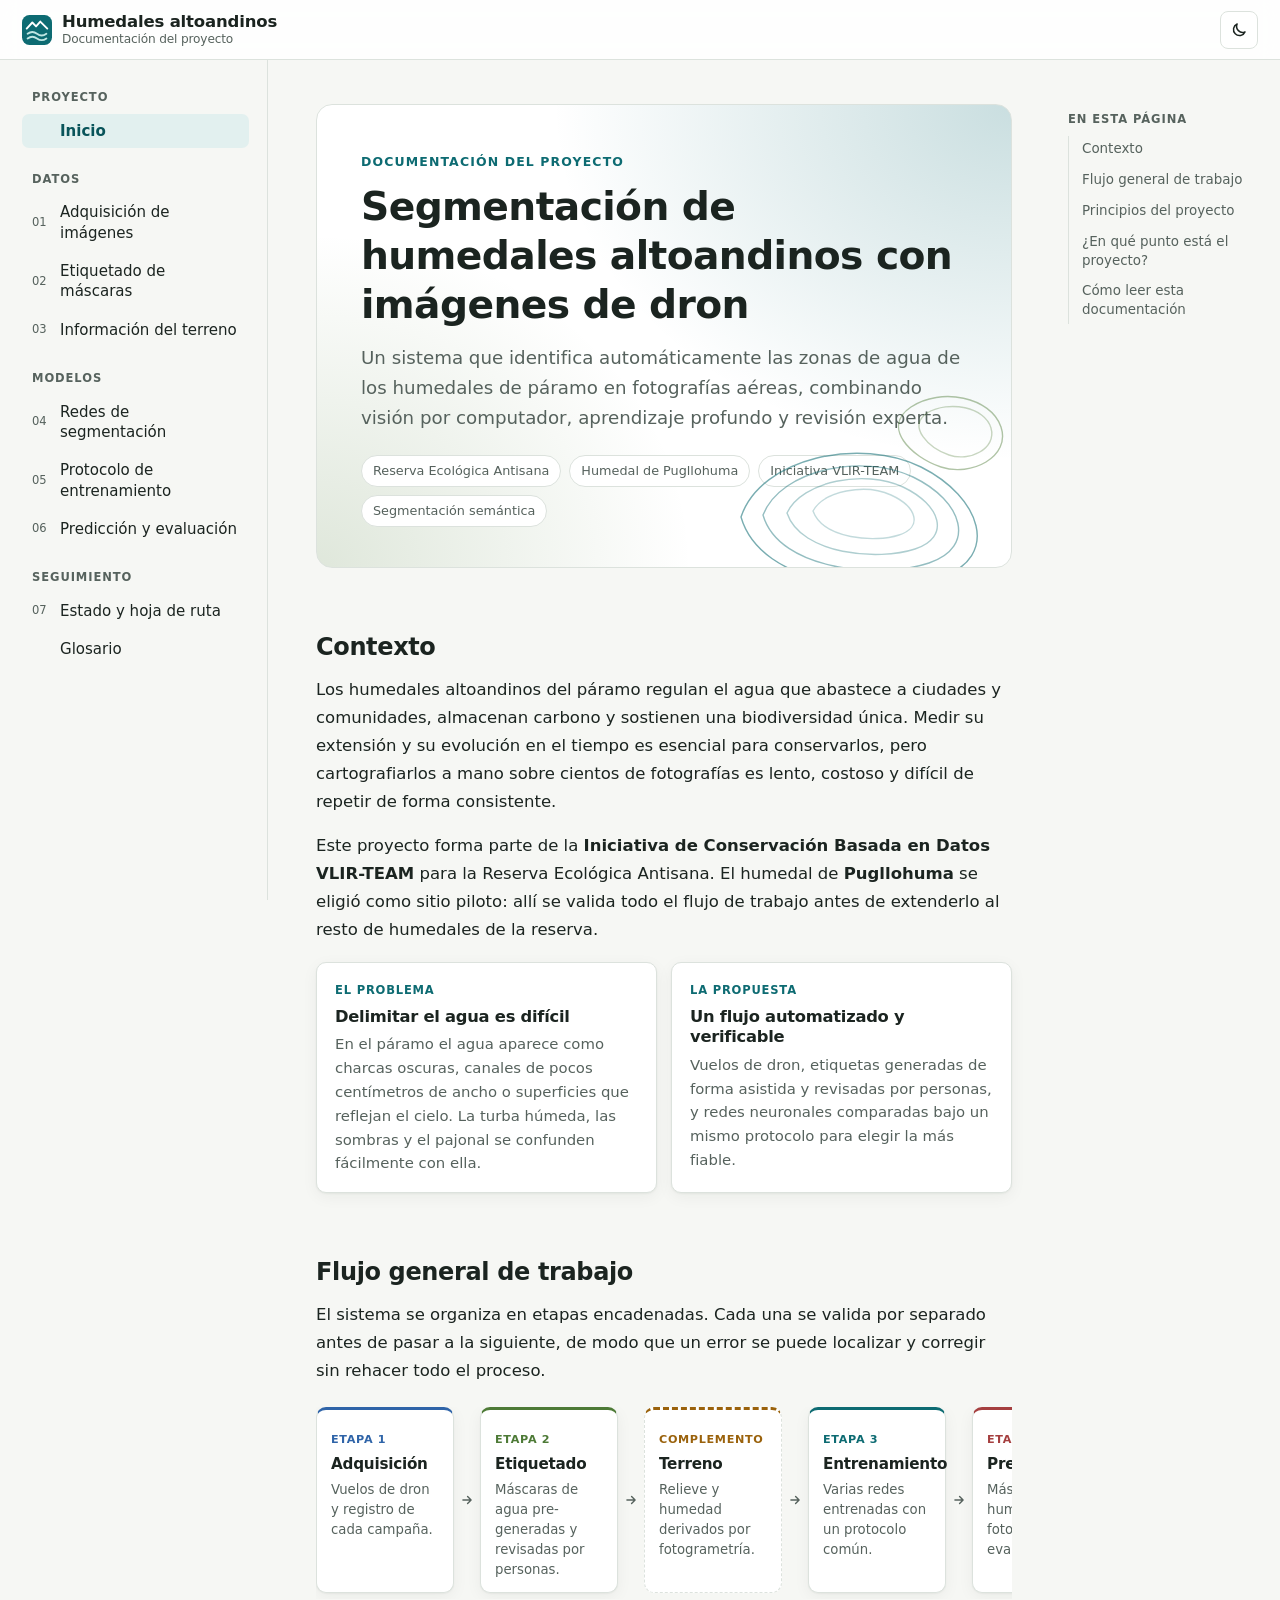
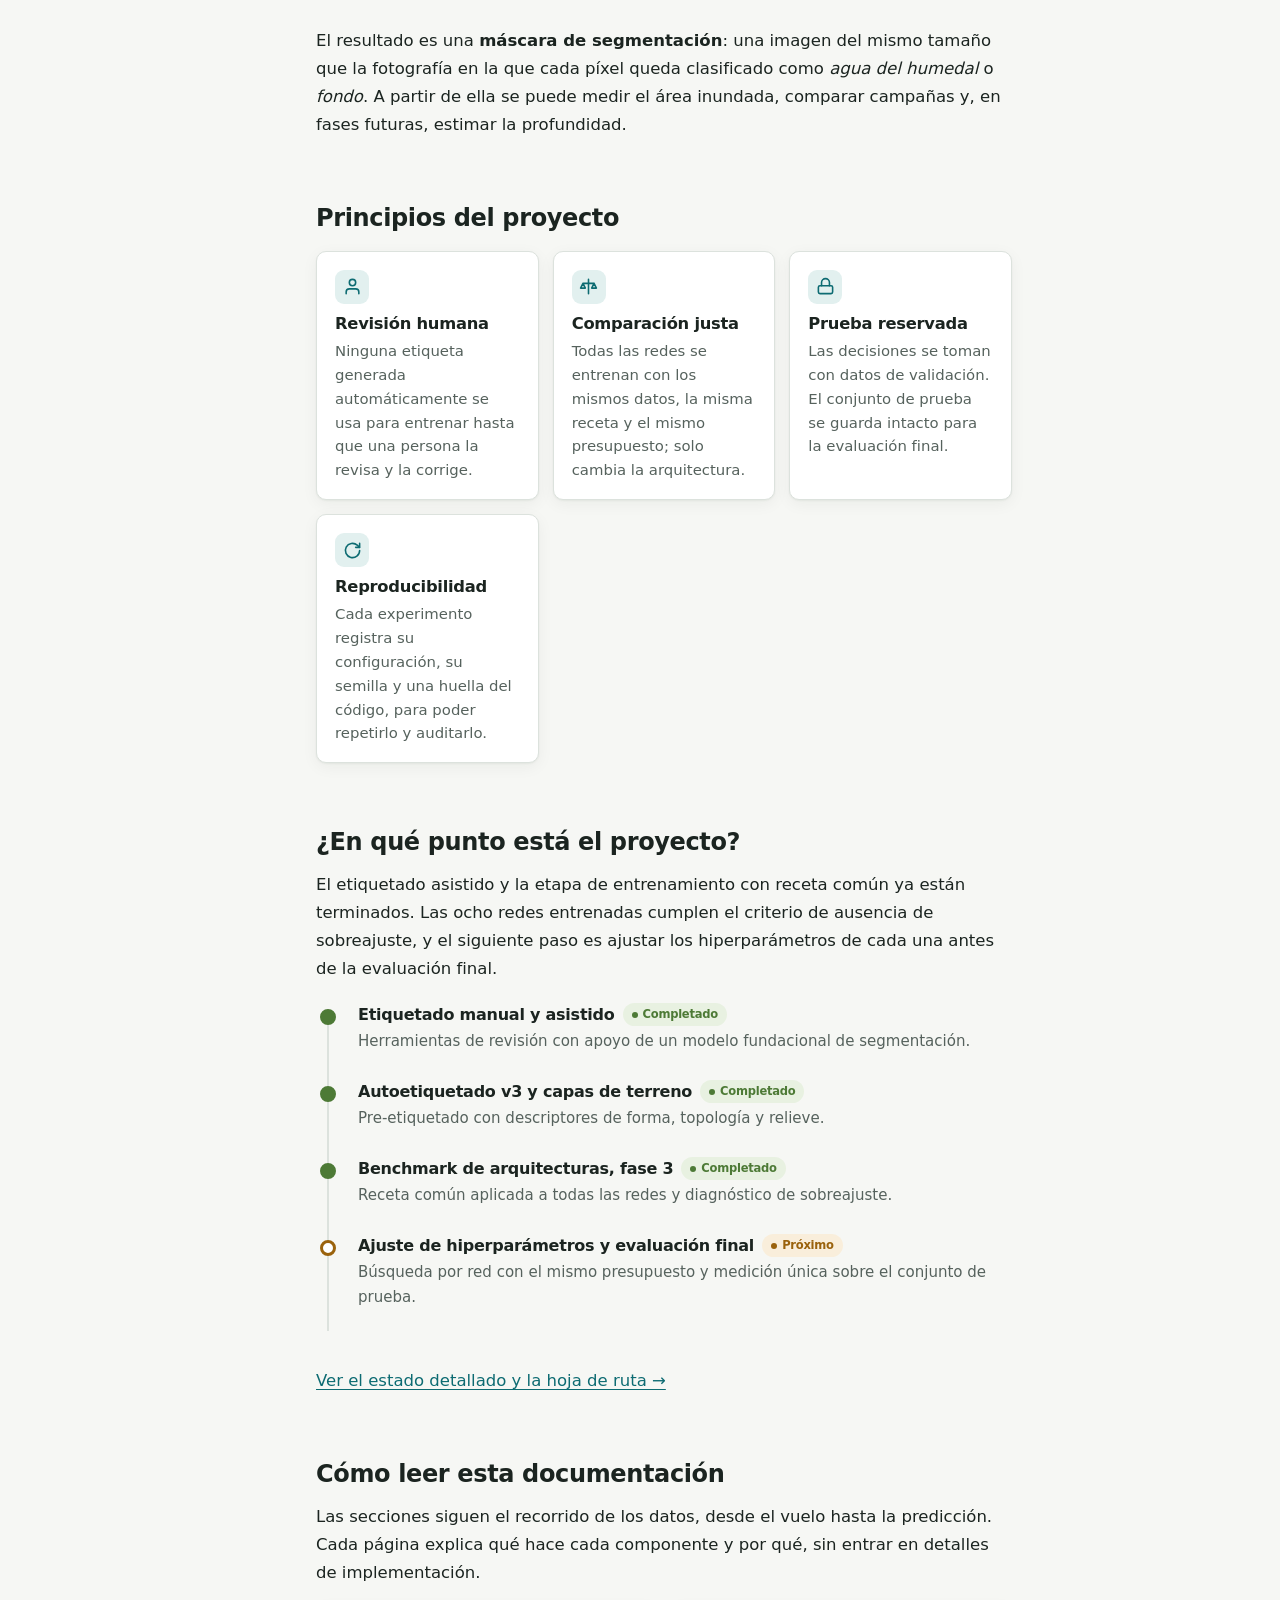
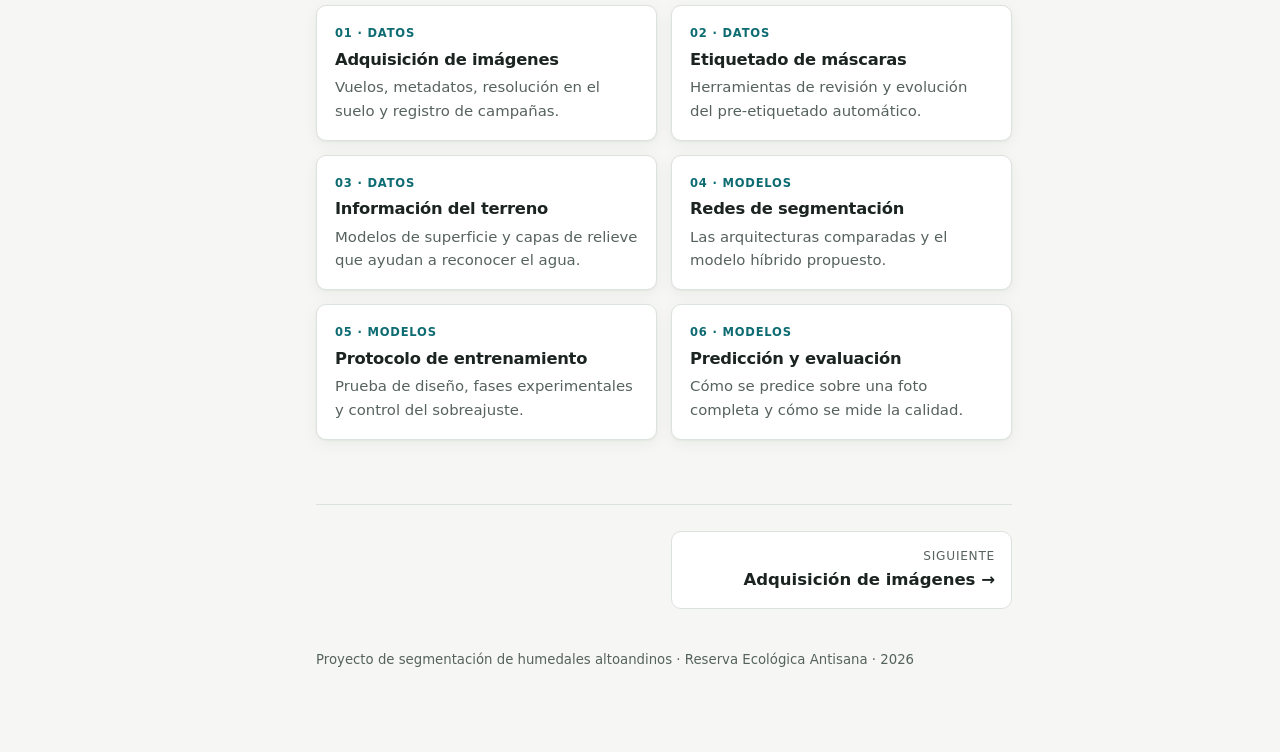
<file: index.html>
<!doctype html>
<html lang="es">
<head>
<meta charset="utf-8">
<meta name="viewport" content="width=device-width, initial-scale=1">
<title>Segmentación de humedales altoandinos · Documentación</title>
<meta name="description" content="Documentación del proyecto de segmentación de humedales altoandinos a partir de imágenes de dron y aprendizaje profundo.">
<link rel="icon" href="assets/img/icono.svg" type="image/svg+xml">
<link rel="stylesheet" href="assets/css/estilo.css">
<script>(function(){try{var t=localStorage.getItem("tema");if(!t)t=matchMedia("(prefers-color-scheme: dark)").matches?"dark":"light";document.documentElement.setAttribute("data-theme",t);}catch(e){}})();</script>
</head>
<body>
<a class="skip-link" href="#main">Saltar al contenido</a>
<header class="site-header">
  <button class="icon-btn menu-btn" id="menu-btn" aria-label="Abrir menú" aria-expanded="false"><svg viewBox="0 0 24 24" fill="none" stroke="currentColor" stroke-width="2" stroke-linecap="round"><path d="M4 7h16M4 12h16M4 17h16"/></svg></button>
  <a class="brand" href="index.html">
    <img class="brand-mark" src="assets/img/icono.svg" alt="">
    <span>Humedales altoandinos<small>Documentación del proyecto</small></span>
  </a>
  <div class="header-spacer"></div>
  <button class="icon-btn" id="theme-btn" aria-label="Cambiar tema"></button>
</header>

<div class="layout">
<nav class="sidebar" id="sidebar" aria-label="Secciones"></nav>

<main class="content" id="main">

<section class="hero wide">
  <svg class="hero-art" viewBox="0 0 340 260" aria-hidden="true">
    <g fill="none" stroke="var(--accent)" stroke-width="1.4">
      <path d="M40 170c20-60 120-80 180-50s80 90 20 110-180 10-200-60z"/>
      <path d="M62 168c18-46 100-62 150-38s64 70 16 86-150 8-166-48z" opacity=".8"/>
      <path d="M86 166c15-32 78-44 116-26s48 50 12 62-114 6-128-36z" opacity=".6"/>
      <path d="M112 164c11-20 52-28 78-16s32 32 8 40-76 4-86-24z" opacity=".45"/>
    </g>
    <g fill="none" stroke="var(--moss)" stroke-width="1.4" opacity=".8">
      <path d="M210 60c30-20 80-10 90 20s-30 50-60 40-60-40-30-60z"/>
      <path d="M226 66c22-13 58-6 64 15s-22 34-42 27-42-28-22-42z" opacity=".7"/>
    </g>
  </svg>
  <div class="eyebrow">Documentación del proyecto</div>
  <h1>Segmentación de humedales altoandinos con imágenes de dron</h1>
  <p class="lead">Un sistema que identifica automáticamente las zonas de agua de los humedales de páramo en fotografías aéreas, combinando visión por computador, aprendizaje profundo y revisión experta.</p>
  <div class="hero-tags">
    <span class="tag">Reserva Ecológica Antisana</span>
    <span class="tag">Humedal de Pugllohuma</span>
    <span class="tag">Iniciativa VLIR-TEAM</span>
    <span class="tag">Segmentación semántica</span>
  </div>
</section>

<h2 id="contexto">Contexto</h2>
<p>Los humedales altoandinos del páramo regulan el agua que abastece a ciudades y comunidades, almacenan carbono y sostienen una biodiversidad única. Medir su extensión y su evolución en el tiempo es esencial para conservarlos, pero cartografiarlos a mano sobre cientos de fotografías es lento, costoso y difícil de repetir de forma consistente.</p>
<p>Este proyecto forma parte de la <strong>Iniciativa de Conservación Basada en Datos VLIR-TEAM</strong> para la Reserva Ecológica Antisana. El humedal de <strong>Pugllohuma</strong> se eligió como sitio piloto: allí se valida todo el flujo de trabajo antes de extenderlo al resto de humedales de la reserva.</p>

<div class="cards two">
  <div class="card">
    <span class="card-kicker">El problema</span>
    <h3>Delimitar el agua es difícil</h3>
    <p>En el páramo el agua aparece como charcas oscuras, canales de pocos centímetros de ancho o superficies que reflejan el cielo. La turba húmeda, las sombras y el pajonal se confunden fácilmente con ella.</p>
  </div>
  <div class="card">
    <span class="card-kicker">La propuesta</span>
    <h3>Un flujo automatizado y verificable</h3>
    <p>Vuelos de dron, etiquetas generadas de forma asistida y revisadas por personas, y redes neuronales comparadas bajo un mismo protocolo para elegir la más fiable.</p>
  </div>
</div>

<h2 id="flujo">Flujo general de trabajo</h2>
<p>El sistema se organiza en etapas encadenadas. Cada una se valida por separado antes de pasar a la siguiente, de modo que un error se puede localizar y corregir sin rehacer todo el proceso.</p>

<div class="pipeline wide">
  <a class="step c-data" href="adquisicion.html"><span class="n">Etapa 1</span><h4>Adquisición</h4><p>Vuelos de dron y registro de cada campaña.</p></a>
  <span class="arrow"></span>
  <a class="step c-label" href="etiquetado.html"><span class="n">Etapa 2</span><h4>Etiquetado</h4><p>Máscaras de agua pre-generadas y revisadas por personas.</p></a>
  <span class="arrow"></span>
  <a class="step c-terrain optional" href="terreno.html"><span class="n">Complemento</span><h4>Terreno</h4><p>Relieve y humedad derivados por fotogrametría.</p></a>
  <span class="arrow"></span>
  <a class="step c-model" href="entrenamiento.html"><span class="n">Etapa 3</span><h4>Entrenamiento</h4><p>Varias redes entrenadas con un protocolo común.</p></a>
  <span class="arrow"></span>
  <a class="step c-eval" href="evaluacion.html"><span class="n">Etapa 4</span><h4>Predicción</h4><p>Máscara del humedal sobre fotos nuevas y evaluación.</p></a>
</div>

<p>El resultado es una <strong>máscara de segmentación</strong>: una imagen del mismo tamaño que la fotografía en la que cada píxel queda clasificado como <em>agua del humedal</em> o <em>fondo</em>. A partir de ella se puede medir el área inundada, comparar campañas y, en fases futuras, estimar la profundidad.</p>

<h2 id="principios">Principios del proyecto</h2>
<div class="cards four">
  <div class="card">
    <div class="ico"><svg viewBox="0 0 24 24" fill="none" stroke="currentColor" stroke-width="2" stroke-linecap="round" stroke-linejoin="round"><path d="M20 21v-2a4 4 0 0 0-4-4H8a4 4 0 0 0-4 4v2"/><circle cx="12" cy="7" r="4"/></svg></div>
    <h4>Revisión humana</h4>
    <p>Ninguna etiqueta generada automáticamente se usa para entrenar hasta que una persona la revisa y la corrige.</p>
  </div>
  <div class="card">
    <div class="ico"><svg viewBox="0 0 24 24" fill="none" stroke="currentColor" stroke-width="2" stroke-linecap="round" stroke-linejoin="round"><path d="M12 3v18M5 8l-3 6h6zM19 8l-3 6h6zM5 8h14"/></svg></div>
    <h4>Comparación justa</h4>
    <p>Todas las redes se entrenan con los mismos datos, la misma receta y el mismo presupuesto; solo cambia la arquitectura.</p>
  </div>
  <div class="card">
    <div class="ico"><svg viewBox="0 0 24 24" fill="none" stroke="currentColor" stroke-width="2" stroke-linecap="round" stroke-linejoin="round"><rect x="3" y="11" width="18" height="10" rx="2"/><path d="M7 11V7a5 5 0 0 1 10 0v4"/></svg></div>
    <h4>Prueba reservada</h4>
    <p>Las decisiones se toman con datos de validación. El conjunto de prueba se guarda intacto para la evaluación final.</p>
  </div>
  <div class="card">
    <div class="ico"><svg viewBox="0 0 24 24" fill="none" stroke="currentColor" stroke-width="2" stroke-linecap="round" stroke-linejoin="round"><path d="M21 12a9 9 0 1 1-3-6.7L21 8"/><path d="M21 3v5h-5"/></svg></div>
    <h4>Reproducibilidad</h4>
    <p>Cada experimento registra su configuración, su semilla y una huella del código, para poder repetirlo y auditarlo.</p>
  </div>
</div>

<h2 id="estado">¿En qué punto está el proyecto?</h2>
<p>El etiquetado asistido y la etapa de entrenamiento con receta común ya están terminados. Las ocho redes entrenadas cumplen el criterio de ausencia de sobreajuste, y el siguiente paso es ajustar los hiperparámetros de cada una antes de la evaluación final.</p>
<ul class="timeline">
  <li class="done"><h4>Etiquetado manual y asistido <span class="badge ok">Completado</span></h4><p>Herramientas de revisión con apoyo de un modelo fundacional de segmentación.</p></li>
  <li class="done"><h4>Autoetiquetado v3 y capas de terreno <span class="badge ok">Completado</span></h4><p>Pre-etiquetado con descriptores de forma, topología y relieve.</p></li>
  <li class="done"><h4>Benchmark de arquitecturas, fase 3 <span class="badge ok">Completado</span></h4><p>Receta común aplicada a todas las redes y diagnóstico de sobreajuste.</p></li>
  <li class="next"><h4>Ajuste de hiperparámetros y evaluación final <span class="badge wait">Próximo</span></h4><p>Búsqueda por red con el mismo presupuesto y medición única sobre el conjunto de prueba.</p></li>
</ul>
<p><a href="estado.html">Ver el estado detallado y la hoja de ruta →</a></p>

<h2 id="guia">Cómo leer esta documentación</h2>
<p>Las secciones siguen el recorrido de los datos, desde el vuelo hasta la predicción. Cada página explica qué hace cada componente y por qué, sin entrar en detalles de implementación.</p>
<div class="cards">
  <a class="card" href="adquisicion.html"><span class="card-kicker">01 · Datos</span><h4>Adquisición de imágenes</h4><p>Vuelos, metadatos, resolución en el suelo y registro de campañas.</p></a>
  <a class="card" href="etiquetado.html"><span class="card-kicker">02 · Datos</span><h4>Etiquetado de máscaras</h4><p>Herramientas de revisión y evolución del pre-etiquetado automático.</p></a>
  <a class="card" href="terreno.html"><span class="card-kicker">03 · Datos</span><h4>Información del terreno</h4><p>Modelos de superficie y capas de relieve que ayudan a reconocer el agua.</p></a>
  <a class="card" href="modelos.html"><span class="card-kicker">04 · Modelos</span><h4>Redes de segmentación</h4><p>Las arquitecturas comparadas y el modelo híbrido propuesto.</p></a>
  <a class="card" href="entrenamiento.html"><span class="card-kicker">05 · Modelos</span><h4>Protocolo de entrenamiento</h4><p>Prueba de diseño, fases experimentales y control del sobreajuste.</p></a>
  <a class="card" href="evaluacion.html"><span class="card-kicker">06 · Modelos</span><h4>Predicción y evaluación</h4><p>Cómo se predice sobre una foto completa y cómo se mide la calidad.</p></a>
</div>

<nav class="pager" id="pager" aria-label="Paginación"></nav>
<footer class="site-footer">Proyecto de segmentación de humedales altoandinos · Reserva Ecológica Antisana · <span id="year"></span></footer>
</main>

<aside class="toc" id="toc" aria-label="Índice de la página"></aside>
</div>
<script src="assets/js/sitio.js"></script>
</body>
</html>
</file>
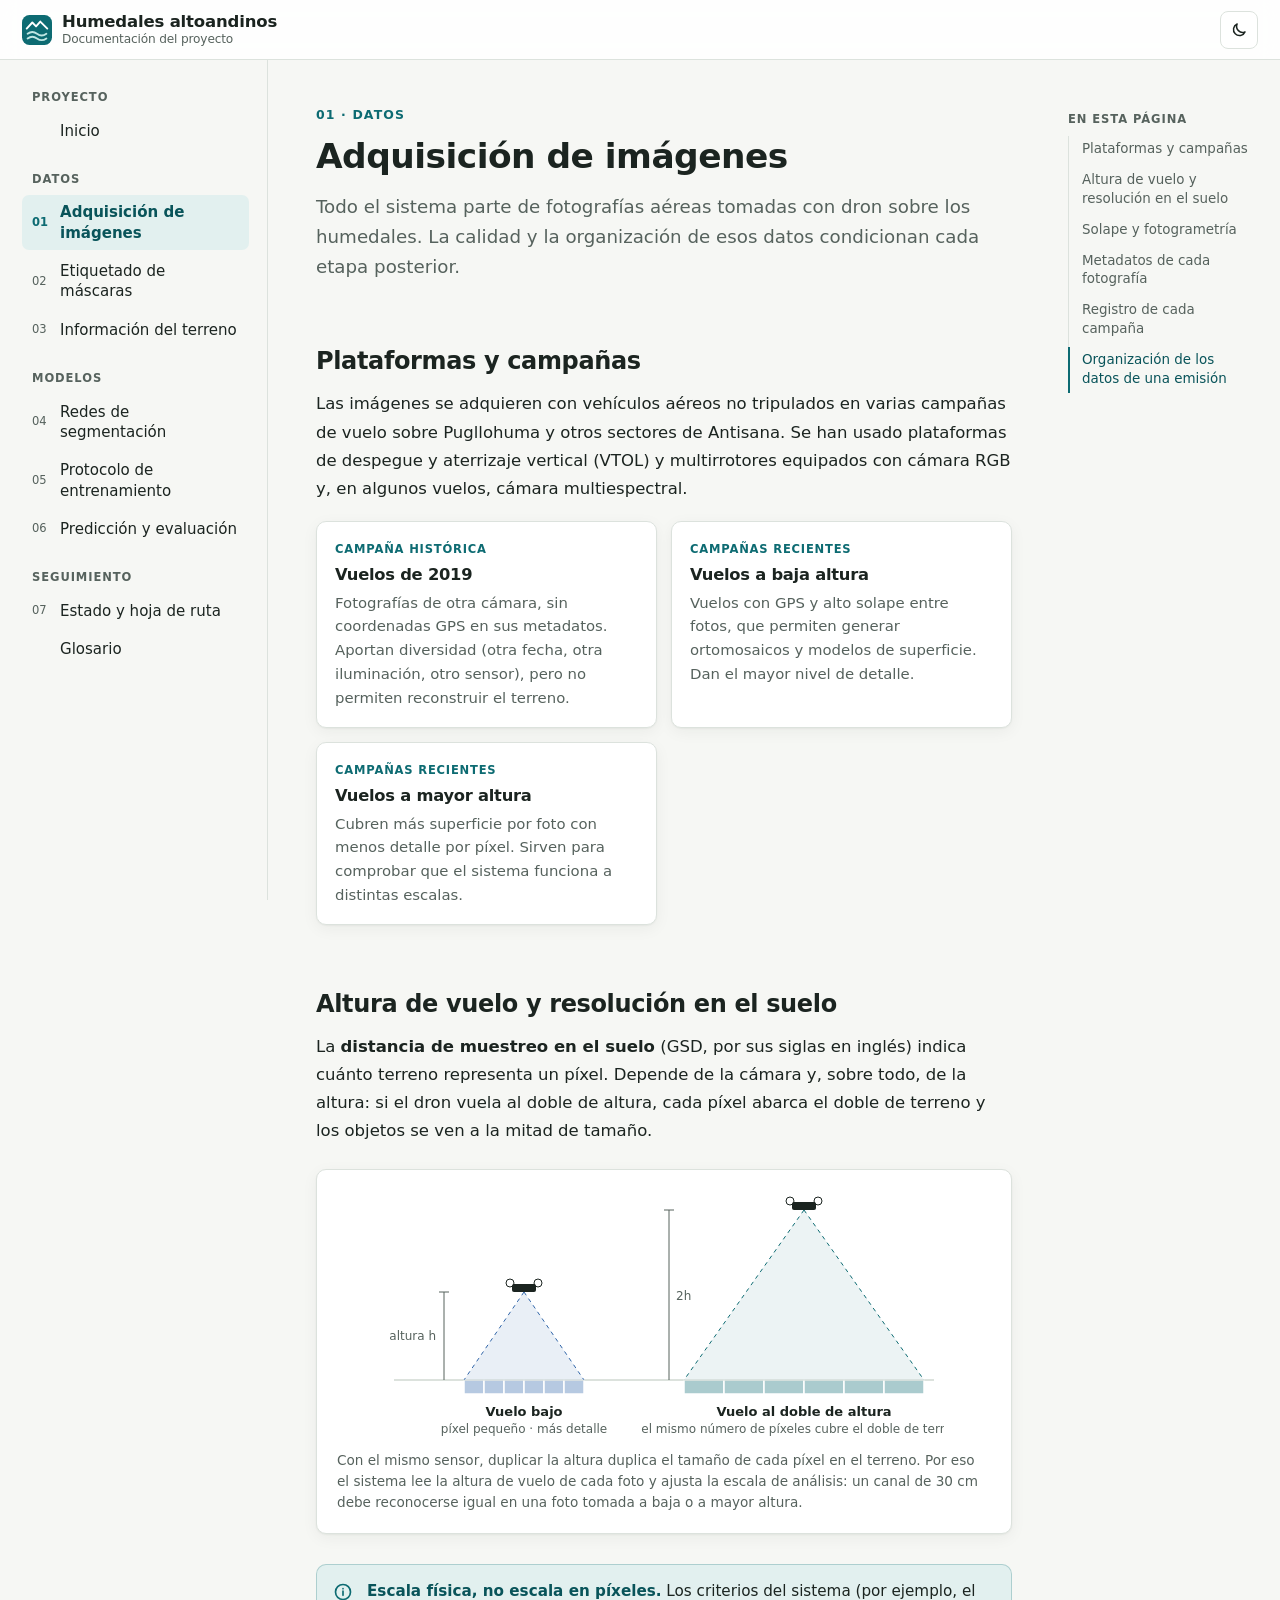
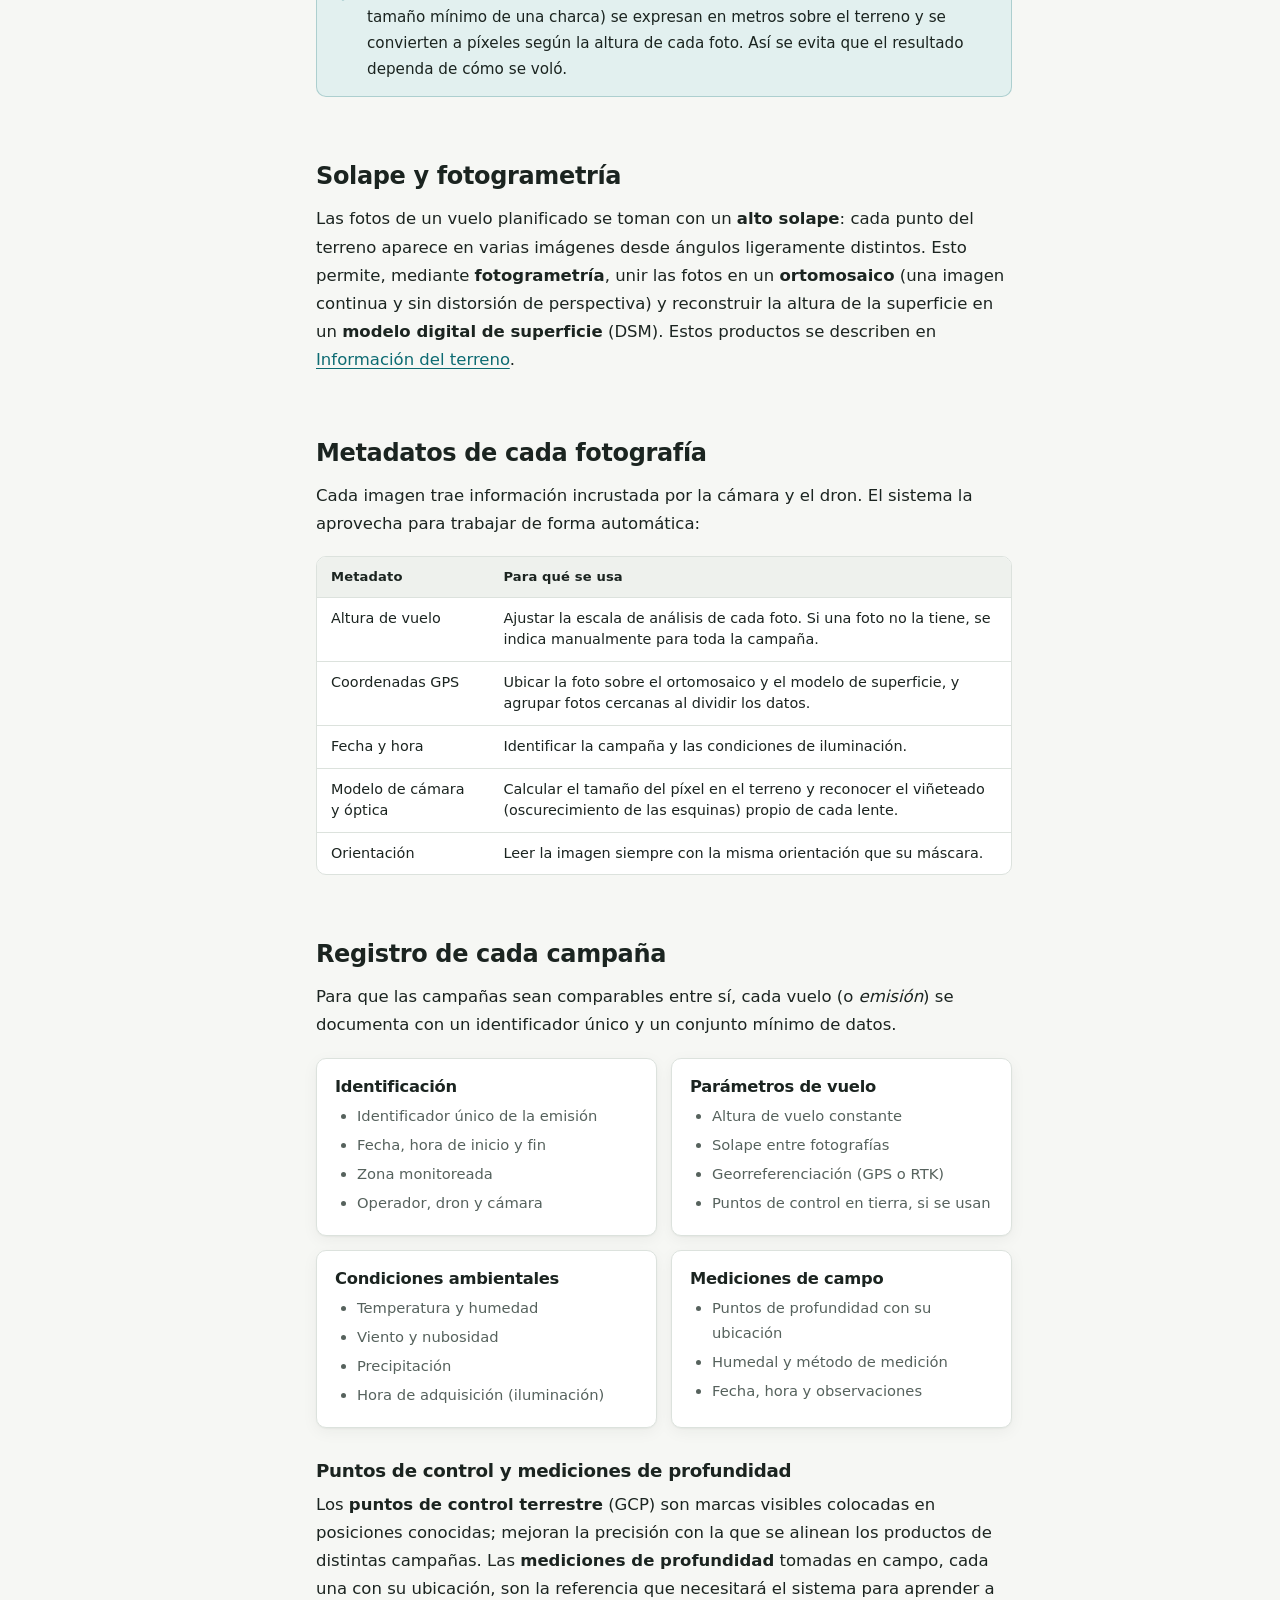
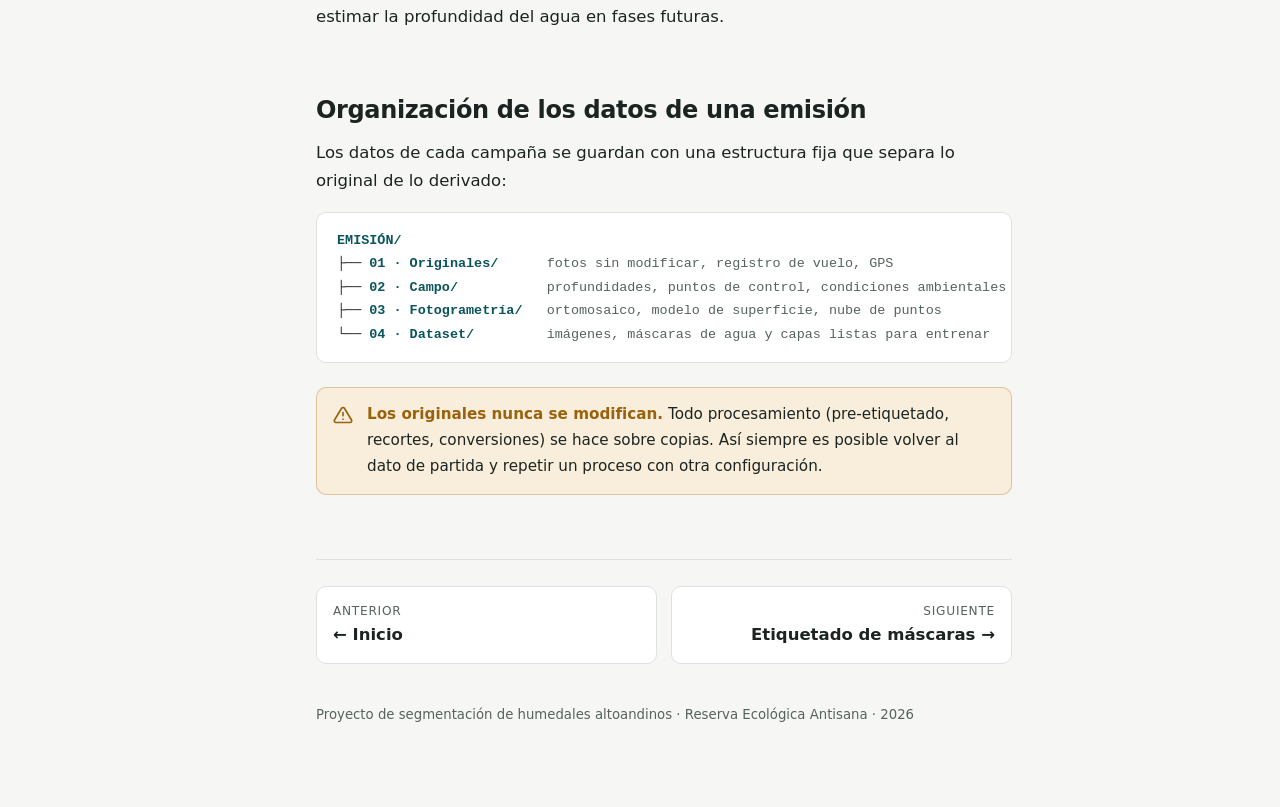
<file: adquisicion.html>
<!doctype html>
<html lang="es">
<head>
<meta charset="utf-8">
<meta name="viewport" content="width=device-width, initial-scale=1">
<title>Adquisición de imágenes · Humedales altoandinos</title>
<meta name="description" content="Cómo se obtienen y registran las fotografías aéreas de los humedales.">
<link rel="icon" href="assets/img/icono.svg" type="image/svg+xml">
<link rel="stylesheet" href="assets/css/estilo.css">
<script>(function(){try{var t=localStorage.getItem("tema");if(!t)t=matchMedia("(prefers-color-scheme: dark)").matches?"dark":"light";document.documentElement.setAttribute("data-theme",t);}catch(e){}})();</script>
</head>
<body>
<a class="skip-link" href="#main">Saltar al contenido</a>
<header class="site-header">
  <button class="icon-btn menu-btn" id="menu-btn" aria-label="Abrir menú" aria-expanded="false"><svg viewBox="0 0 24 24" fill="none" stroke="currentColor" stroke-width="2" stroke-linecap="round"><path d="M4 7h16M4 12h16M4 17h16"/></svg></button>
  <a class="brand" href="index.html"><img class="brand-mark" src="assets/img/icono.svg" alt=""><span>Humedales altoandinos<small>Documentación del proyecto</small></span></a>
  <div class="header-spacer"></div>
  <button class="icon-btn" id="theme-btn" aria-label="Cambiar tema"></button>
</header>

<div class="layout">
<nav class="sidebar" id="sidebar" aria-label="Secciones"></nav>

<main class="content" id="main">
<div class="eyebrow">01 · Datos</div>
<h1>Adquisición de imágenes</h1>
<p class="lead">Todo el sistema parte de fotografías aéreas tomadas con dron sobre los humedales. La calidad y la organización de esos datos condicionan cada etapa posterior.</p>

<h2>Plataformas y campañas</h2>
<p>Las imágenes se adquieren con vehículos aéreos no tripulados en varias campañas de vuelo sobre Pugllohuma y otros sectores de Antisana. Se han usado plataformas de despegue y aterrizaje vertical (VTOL) y multirrotores equipados con cámara RGB y, en algunos vuelos, cámara multiespectral.</p>
<div class="cards">
  <div class="card">
    <span class="card-kicker">Campaña histórica</span>
    <h4>Vuelos de 2019</h4>
    <p>Fotografías de otra cámara, sin coordenadas GPS en sus metadatos. Aportan diversidad (otra fecha, otra iluminación, otro sensor), pero no permiten reconstruir el terreno.</p>
  </div>
  <div class="card">
    <span class="card-kicker">Campañas recientes</span>
    <h4>Vuelos a baja altura</h4>
    <p>Vuelos con GPS y alto solape entre fotos, que permiten generar ortomosaicos y modelos de superficie. Dan el mayor nivel de detalle.</p>
  </div>
  <div class="card">
    <span class="card-kicker">Campañas recientes</span>
    <h4>Vuelos a mayor altura</h4>
    <p>Cubren más superficie por foto con menos detalle por píxel. Sirven para comprobar que el sistema funciona a distintas escalas.</p>
  </div>
</div>

<h2>Altura de vuelo y resolución en el suelo</h2>
<p>La <strong>distancia de muestreo en el suelo</strong> (GSD, por sus siglas en inglés) indica cuánto terreno representa un píxel. Depende de la cámara y, sobre todo, de la altura: si el dron vuela al doble de altura, cada píxel abarca el doble de terreno y los objetos se ven a la mitad de tamaño.</p>

<figure class="panel">
  <svg viewBox="0 0 560 250" width="560" role="img" aria-label="Comparación de la huella de una foto a baja y a mayor altura">
    <line x1="10" y1="190" x2="550" y2="190" stroke="var(--border)" stroke-width="2"/>
    <!-- Panel A -->
    <g>
      <path d="M140 102 L80 190 L200 190 Z" fill="var(--sky)" opacity=".10"/>
      <path d="M140 102 L80 190 M140 102 L200 190" stroke="var(--sky)" stroke-dasharray="4 4" fill="none"/>
      <rect x="128" y="94" width="24" height="8" rx="2" fill="var(--text)"/>
      <circle cx="126" cy="93" r="4" fill="none" stroke="var(--text)"/><circle cx="154" cy="93" r="4" fill="none" stroke="var(--text)"/>
      <g fill="var(--sky)" opacity=".35" stroke="var(--surface)" stroke-width="1.5">
        <rect x="80" y="190" width="20" height="14"/><rect x="100" y="190" width="20" height="14"/><rect x="120" y="190" width="20" height="14"/>
        <rect x="140" y="190" width="20" height="14"/><rect x="160" y="190" width="20" height="14"/><rect x="180" y="190" width="20" height="14"/>
      </g>
      <line x1="60" y1="102" x2="60" y2="190" stroke="var(--muted)"/><line x1="55" y1="102" x2="65" y2="102" stroke="var(--muted)"/>
      <text x="52" y="150" text-anchor="end" class="svg-muted" font-size="12">altura h</text>
      <text x="140" y="226" text-anchor="middle" class="svg-text" font-size="13" font-weight="600">Vuelo bajo</text>
      <text x="140" y="243" text-anchor="middle" class="svg-muted" font-size="12">píxel pequeño · más detalle</text>
    </g>
    <!-- Panel B -->
    <g>
      <path d="M420 20 L300 190 L540 190 Z" fill="var(--accent)" opacity=".08"/>
      <path d="M420 20 L300 190 M420 20 L540 190" stroke="var(--accent)" stroke-dasharray="4 4" fill="none"/>
      <rect x="408" y="12" width="24" height="8" rx="2" fill="var(--text)"/>
      <circle cx="406" cy="11" r="4" fill="none" stroke="var(--text)"/><circle cx="434" cy="11" r="4" fill="none" stroke="var(--text)"/>
      <g fill="var(--accent)" opacity=".35" stroke="var(--surface)" stroke-width="1.5">
        <rect x="300" y="190" width="40" height="14"/><rect x="340" y="190" width="40" height="14"/><rect x="380" y="190" width="40" height="14"/>
        <rect x="420" y="190" width="40" height="14"/><rect x="460" y="190" width="40" height="14"/><rect x="500" y="190" width="40" height="14"/>
      </g>
      <line x1="285" y1="20" x2="285" y2="190" stroke="var(--muted)"/><line x1="280" y1="20" x2="290" y2="20" stroke="var(--muted)"/>
      <text x="292" y="110" class="svg-muted" font-size="12">2h</text>
      <text x="420" y="226" text-anchor="middle" class="svg-text" font-size="13" font-weight="600">Vuelo al doble de altura</text>
      <text x="420" y="243" text-anchor="middle" class="svg-muted" font-size="12">el mismo número de píxeles cubre el doble de terreno</text>
    </g>
  </svg>
  <figcaption>Con el mismo sensor, duplicar la altura duplica el tamaño de cada píxel en el terreno. Por eso el sistema lee la altura de vuelo de cada foto y ajusta la escala de análisis: un canal de 30 cm debe reconocerse igual en una foto tomada a baja o a mayor altura.</figcaption>
</figure>

<div class="callout">
  <svg viewBox="0 0 24 24" fill="none" stroke="currentColor" stroke-width="2"><circle cx="12" cy="12" r="9"/><path d="M12 11v5M12 8h.01" stroke-linecap="round"/></svg>
  <div><p><strong>Escala física, no escala en píxeles.</strong> Los criterios del sistema (por ejemplo, el tamaño mínimo de una charca) se expresan en metros sobre el terreno y se convierten a píxeles según la altura de cada foto. Así se evita que el resultado dependa de cómo se voló.</p></div>
</div>

<h2>Solape y fotogrametría</h2>
<p>Las fotos de un vuelo planificado se toman con un <strong>alto solape</strong>: cada punto del terreno aparece en varias imágenes desde ángulos ligeramente distintos. Esto permite, mediante <strong>fotogrametría</strong>, unir las fotos en un <strong>ortomosaico</strong> (una imagen continua y sin distorsión de perspectiva) y reconstruir la altura de la superficie en un <strong>modelo digital de superficie</strong> (DSM). Estos productos se describen en <a href="terreno.html">Información del terreno</a>.</p>

<h2>Metadatos de cada fotografía</h2>
<p>Cada imagen trae información incrustada por la cámara y el dron. El sistema la aprovecha para trabajar de forma automática:</p>
<div class="table-wrap">
<table>
  <thead><tr><th>Metadato</th><th>Para qué se usa</th></tr></thead>
  <tbody>
    <tr><td>Altura de vuelo</td><td>Ajustar la escala de análisis de cada foto. Si una foto no la tiene, se indica manualmente para toda la campaña.</td></tr>
    <tr><td>Coordenadas GPS</td><td>Ubicar la foto sobre el ortomosaico y el modelo de superficie, y agrupar fotos cercanas al dividir los datos.</td></tr>
    <tr><td>Fecha y hora</td><td>Identificar la campaña y las condiciones de iluminación.</td></tr>
    <tr><td>Modelo de cámara y óptica</td><td>Calcular el tamaño del píxel en el terreno y reconocer el viñeteado (oscurecimiento de las esquinas) propio de cada lente.</td></tr>
    <tr><td>Orientación</td><td>Leer la imagen siempre con la misma orientación que su máscara.</td></tr>
  </tbody>
</table>
</div>

<h2>Registro de cada campaña</h2>
<p>Para que las campañas sean comparables entre sí, cada vuelo (o <em>emisión</em>) se documenta con un identificador único y un conjunto mínimo de datos.</p>
<div class="cards two">
  <div class="card"><h4>Identificación</h4><ul><li>Identificador único de la emisión</li><li>Fecha, hora de inicio y fin</li><li>Zona monitoreada</li><li>Operador, dron y cámara</li></ul></div>
  <div class="card"><h4>Parámetros de vuelo</h4><ul><li>Altura de vuelo constante</li><li>Solape entre fotografías</li><li>Georreferenciación (GPS o RTK)</li><li>Puntos de control en tierra, si se usan</li></ul></div>
  <div class="card"><h4>Condiciones ambientales</h4><ul><li>Temperatura y humedad</li><li>Viento y nubosidad</li><li>Precipitación</li><li>Hora de adquisición (iluminación)</li></ul></div>
  <div class="card"><h4>Mediciones de campo</h4><ul><li>Puntos de profundidad con su ubicación</li><li>Humedal y método de medición</li><li>Fecha, hora y observaciones</li></ul></div>
</div>

<h3>Puntos de control y mediciones de profundidad</h3>
<p>Los <strong>puntos de control terrestre</strong> (GCP) son marcas visibles colocadas en posiciones conocidas; mejoran la precisión con la que se alinean los productos de distintas campañas. Las <strong>mediciones de profundidad</strong> tomadas en campo, cada una con su ubicación, son la referencia que necesitará el sistema para aprender a estimar la profundidad del agua en fases futuras.</p>

<h2>Organización de los datos de una emisión</h2>
<p>Los datos de cada campaña se guardan con una estructura fija que separa lo original de lo derivado:</p>
<div class="tree"><span class="d">EMISIÓN/</span>
├── <span class="d">01 · Originales/</span>      <span class="c">fotos sin modificar, registro de vuelo, GPS</span>
├── <span class="d">02 · Campo/</span>           <span class="c">profundidades, puntos de control, condiciones ambientales</span>
├── <span class="d">03 · Fotogrametría/</span>   <span class="c">ortomosaico, modelo de superficie, nube de puntos</span>
└── <span class="d">04 · Dataset/</span>         <span class="c">imágenes, máscaras de agua y capas listas para entrenar</span></div>

<div class="callout warn">
  <svg viewBox="0 0 24 24" fill="none" stroke="currentColor" stroke-width="2" stroke-linecap="round" stroke-linejoin="round"><path d="M10.3 3.9 1.8 18a2 2 0 0 0 1.7 3h17a2 2 0 0 0 1.7-3L13.7 3.9a2 2 0 0 0-3.4 0zM12 9v4M12 17h.01"/></svg>
  <div><p><strong>Los originales nunca se modifican.</strong> Todo procesamiento (pre-etiquetado, recortes, conversiones) se hace sobre copias. Así siempre es posible volver al dato de partida y repetir un proceso con otra configuración.</p></div>
</div>

<nav class="pager" id="pager" aria-label="Paginación"></nav>
<footer class="site-footer">Proyecto de segmentación de humedales altoandinos · Reserva Ecológica Antisana · <span id="year"></span></footer>
</main>

<aside class="toc" id="toc" aria-label="Índice de la página"></aside>
</div>
<script src="assets/js/sitio.js"></script>
</body>
</html>
</file>
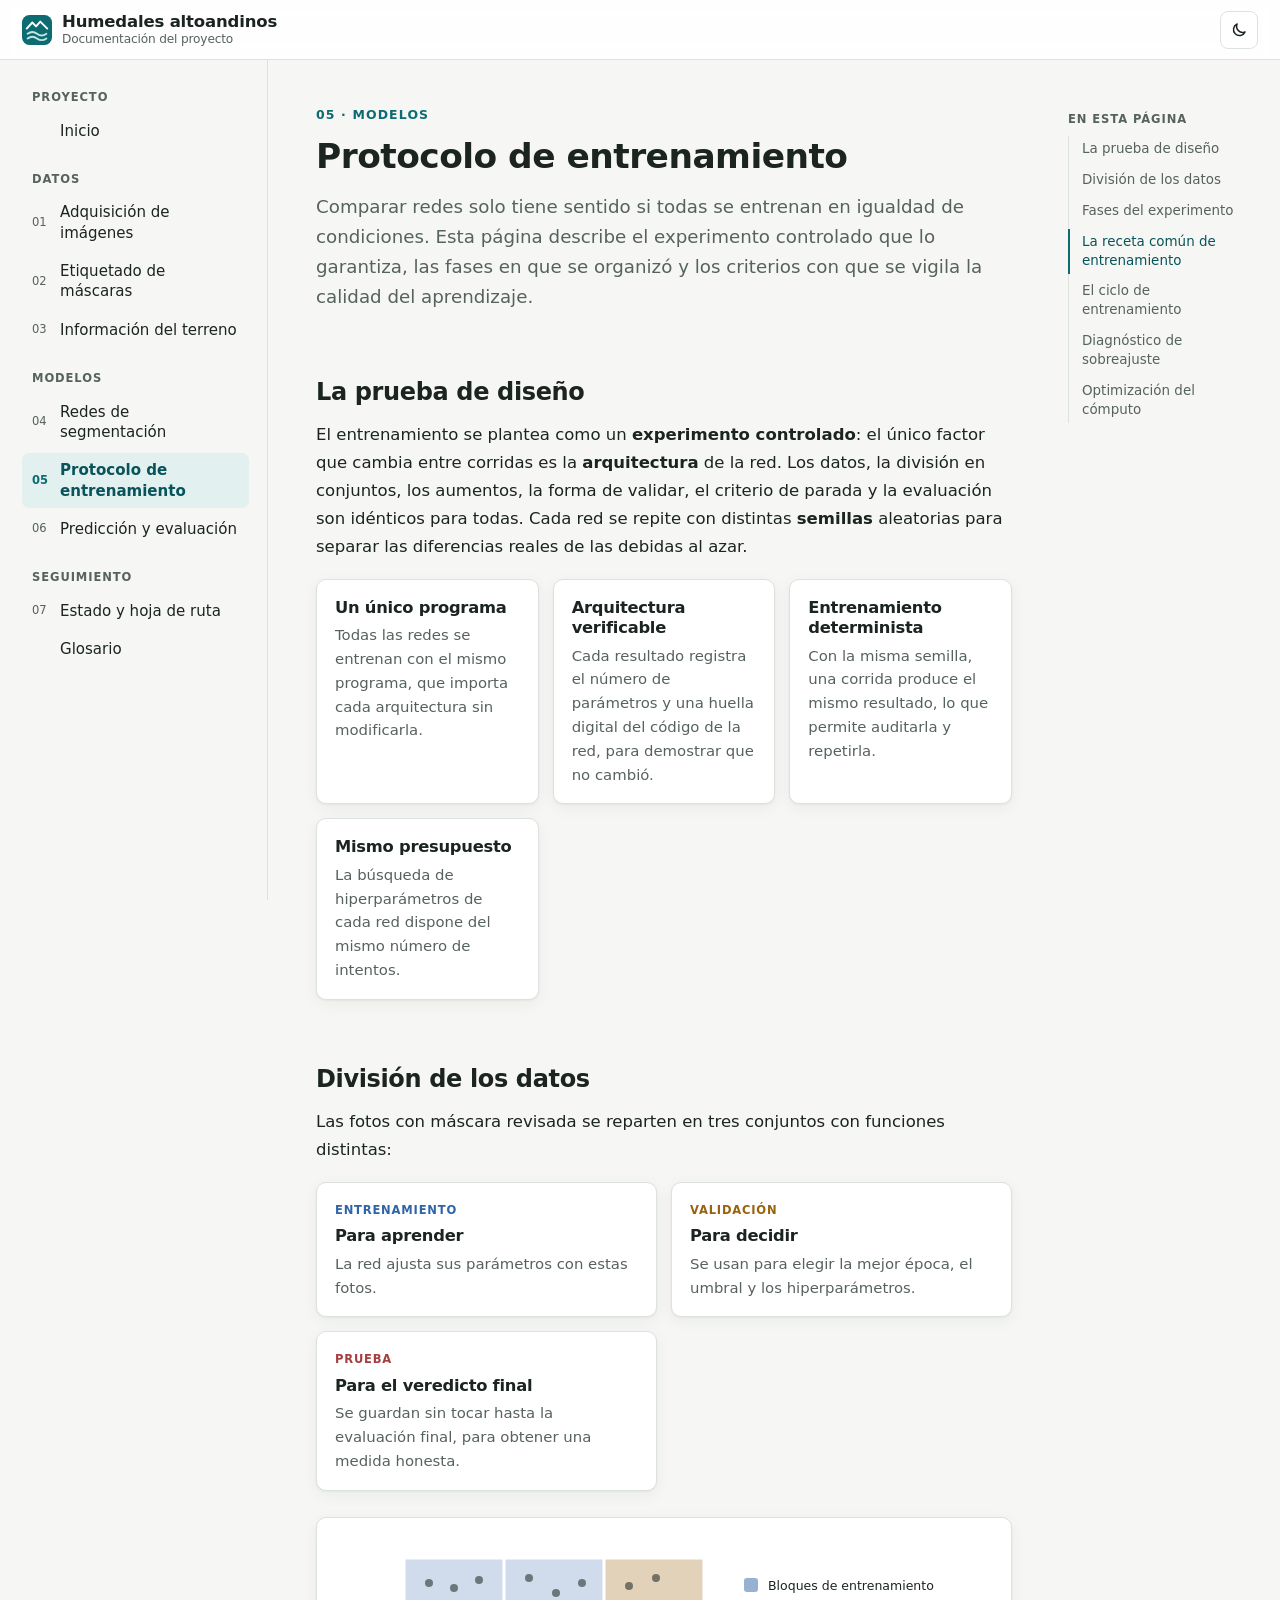
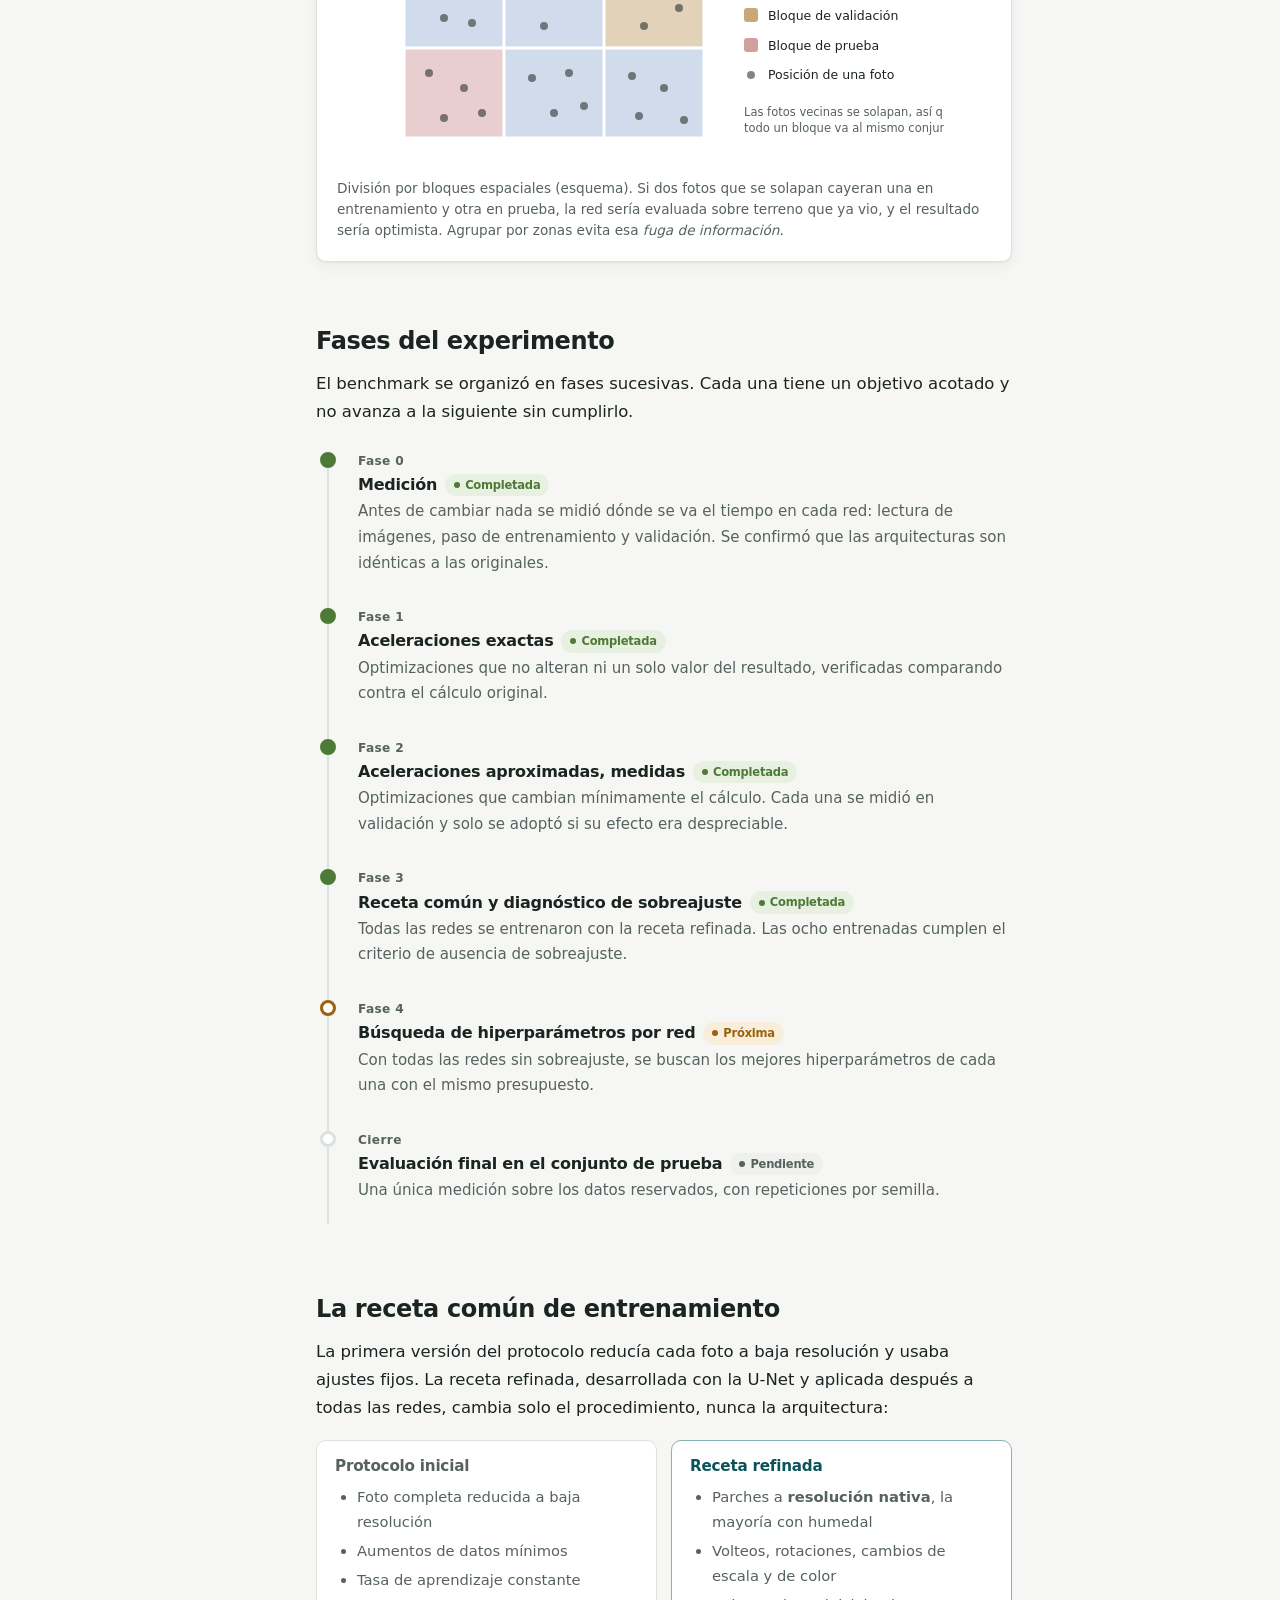
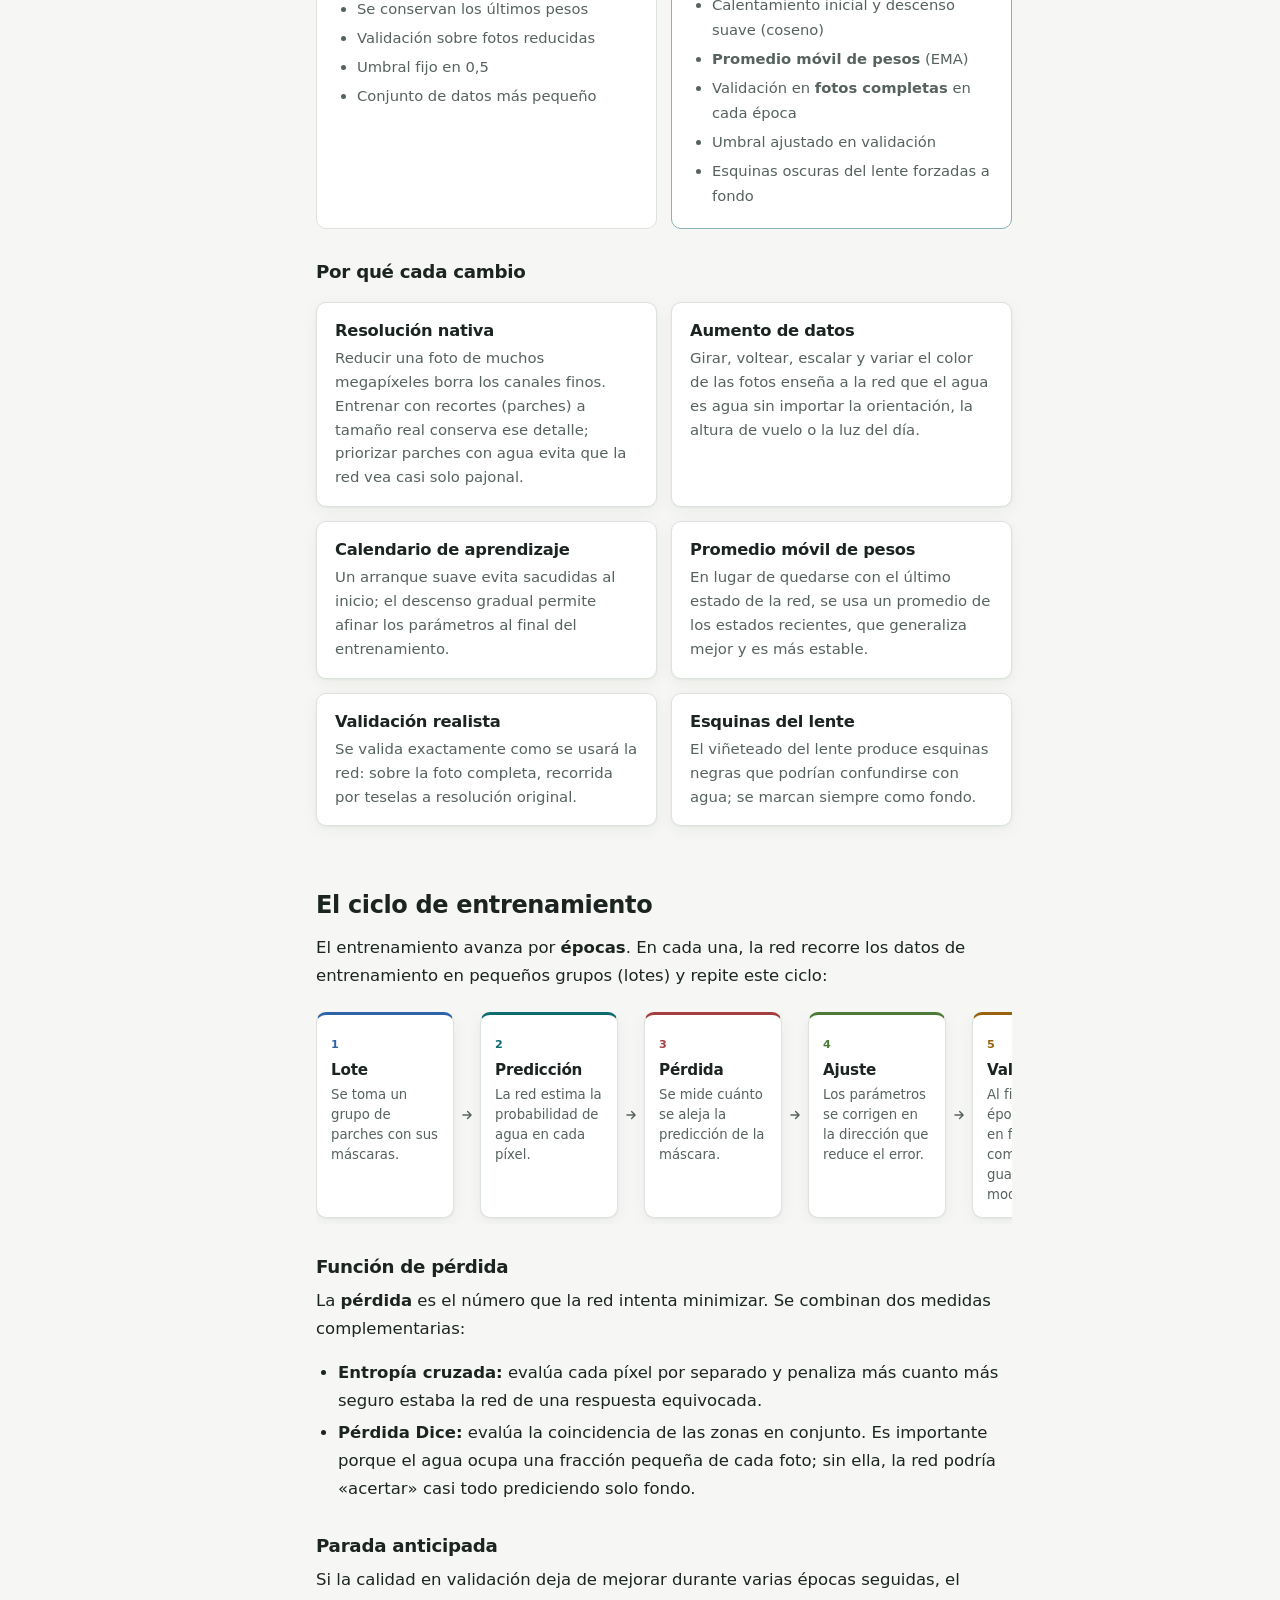
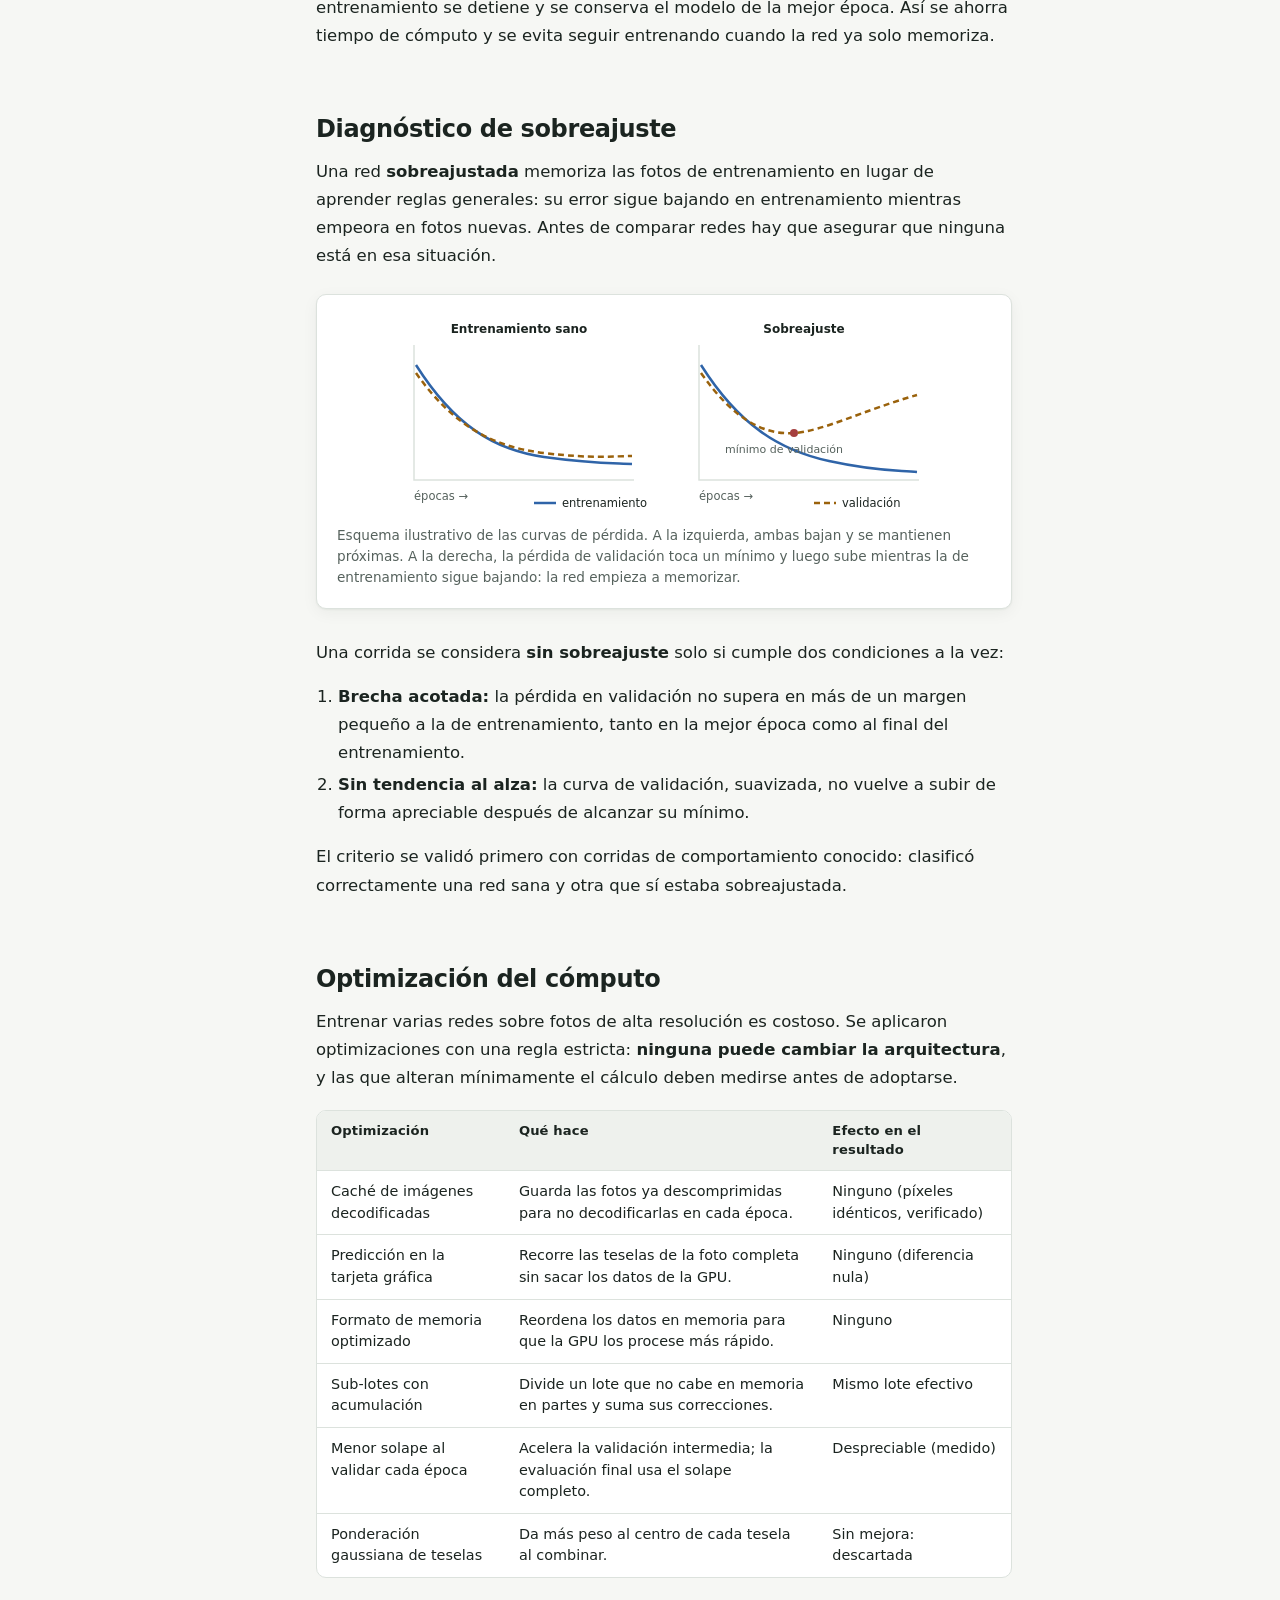
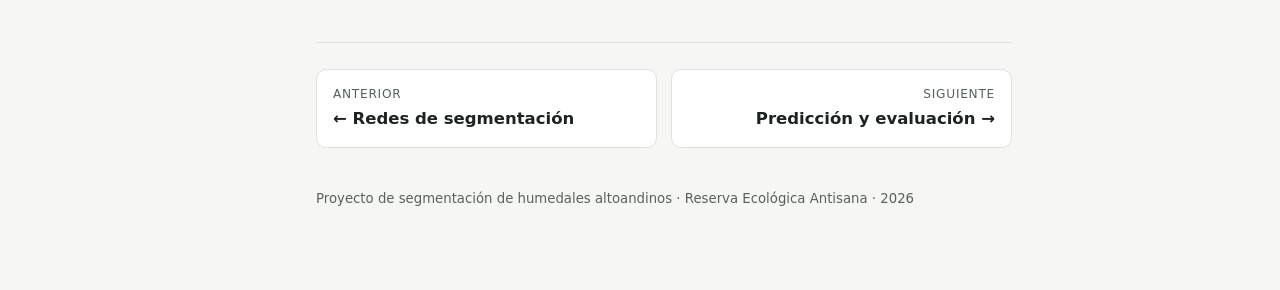
<file: entrenamiento.html>
<!doctype html>
<html lang="es">
<head>
<meta charset="utf-8">
<meta name="viewport" content="width=device-width, initial-scale=1">
<title>Protocolo de entrenamiento · Humedales altoandinos</title>
<meta name="description" content="Prueba de diseño, fases experimentales, receta común de entrenamiento y control del sobreajuste.">
<link rel="icon" href="assets/img/icono.svg" type="image/svg+xml">
<link rel="stylesheet" href="assets/css/estilo.css">
<script>(function(){try{var t=localStorage.getItem("tema");if(!t)t=matchMedia("(prefers-color-scheme: dark)").matches?"dark":"light";document.documentElement.setAttribute("data-theme",t);}catch(e){}})();</script>
</head>
<body>
<a class="skip-link" href="#main">Saltar al contenido</a>
<header class="site-header">
  <button class="icon-btn menu-btn" id="menu-btn" aria-label="Abrir menú" aria-expanded="false"><svg viewBox="0 0 24 24" fill="none" stroke="currentColor" stroke-width="2" stroke-linecap="round"><path d="M4 7h16M4 12h16M4 17h16"/></svg></button>
  <a class="brand" href="index.html"><img class="brand-mark" src="assets/img/icono.svg" alt=""><span>Humedales altoandinos<small>Documentación del proyecto</small></span></a>
  <div class="header-spacer"></div>
  <button class="icon-btn" id="theme-btn" aria-label="Cambiar tema"></button>
</header>

<div class="layout">
<nav class="sidebar" id="sidebar" aria-label="Secciones"></nav>

<main class="content" id="main">
<div class="eyebrow">05 · Modelos</div>
<h1>Protocolo de entrenamiento</h1>
<p class="lead">Comparar redes solo tiene sentido si todas se entrenan en igualdad de condiciones. Esta página describe el experimento controlado que lo garantiza, las fases en que se organizó y los criterios con que se vigila la calidad del aprendizaje.</p>

<h2>La prueba de diseño</h2>
<p>El entrenamiento se plantea como un <strong>experimento controlado</strong>: el único factor que cambia entre corridas es la <strong>arquitectura</strong> de la red. Los datos, la división en conjuntos, los aumentos, la forma de validar, el criterio de parada y la evaluación son idénticos para todas. Cada red se repite con distintas <strong>semillas</strong> aleatorias para separar las diferencias reales de las debidas al azar.</p>

<div class="cards four">
  <div class="card"><h4>Un único programa</h4><p>Todas las redes se entrenan con el mismo programa, que importa cada arquitectura sin modificarla.</p></div>
  <div class="card"><h4>Arquitectura verificable</h4><p>Cada resultado registra el número de parámetros y una huella digital del código de la red, para demostrar que no cambió.</p></div>
  <div class="card"><h4>Entrenamiento determinista</h4><p>Con la misma semilla, una corrida produce el mismo resultado, lo que permite auditarla y repetirla.</p></div>
  <div class="card"><h4>Mismo presupuesto</h4><p>La búsqueda de hiperparámetros de cada red dispone del mismo número de intentos.</p></div>
</div>

<h2>División de los datos</h2>
<p>Las fotos con máscara revisada se reparten en tres conjuntos con funciones distintas:</p>
<div class="cards">
  <div class="card"><span class="card-kicker" style="color:var(--sky)">Entrenamiento</span><h4>Para aprender</h4><p>La red ajusta sus parámetros con estas fotos.</p></div>
  <div class="card"><span class="card-kicker" style="color:var(--amber)">Validación</span><h4>Para decidir</h4><p>Se usan para elegir la mejor época, el umbral y los hiperparámetros.</p></div>
  <div class="card"><span class="card-kicker" style="color:var(--rose)">Prueba</span><h4>Para el veredicto final</h4><p>Se guardan sin tocar hasta la evaluación final, para obtener una medida honesta.</p></div>
</div>

<figure class="panel">
  <svg viewBox="0 0 560 230" width="560" role="img" aria-label="División de las fotos en bloques espaciales">
    <g stroke="var(--surface)" stroke-width="3">
      <rect x="20" y="20" width="100" height="90" fill="var(--sky)" opacity=".22"/>
      <rect x="120" y="20" width="100" height="90" fill="var(--sky)" opacity=".22"/>
      <rect x="220" y="20" width="100" height="90" fill="var(--amber)" opacity=".28"/>
      <rect x="20" y="110" width="100" height="90" fill="var(--rose)" opacity=".25"/>
      <rect x="120" y="110" width="100" height="90" fill="var(--sky)" opacity=".22"/>
      <rect x="220" y="110" width="100" height="90" fill="var(--sky)" opacity=".22"/>
    </g>
    <g fill="var(--text)" opacity=".55">
      <circle cx="45" cy="45" r="4"/><circle cx="70" cy="50" r="4"/><circle cx="95" cy="42" r="4"/><circle cx="60" cy="80" r="4"/><circle cx="88" cy="85" r="4"/>
      <circle cx="145" cy="40" r="4"/><circle cx="172" cy="55" r="4"/><circle cx="198" cy="45" r="4"/><circle cx="160" cy="88" r="4"/>
      <circle cx="245" cy="48" r="4"/><circle cx="272" cy="40" r="4"/><circle cx="295" cy="70" r="4"/><circle cx="260" cy="88" r="4"/>
      <circle cx="45" cy="135" r="4"/><circle cx="80" cy="150" r="4"/><circle cx="60" cy="180" r="4"/><circle cx="98" cy="175" r="4"/>
      <circle cx="148" cy="140" r="4"/><circle cx="185" cy="135" r="4"/><circle cx="170" cy="175" r="4"/><circle cx="200" cy="168" r="4"/>
      <circle cx="248" cy="138" r="4"/><circle cx="280" cy="150" r="4"/><circle cx="300" cy="182" r="4"/><circle cx="255" cy="178" r="4"/>
    </g>
    <g font-size="12.5">
      <rect x="360" y="40" width="14" height="14" rx="3" fill="var(--sky)" opacity=".5"/><text x="384" y="52" class="svg-text">Bloques de entrenamiento</text>
      <rect x="360" y="70" width="14" height="14" rx="3" fill="var(--amber)" opacity=".55"/><text x="384" y="82" class="svg-text">Bloque de validación</text>
      <rect x="360" y="100" width="14" height="14" rx="3" fill="var(--rose)" opacity=".5"/><text x="384" y="112" class="svg-text">Bloque de prueba</text>
      <circle cx="367" cy="137" r="4" fill="var(--text)" opacity=".55"/><text x="384" y="141" class="svg-text">Posición de una foto</text>
    </g>
    <text x="360" y="178" class="svg-muted" font-size="11.5">Las fotos vecinas se solapan, así que</text>
    <text x="360" y="194" class="svg-muted" font-size="11.5">todo un bloque va al mismo conjunto.</text>
  </svg>
  <figcaption>División por bloques espaciales (esquema). Si dos fotos que se solapan cayeran una en entrenamiento y otra en prueba, la red sería evaluada sobre terreno que ya vio, y el resultado sería optimista. Agrupar por zonas evita esa <em>fuga de información</em>.</figcaption>
</figure>

<h2>Fases del experimento</h2>
<p>El benchmark se organizó en fases sucesivas. Cada una tiene un objetivo acotado y no avanza a la siguiente sin cumplirlo.</p>
<ul class="timeline">
  <li class="done"><span class="when">Fase 0</span><h4>Medición <span class="badge ok">Completada</span></h4><p>Antes de cambiar nada se midió dónde se va el tiempo en cada red: lectura de imágenes, paso de entrenamiento y validación. Se confirmó que las arquitecturas son idénticas a las originales.</p></li>
  <li class="done"><span class="when">Fase 1</span><h4>Aceleraciones exactas <span class="badge ok">Completada</span></h4><p>Optimizaciones que no alteran ni un solo valor del resultado, verificadas comparando contra el cálculo original.</p></li>
  <li class="done"><span class="when">Fase 2</span><h4>Aceleraciones aproximadas, medidas <span class="badge ok">Completada</span></h4><p>Optimizaciones que cambian mínimamente el cálculo. Cada una se midió en validación y solo se adoptó si su efecto era despreciable.</p></li>
  <li class="done"><span class="when">Fase 3</span><h4>Receta común y diagnóstico de sobreajuste <span class="badge ok">Completada</span></h4><p>Todas las redes se entrenaron con la receta refinada. Las ocho entrenadas cumplen el criterio de ausencia de sobreajuste.</p></li>
  <li class="next"><span class="when">Fase 4</span><h4>Búsqueda de hiperparámetros por red <span class="badge wait">Próxima</span></h4><p>Con todas las redes sin sobreajuste, se buscan los mejores hiperparámetros de cada una con el mismo presupuesto.</p></li>
  <li class="later"><span class="when">Cierre</span><h4>Evaluación final en el conjunto de prueba <span class="badge off">Pendiente</span></h4><p>Una única medición sobre los datos reservados, con repeticiones por semilla.</p></li>
</ul>

<h2>La receta común de entrenamiento</h2>
<p>La primera versión del protocolo reducía cada foto a baja resolución y usaba ajustes fijos. La receta refinada, desarrollada con la U-Net y aplicada después a todas las redes, cambia solo el procedimiento, nunca la arquitectura:</p>
<div class="versus">
  <div class="before">
    <h4>Protocolo inicial</h4>
    <ul>
      <li>Foto completa reducida a baja resolución</li>
      <li>Aumentos de datos mínimos</li>
      <li>Tasa de aprendizaje constante</li>
      <li>Se conservan los últimos pesos</li>
      <li>Validación sobre fotos reducidas</li>
      <li>Umbral fijo en 0,5</li>
      <li>Conjunto de datos más pequeño</li>
    </ul>
  </div>
  <div class="after">
    <h4>Receta refinada</h4>
    <ul>
      <li>Parches a <strong>resolución nativa</strong>, la mayoría con humedal</li>
      <li>Volteos, rotaciones, cambios de escala y de color</li>
      <li>Calentamiento inicial y descenso suave (coseno)</li>
      <li><strong>Promedio móvil de pesos</strong> (EMA)</li>
      <li>Validación en <strong>fotos completas</strong> en cada época</li>
      <li>Umbral ajustado en validación</li>
      <li>Esquinas oscuras del lente forzadas a fondo</li>
    </ul>
  </div>
</div>

<h3>Por qué cada cambio</h3>
<div class="cards two">
  <div class="card"><h4>Resolución nativa</h4><p>Reducir una foto de muchos megapíxeles borra los canales finos. Entrenar con recortes (parches) a tamaño real conserva ese detalle; priorizar parches con agua evita que la red vea casi solo pajonal.</p></div>
  <div class="card"><h4>Aumento de datos</h4><p>Girar, voltear, escalar y variar el color de las fotos enseña a la red que el agua es agua sin importar la orientación, la altura de vuelo o la luz del día.</p></div>
  <div class="card"><h4>Calendario de aprendizaje</h4><p>Un arranque suave evita sacudidas al inicio; el descenso gradual permite afinar los parámetros al final del entrenamiento.</p></div>
  <div class="card"><h4>Promedio móvil de pesos</h4><p>En lugar de quedarse con el último estado de la red, se usa un promedio de los estados recientes, que generaliza mejor y es más estable.</p></div>
  <div class="card"><h4>Validación realista</h4><p>Se valida exactamente como se usará la red: sobre la foto completa, recorrida por teselas a resolución original.</p></div>
  <div class="card"><h4>Esquinas del lente</h4><p>El viñeteado del lente produce esquinas negras que podrían confundirse con agua; se marcan siempre como fondo.</p></div>
</div>

<h2>El ciclo de entrenamiento</h2>
<p>El entrenamiento avanza por <strong>épocas</strong>. En cada una, la red recorre los datos de entrenamiento en pequeños grupos (lotes) y repite este ciclo:</p>
<div class="pipeline wide">
  <div class="step c-data"><span class="n">1</span><h4>Lote</h4><p>Se toma un grupo de parches con sus máscaras.</p></div>
  <span class="arrow"></span>
  <div class="step c-model"><span class="n">2</span><h4>Predicción</h4><p>La red estima la probabilidad de agua en cada píxel.</p></div>
  <span class="arrow"></span>
  <div class="step c-eval"><span class="n">3</span><h4>Pérdida</h4><p>Se mide cuánto se aleja la predicción de la máscara.</p></div>
  <span class="arrow"></span>
  <div class="step c-label"><span class="n">4</span><h4>Ajuste</h4><p>Los parámetros se corrigen en la dirección que reduce el error.</p></div>
  <span class="arrow"></span>
  <div class="step c-terrain"><span class="n">5</span><h4>Validación</h4><p>Al final de la época se evalúa en fotos completas y se guarda el mejor modelo.</p></div>
</div>

<h3>Función de pérdida</h3>
<p>La <strong>pérdida</strong> es el número que la red intenta minimizar. Se combinan dos medidas complementarias:</p>
<ul>
  <li><strong>Entropía cruzada:</strong> evalúa cada píxel por separado y penaliza más cuanto más seguro estaba la red de una respuesta equivocada.</li>
  <li><strong>Pérdida Dice:</strong> evalúa la coincidencia de las zonas en conjunto. Es importante porque el agua ocupa una fracción pequeña de cada foto; sin ella, la red podría «acertar» casi todo prediciendo solo fondo.</li>
</ul>

<h3>Parada anticipada</h3>
<p>Si la calidad en validación deja de mejorar durante varias épocas seguidas, el entrenamiento se detiene y se conserva el modelo de la mejor época. Así se ahorra tiempo de cómputo y se evita seguir entrenando cuando la red ya solo memoriza.</p>

<h2>Diagnóstico de sobreajuste</h2>
<p>Una red <strong>sobreajustada</strong> memoriza las fotos de entrenamiento en lugar de aprender reglas generales: su error sigue bajando en entrenamiento mientras empeora en fotos nuevas. Antes de comparar redes hay que asegurar que ninguna está en esa situación.</p>

<figure class="panel">
  <svg viewBox="0 0 560 200" width="560" role="img" aria-label="Curvas de pérdida de un entrenamiento sano y de uno sobreajustado">
    <g font-size="12">
      <text x="135" y="18" text-anchor="middle" class="svg-text" font-weight="600">Entrenamiento sano</text>
      <text x="420" y="18" text-anchor="middle" class="svg-text" font-weight="600">Sobreajuste</text>
    </g>
    <g stroke="var(--border)" stroke-width="1.5" fill="none">
      <path d="M30 30 V165 H250"/><path d="M315 30 V165 H535"/>
    </g>
    <path d="M32 50 C 70 110, 110 135, 160 142 S 230 148, 248 149" fill="none" stroke="var(--sky)" stroke-width="2.5"/>
    <path d="M32 58 C 70 112, 110 132, 160 138 S 230 141, 248 141" fill="none" stroke="var(--amber)" stroke-width="2.5" stroke-dasharray="6 4"/>
    <path d="M317 50 C 355 110, 395 135, 445 146 S 515 155, 533 157" fill="none" stroke="var(--sky)" stroke-width="2.5"/>
    <path d="M317 58 C 350 105, 380 120, 410 118 S 480 95, 533 80" fill="none" stroke="var(--amber)" stroke-width="2.5" stroke-dasharray="6 4"/>
    <circle cx="410" cy="118" r="4" fill="var(--rose)"/>
    <text x="400" y="138" class="svg-muted" font-size="11" text-anchor="middle">mínimo de validación</text>
    <g font-size="11.5">
      <text x="30" y="185" class="svg-muted">épocas →</text><text x="315" y="185" class="svg-muted">épocas →</text>
      <line x1="150" y1="188" x2="172" y2="188" stroke="var(--sky)" stroke-width="2.5"/><text x="178" y="192" class="svg-text">entrenamiento</text>
      <line x1="430" y1="188" x2="452" y2="188" stroke="var(--amber)" stroke-width="2.5" stroke-dasharray="6 4"/><text x="458" y="192" class="svg-text">validación</text>
    </g>
  </svg>
  <figcaption>Esquema ilustrativo de las curvas de pérdida. A la izquierda, ambas bajan y se mantienen próximas. A la derecha, la pérdida de validación toca un mínimo y luego sube mientras la de entrenamiento sigue bajando: la red empieza a memorizar.</figcaption>
</figure>

<p>Una corrida se considera <strong>sin sobreajuste</strong> solo si cumple dos condiciones a la vez:</p>
<ol>
  <li><strong>Brecha acotada:</strong> la pérdida en validación no supera en más de un margen pequeño a la de entrenamiento, tanto en la mejor época como al final del entrenamiento.</li>
  <li><strong>Sin tendencia al alza:</strong> la curva de validación, suavizada, no vuelve a subir de forma apreciable después de alcanzar su mínimo.</li>
</ol>
<p>El criterio se validó primero con corridas de comportamiento conocido: clasificó correctamente una red sana y otra que sí estaba sobreajustada.</p>

<h2>Optimización del cómputo</h2>
<p>Entrenar varias redes sobre fotos de alta resolución es costoso. Se aplicaron optimizaciones con una regla estricta: <strong>ninguna puede cambiar la arquitectura</strong>, y las que alteran mínimamente el cálculo deben medirse antes de adoptarse.</p>
<div class="table-wrap">
<table>
  <thead><tr><th>Optimización</th><th>Qué hace</th><th>Efecto en el resultado</th></tr></thead>
  <tbody>
    <tr><td>Caché de imágenes decodificadas</td><td>Guarda las fotos ya descomprimidas para no decodificarlas en cada época.</td><td>Ninguno (píxeles idénticos, verificado)</td></tr>
    <tr><td>Predicción en la tarjeta gráfica</td><td>Recorre las teselas de la foto completa sin sacar los datos de la GPU.</td><td>Ninguno (diferencia nula)</td></tr>
    <tr><td>Formato de memoria optimizado</td><td>Reordena los datos en memoria para que la GPU los procese más rápido.</td><td>Ninguno</td></tr>
    <tr><td>Sub-lotes con acumulación</td><td>Divide un lote que no cabe en memoria en partes y suma sus correcciones.</td><td>Mismo lote efectivo</td></tr>
    <tr><td>Menor solape al validar cada época</td><td>Acelera la validación intermedia; la evaluación final usa el solape completo.</td><td>Despreciable (medido)</td></tr>
    <tr><td>Ponderación gaussiana de teselas</td><td>Da más peso al centro de cada tesela al combinar.</td><td>Sin mejora: descartada</td></tr>
  </tbody>
</table>
</div>

<nav class="pager" id="pager" aria-label="Paginación"></nav>
<footer class="site-footer">Proyecto de segmentación de humedales altoandinos · Reserva Ecológica Antisana · <span id="year"></span></footer>
</main>

<aside class="toc" id="toc" aria-label="Índice de la página"></aside>
</div>
<script src="assets/js/sitio.js"></script>
</body>
</html>
</file>
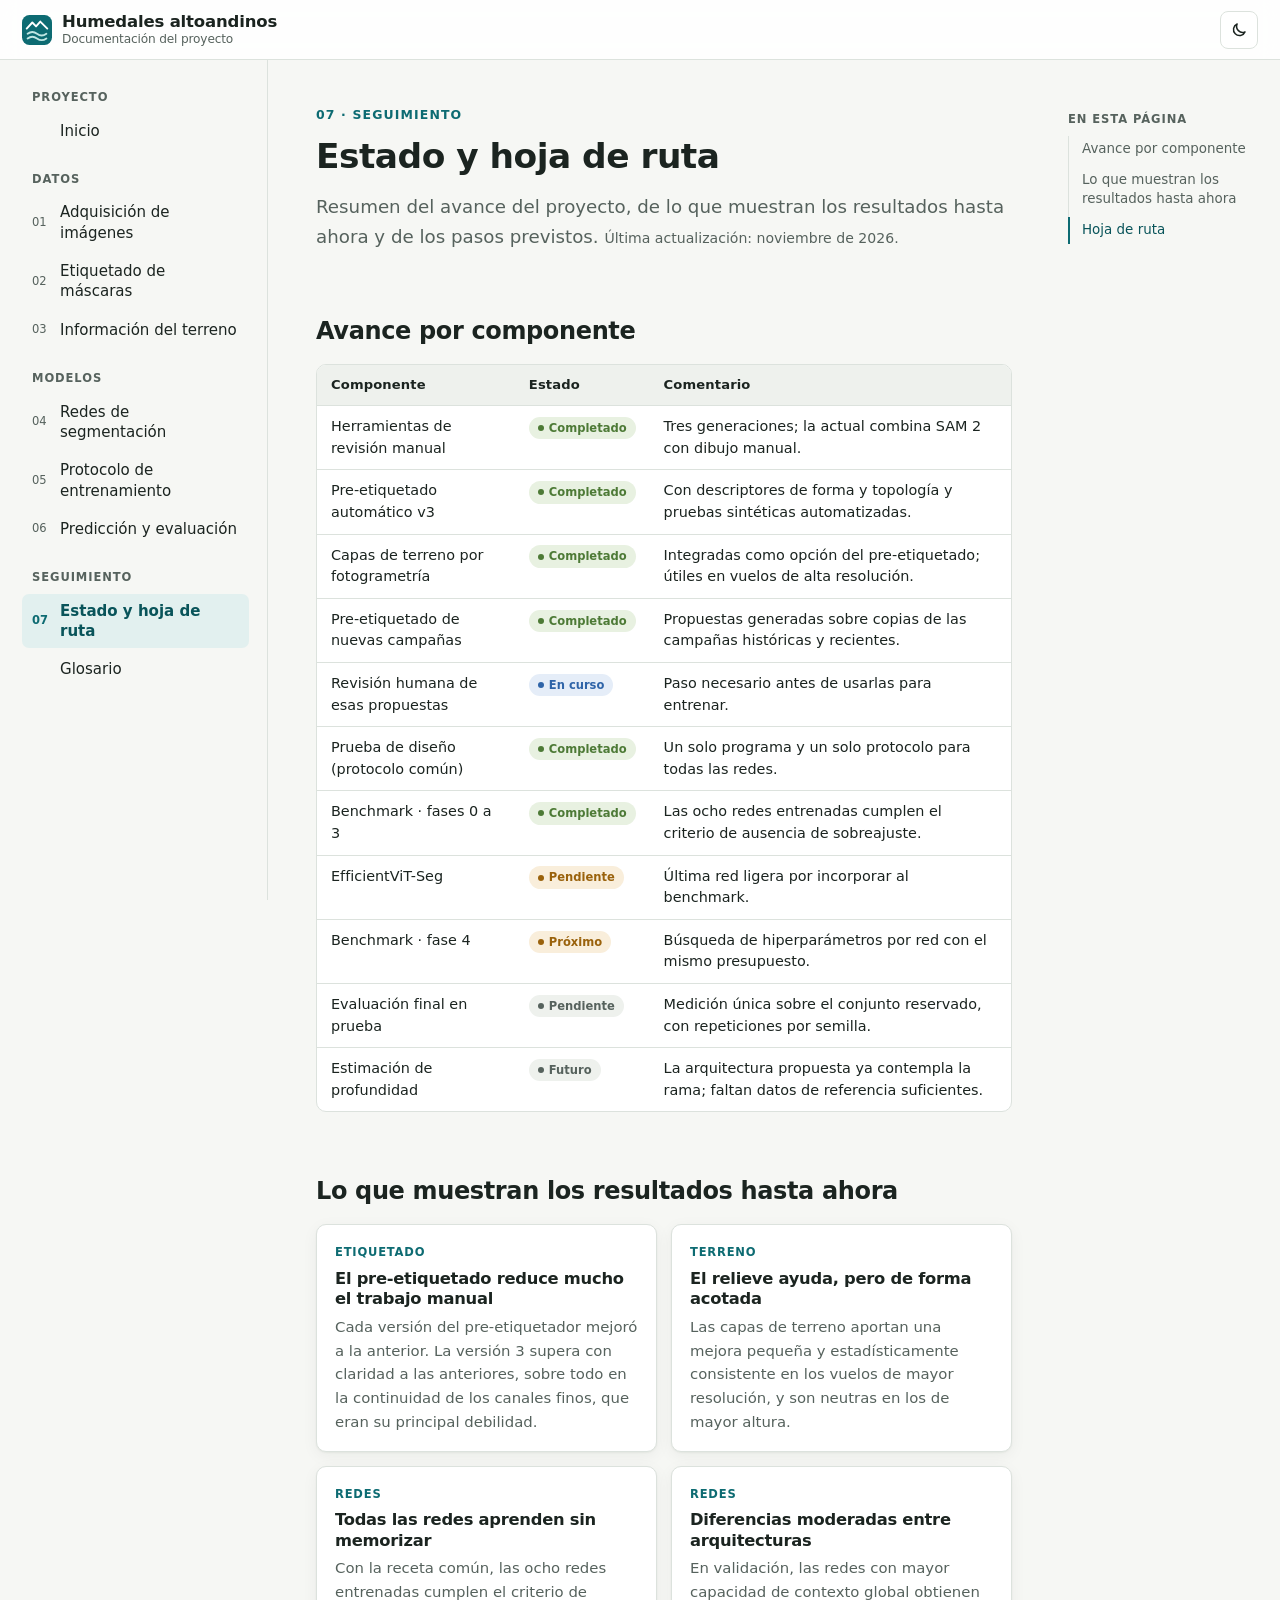
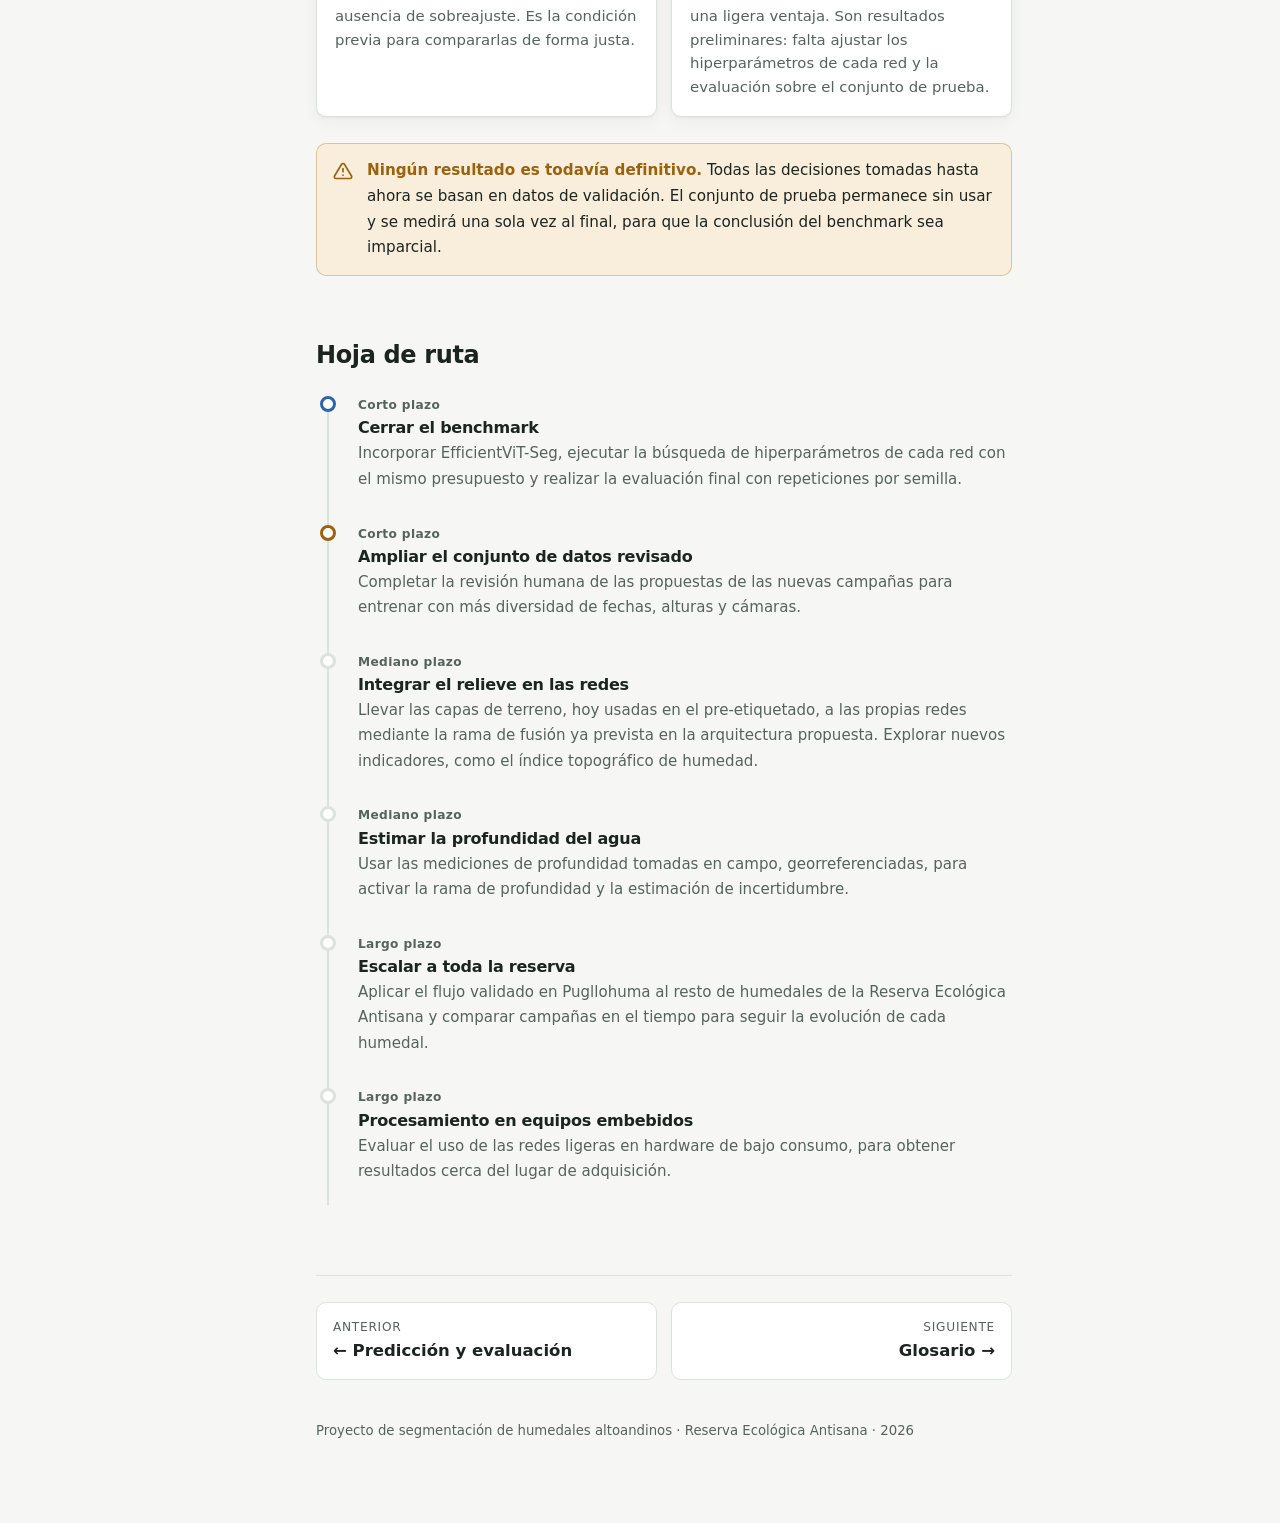
<file: estado.html>
<!doctype html>
<html lang="es">
<head>
<meta charset="utf-8">
<meta name="viewport" content="width=device-width, initial-scale=1">
<title>Estado y hoja de ruta · Humedales altoandinos</title>
<meta name="description" content="Avance del proyecto, resultados preliminares y próximos pasos.">
<link rel="icon" href="assets/img/icono.svg" type="image/svg+xml">
<link rel="stylesheet" href="assets/css/estilo.css">
<script>(function(){try{var t=localStorage.getItem("tema");if(!t)t=matchMedia("(prefers-color-scheme: dark)").matches?"dark":"light";document.documentElement.setAttribute("data-theme",t);}catch(e){}})();</script>
</head>
<body>
<a class="skip-link" href="#main">Saltar al contenido</a>
<header class="site-header">
  <button class="icon-btn menu-btn" id="menu-btn" aria-label="Abrir menú" aria-expanded="false"><svg viewBox="0 0 24 24" fill="none" stroke="currentColor" stroke-width="2" stroke-linecap="round"><path d="M4 7h16M4 12h16M4 17h16"/></svg></button>
  <a class="brand" href="index.html"><img class="brand-mark" src="assets/img/icono.svg" alt=""><span>Humedales altoandinos<small>Documentación del proyecto</small></span></a>
  <div class="header-spacer"></div>
  <button class="icon-btn" id="theme-btn" aria-label="Cambiar tema"></button>
</header>

<div class="layout">
<nav class="sidebar" id="sidebar" aria-label="Secciones"></nav>

<main class="content" id="main">
<div class="eyebrow">07 · Seguimiento</div>
<h1>Estado y hoja de ruta</h1>
<p class="lead">Resumen del avance del proyecto, de lo que muestran los resultados hasta ahora y de los pasos previstos. <span class="small">Última actualización: noviembre de 2026.</span></p>

<h2>Avance por componente</h2>
<div class="table-wrap">
<table>
  <thead><tr><th>Componente</th><th>Estado</th><th>Comentario</th></tr></thead>
  <tbody>
    <tr><td>Herramientas de revisión manual</td><td><span class="badge ok">Completado</span></td><td>Tres generaciones; la actual combina SAM 2 con dibujo manual.</td></tr>
    <tr><td>Pre-etiquetado automático v3</td><td><span class="badge ok">Completado</span></td><td>Con descriptores de forma y topología y pruebas sintéticas automatizadas.</td></tr>
    <tr><td>Capas de terreno por fotogrametría</td><td><span class="badge ok">Completado</span></td><td>Integradas como opción del pre-etiquetado; útiles en vuelos de alta resolución.</td></tr>
    <tr><td>Pre-etiquetado de nuevas campañas</td><td><span class="badge ok">Completado</span></td><td>Propuestas generadas sobre copias de las campañas históricas y recientes.</td></tr>
    <tr><td>Revisión humana de esas propuestas</td><td><span class="badge run">En curso</span></td><td>Paso necesario antes de usarlas para entrenar.</td></tr>
    <tr><td>Prueba de diseño (protocolo común)</td><td><span class="badge ok">Completado</span></td><td>Un solo programa y un solo protocolo para todas las redes.</td></tr>
    <tr><td>Benchmark · fases 0 a 3</td><td><span class="badge ok">Completado</span></td><td>Las ocho redes entrenadas cumplen el criterio de ausencia de sobreajuste.</td></tr>
    <tr><td>EfficientViT-Seg</td><td><span class="badge wait">Pendiente</span></td><td>Última red ligera por incorporar al benchmark.</td></tr>
    <tr><td>Benchmark · fase 4</td><td><span class="badge wait">Próximo</span></td><td>Búsqueda de hiperparámetros por red con el mismo presupuesto.</td></tr>
    <tr><td>Evaluación final en prueba</td><td><span class="badge off">Pendiente</span></td><td>Medición única sobre el conjunto reservado, con repeticiones por semilla.</td></tr>
    <tr><td>Estimación de profundidad</td><td><span class="badge off">Futuro</span></td><td>La arquitectura propuesta ya contempla la rama; faltan datos de referencia suficientes.</td></tr>
  </tbody>
</table>
</div>

<h2>Lo que muestran los resultados hasta ahora</h2>
<div class="cards two">
  <div class="card">
    <span class="card-kicker">Etiquetado</span>
    <h4>El pre-etiquetado reduce mucho el trabajo manual</h4>
    <p>Cada versión del pre-etiquetador mejoró a la anterior. La versión 3 supera con claridad a las anteriores, sobre todo en la continuidad de los canales finos, que eran su principal debilidad.</p>
  </div>
  <div class="card">
    <span class="card-kicker">Terreno</span>
    <h4>El relieve ayuda, pero de forma acotada</h4>
    <p>Las capas de terreno aportan una mejora pequeña y estadísticamente consistente en los vuelos de mayor resolución, y son neutras en los de mayor altura.</p>
  </div>
  <div class="card">
    <span class="card-kicker">Redes</span>
    <h4>Todas las redes aprenden sin memorizar</h4>
    <p>Con la receta común, las ocho redes entrenadas cumplen el criterio de ausencia de sobreajuste. Es la condición previa para compararlas de forma justa.</p>
  </div>
  <div class="card">
    <span class="card-kicker">Redes</span>
    <h4>Diferencias moderadas entre arquitecturas</h4>
    <p>En validación, las redes con mayor capacidad de contexto global obtienen una ligera ventaja. Son resultados preliminares: falta ajustar los hiperparámetros de cada red y la evaluación sobre el conjunto de prueba.</p>
  </div>
</div>

<div class="callout warn">
  <svg viewBox="0 0 24 24" fill="none" stroke="currentColor" stroke-width="2" stroke-linecap="round" stroke-linejoin="round"><path d="M10.3 3.9 1.8 18a2 2 0 0 0 1.7 3h17a2 2 0 0 0 1.7-3L13.7 3.9a2 2 0 0 0-3.4 0zM12 9v4M12 17h.01"/></svg>
  <div><p><strong>Ningún resultado es todavía definitivo.</strong> Todas las decisiones tomadas hasta ahora se basan en datos de validación. El conjunto de prueba permanece sin usar y se medirá una sola vez al final, para que la conclusión del benchmark sea imparcial.</p></div>
</div>

<h2>Hoja de ruta</h2>
<ul class="timeline">
  <li class="now">
    <span class="when">Corto plazo</span>
    <h4>Cerrar el benchmark</h4>
    <p>Incorporar EfficientViT-Seg, ejecutar la búsqueda de hiperparámetros de cada red con el mismo presupuesto y realizar la evaluación final con repeticiones por semilla.</p>
  </li>
  <li class="next">
    <span class="when">Corto plazo</span>
    <h4>Ampliar el conjunto de datos revisado</h4>
    <p>Completar la revisión humana de las propuestas de las nuevas campañas para entrenar con más diversidad de fechas, alturas y cámaras.</p>
  </li>
  <li class="later">
    <span class="when">Mediano plazo</span>
    <h4>Integrar el relieve en las redes</h4>
    <p>Llevar las capas de terreno, hoy usadas en el pre-etiquetado, a las propias redes mediante la rama de fusión ya prevista en la arquitectura propuesta. Explorar nuevos indicadores, como el índice topográfico de humedad.</p>
  </li>
  <li class="later">
    <span class="when">Mediano plazo</span>
    <h4>Estimar la profundidad del agua</h4>
    <p>Usar las mediciones de profundidad tomadas en campo, georreferenciadas, para activar la rama de profundidad y la estimación de incertidumbre.</p>
  </li>
  <li class="later">
    <span class="when">Largo plazo</span>
    <h4>Escalar a toda la reserva</h4>
    <p>Aplicar el flujo validado en Pugllohuma al resto de humedales de la Reserva Ecológica Antisana y comparar campañas en el tiempo para seguir la evolución de cada humedal.</p>
  </li>
  <li class="later">
    <span class="when">Largo plazo</span>
    <h4>Procesamiento en equipos embebidos</h4>
    <p>Evaluar el uso de las redes ligeras en hardware de bajo consumo, para obtener resultados cerca del lugar de adquisición.</p>
  </li>
</ul>

<nav class="pager" id="pager" aria-label="Paginación"></nav>
<footer class="site-footer">Proyecto de segmentación de humedales altoandinos · Reserva Ecológica Antisana · <span id="year"></span></footer>
</main>

<aside class="toc" id="toc" aria-label="Índice de la página"></aside>
</div>
<script src="assets/js/sitio.js"></script>
</body>
</html>
</file>
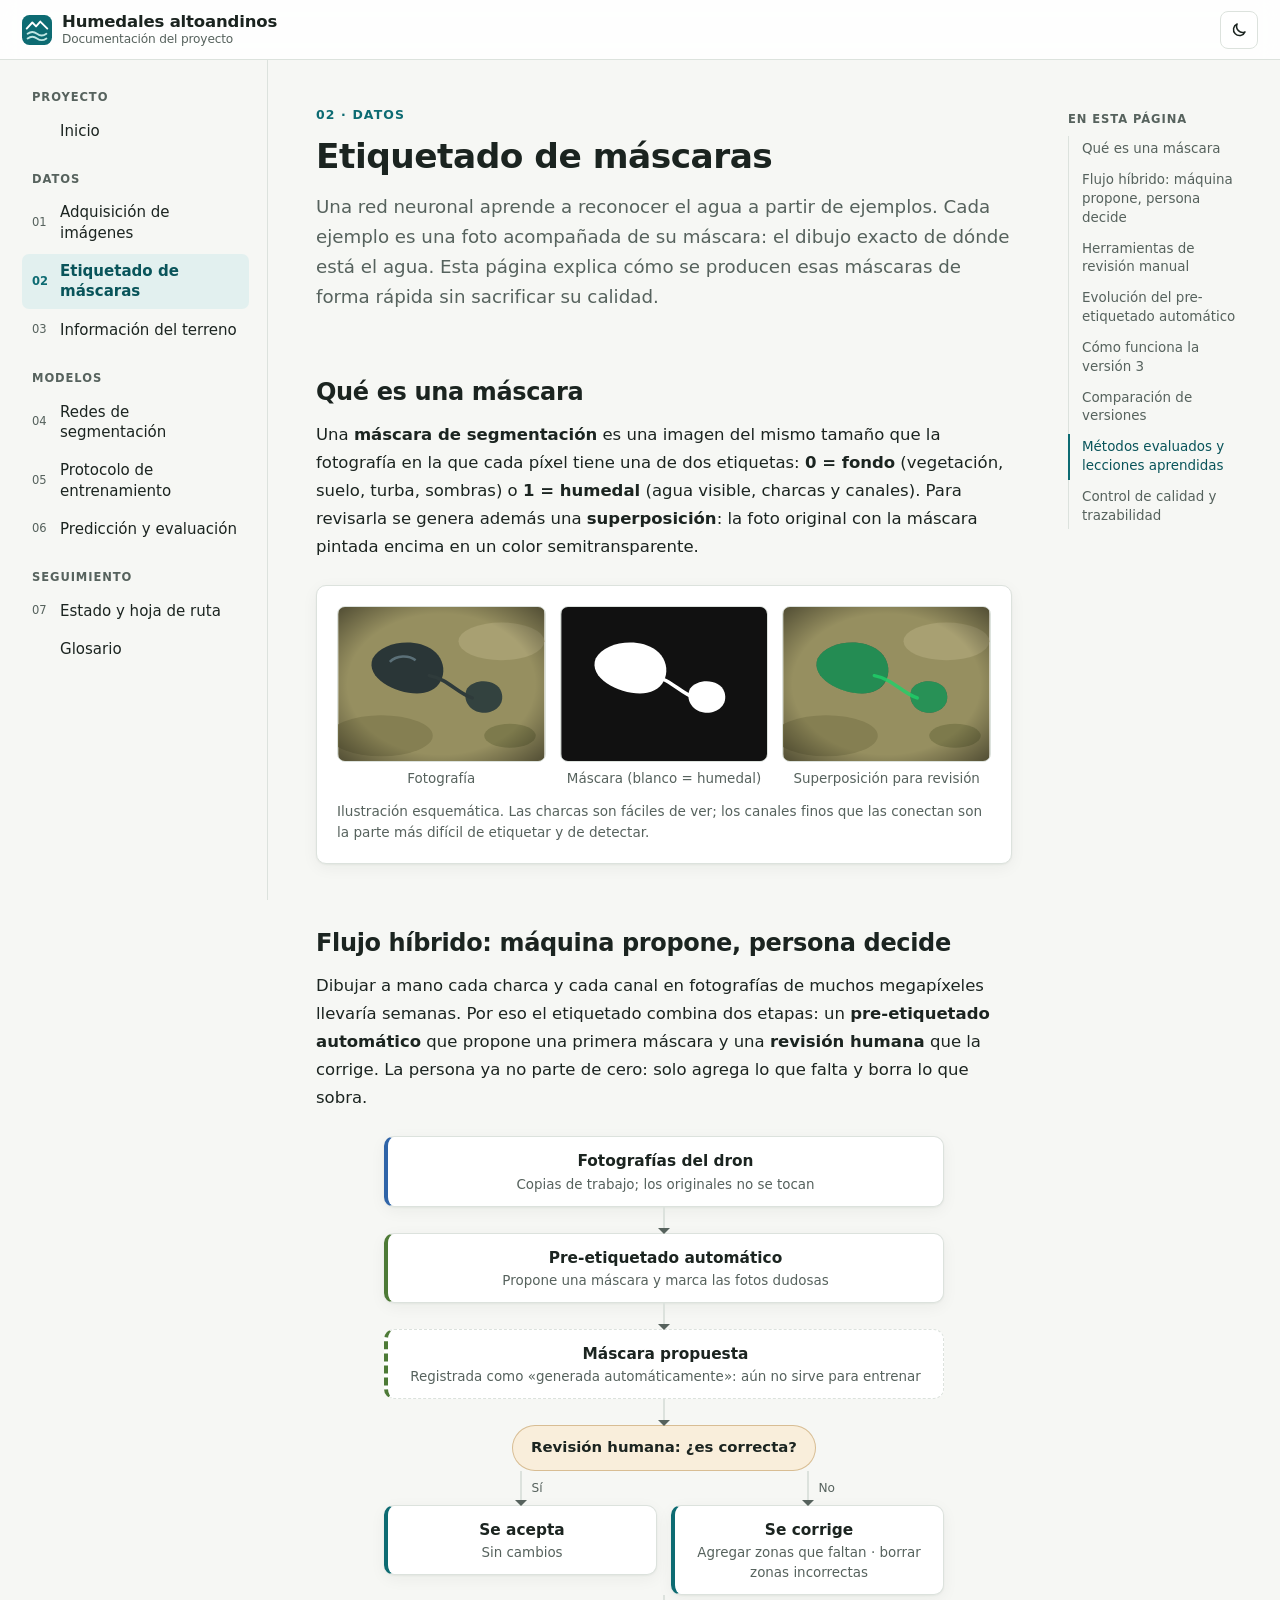
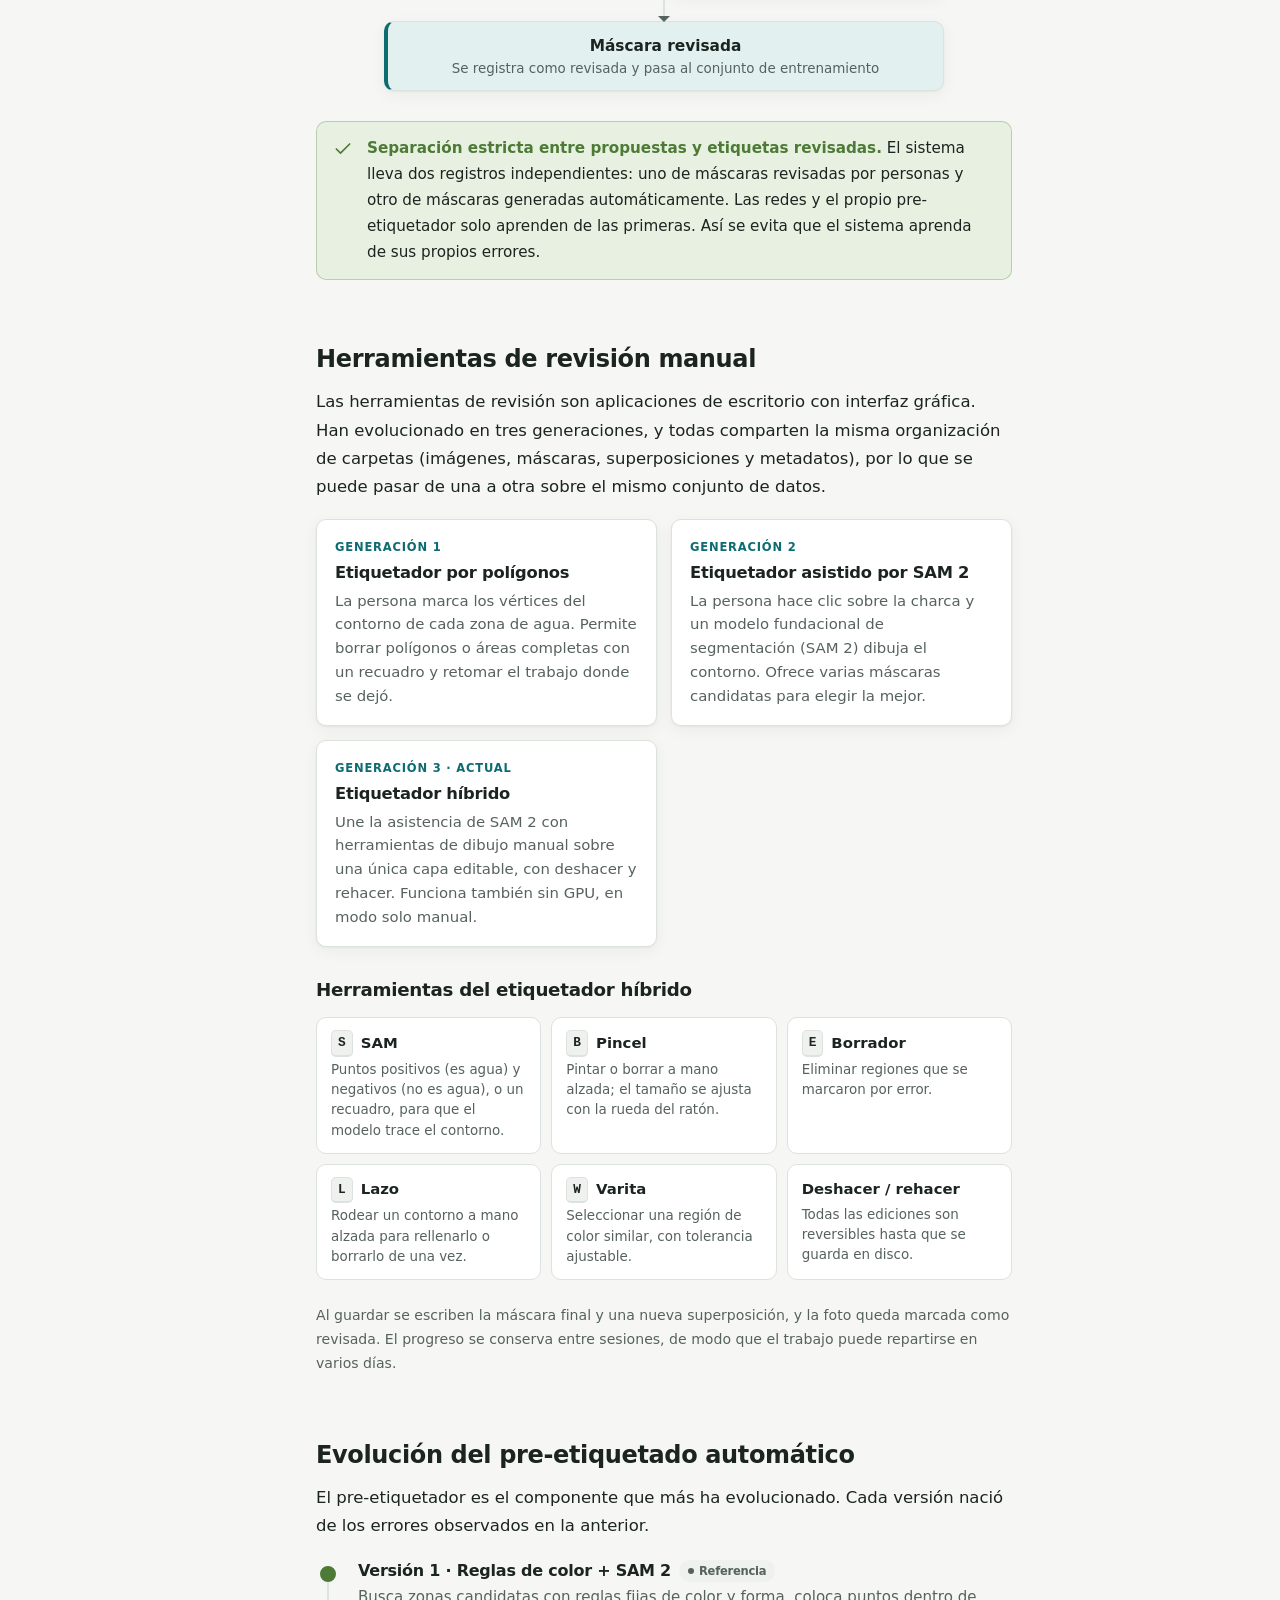
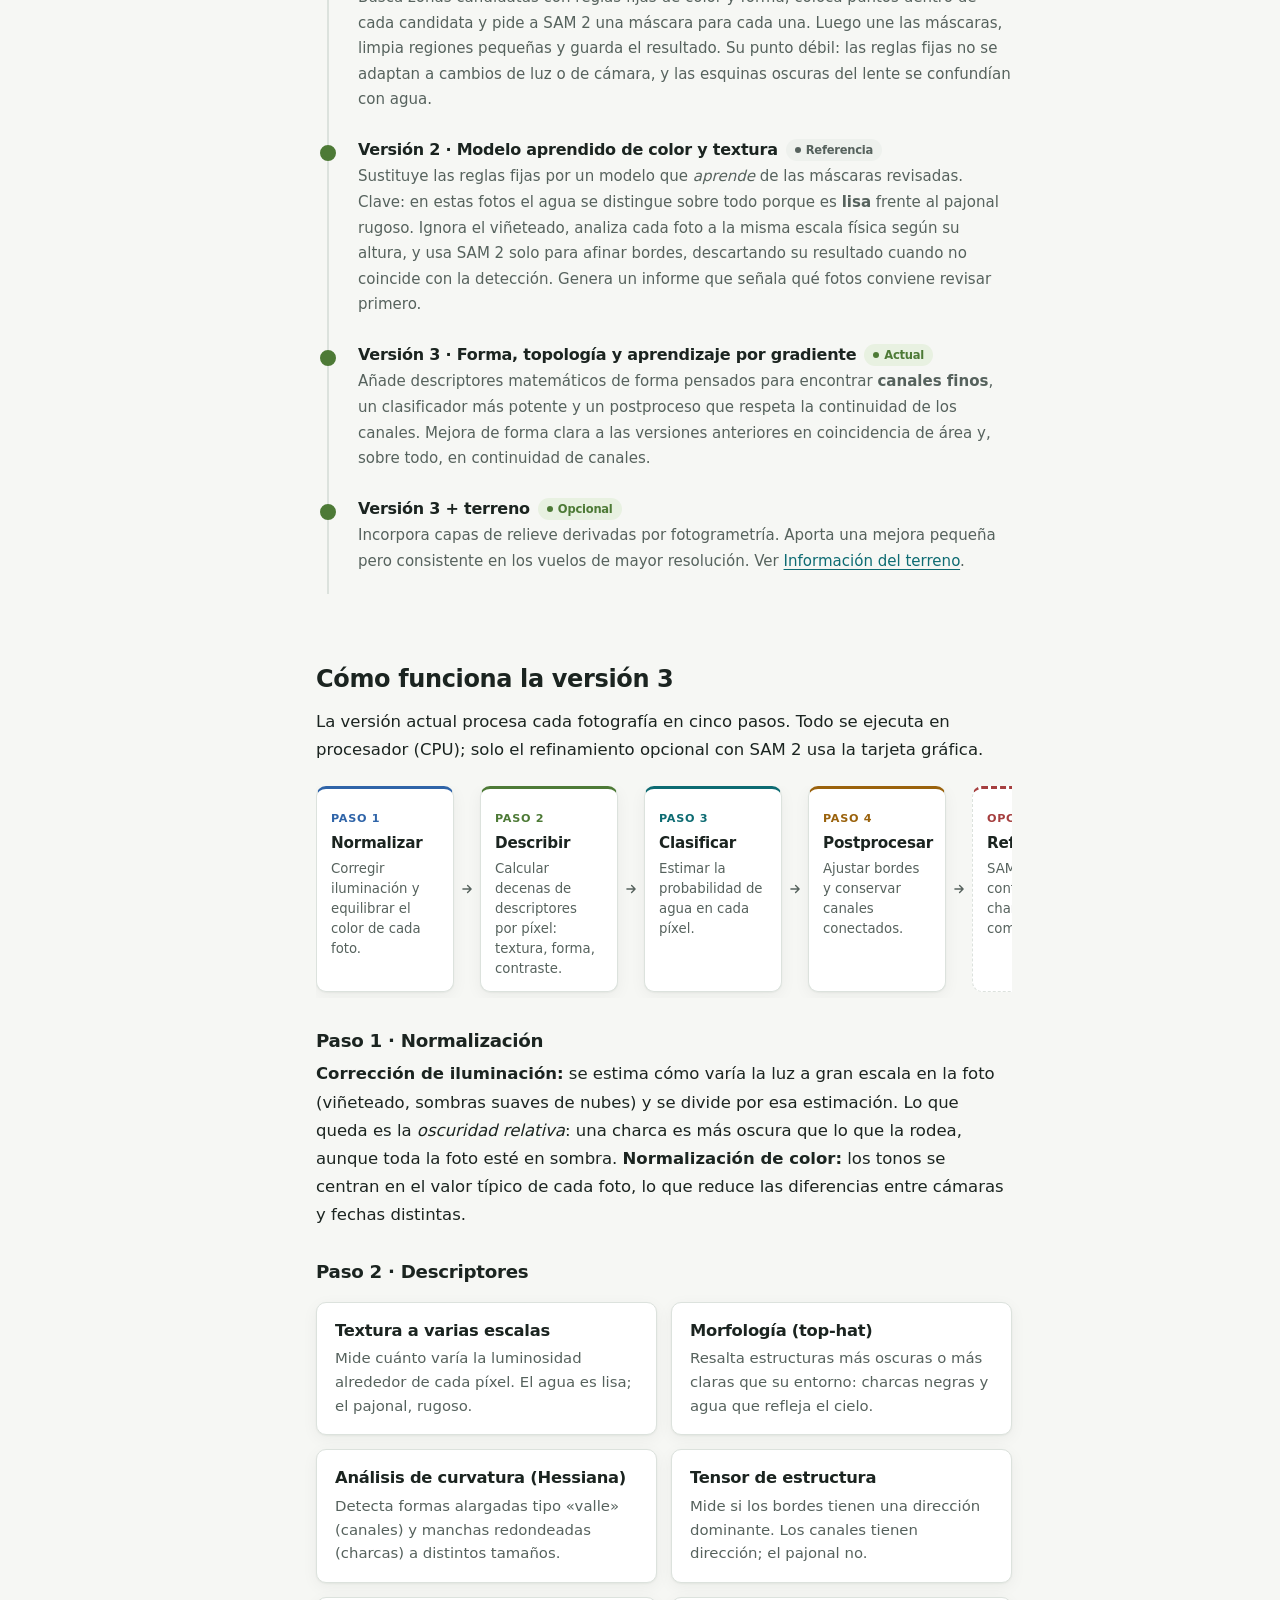
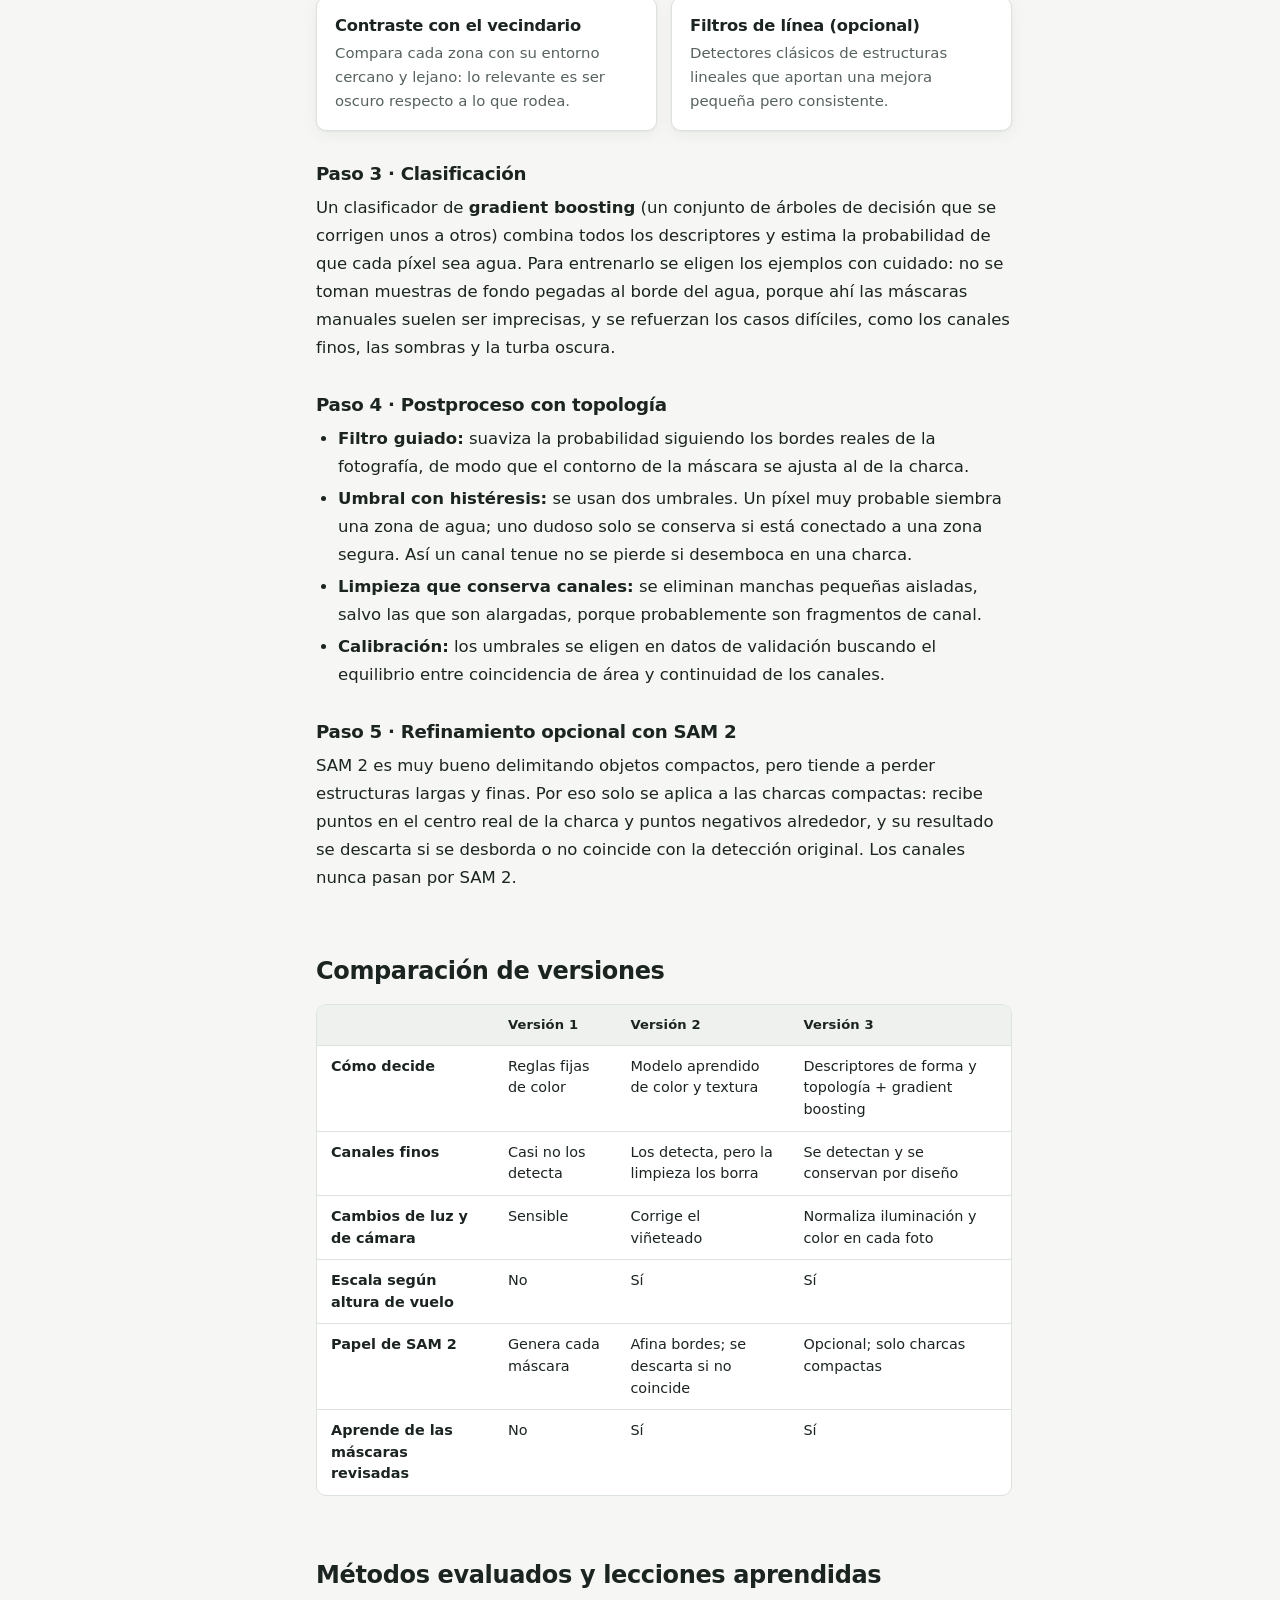
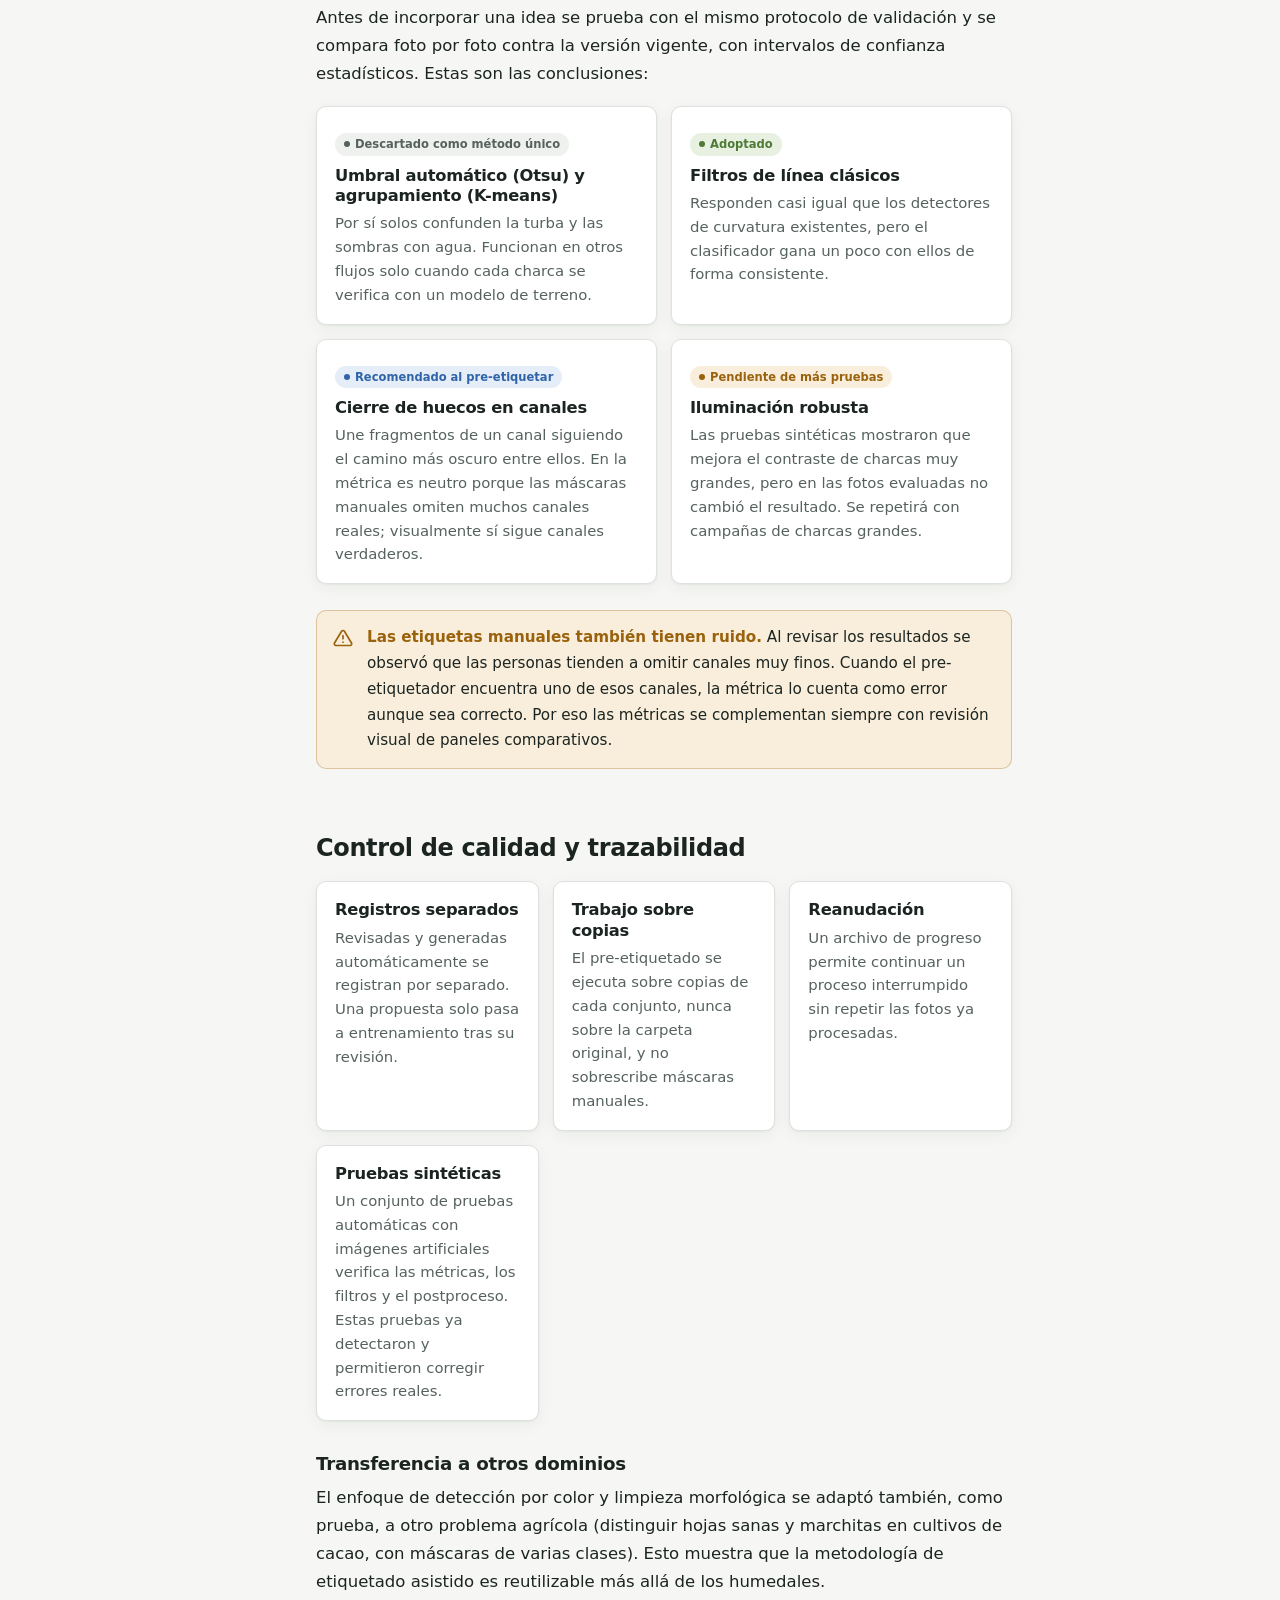
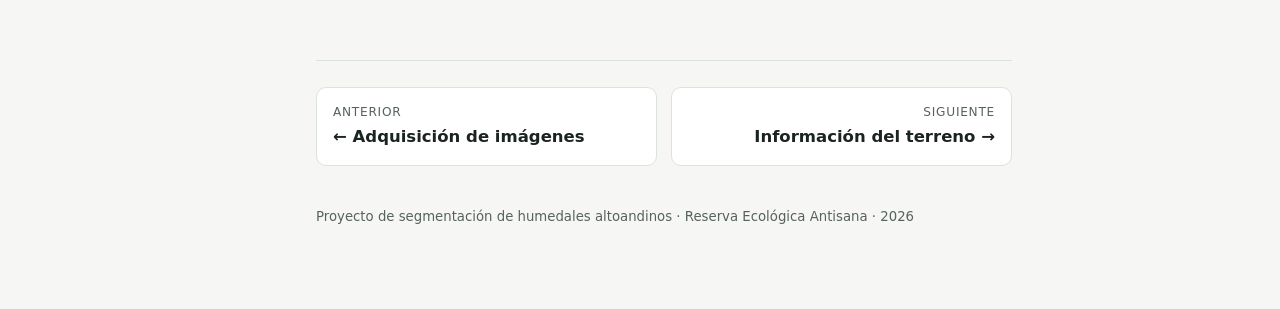
<file: etiquetado.html>
<!doctype html>
<html lang="es">
<head>
<meta charset="utf-8">
<meta name="viewport" content="width=device-width, initial-scale=1">
<title>Etiquetado de máscaras · Humedales altoandinos</title>
<meta name="description" content="Cómo se crean y revisan las máscaras de agua que sirven para entrenar las redes.">
<link rel="icon" href="assets/img/icono.svg" type="image/svg+xml">
<link rel="stylesheet" href="assets/css/estilo.css">
<script>(function(){try{var t=localStorage.getItem("tema");if(!t)t=matchMedia("(prefers-color-scheme: dark)").matches?"dark":"light";document.documentElement.setAttribute("data-theme",t);}catch(e){}})();</script>
</head>
<body>
<a class="skip-link" href="#main">Saltar al contenido</a>
<header class="site-header">
  <button class="icon-btn menu-btn" id="menu-btn" aria-label="Abrir menú" aria-expanded="false"><svg viewBox="0 0 24 24" fill="none" stroke="currentColor" stroke-width="2" stroke-linecap="round"><path d="M4 7h16M4 12h16M4 17h16"/></svg></button>
  <a class="brand" href="index.html"><img class="brand-mark" src="assets/img/icono.svg" alt=""><span>Humedales altoandinos<small>Documentación del proyecto</small></span></a>
  <div class="header-spacer"></div>
  <button class="icon-btn" id="theme-btn" aria-label="Cambiar tema"></button>
</header>

<div class="layout">
<nav class="sidebar" id="sidebar" aria-label="Secciones"></nav>

<main class="content" id="main">
<div class="eyebrow">02 · Datos</div>
<h1>Etiquetado de máscaras</h1>
<p class="lead">Una red neuronal aprende a reconocer el agua a partir de ejemplos. Cada ejemplo es una foto acompañada de su máscara: el dibujo exacto de dónde está el agua. Esta página explica cómo se producen esas máscaras de forma rápida sin sacrificar su calidad.</p>

<h2>Qué es una máscara</h2>
<p>Una <strong>máscara de segmentación</strong> es una imagen del mismo tamaño que la fotografía en la que cada píxel tiene una de dos etiquetas: <strong>0 = fondo</strong> (vegetación, suelo, turba, sombras) o <strong>1 = humedal</strong> (agua visible, charcas y canales). Para revisarla se genera además una <strong>superposición</strong>: la foto original con la máscara pintada encima en un color semitransparente.</p>

<figure class="panel">
  <div class="trio">
    <div>
      <div class="frame">
        <svg viewBox="0 0 240 180" aria-hidden="true">
          <defs><radialGradient id="vig" cx="50%" cy="50%" r="70%"><stop offset="65%" stop-color="#000" stop-opacity="0"/><stop offset="100%" stop-color="#000" stop-opacity=".45"/></radialGradient></defs>
          <rect width="240" height="180" fill="#968f60"/>
          <ellipse cx="190" cy="40" rx="50" ry="22" fill="#a8a072"/><ellipse cx="50" cy="150" rx="60" ry="24" fill="#857f52"/><ellipse cx="200" cy="150" rx="30" ry="14" fill="#7d7a4c"/>
          <path d="M40 60c10-20 50-25 70-10s15 45-10 50-70-15-60-40z" fill="#2a3637"/>
          <path d="M150 95c8-12 35-12 40 4s-10 26-24 24-22-16-16-28z" fill="#33423f"/>
          <path d="M106 80C128 84 138 100 156 106" stroke="#2f3b3b" stroke-width="4" fill="none" stroke-linecap="round"/>
          <path d="M60 64c8-8 22-8 30-2" stroke="#7c97a3" stroke-width="3" fill="none" opacity=".6"/>
          <rect width="240" height="180" fill="url(#vig)"/>
        </svg>
      </div>Fotografía</div>
    <div>
      <div class="frame">
        <svg viewBox="0 0 240 180" aria-hidden="true">
          <rect width="240" height="180" fill="#111"/>
          <path d="M40 60c10-20 50-25 70-10s15 45-10 50-70-15-60-40z" fill="#fff"/>
          <path d="M150 95c8-12 35-12 40 4s-10 26-24 24-22-16-16-28z" fill="#fff"/>
          <path d="M106 80C128 84 138 100 156 106" stroke="#fff" stroke-width="4" fill="none" stroke-linecap="round"/>
        </svg>
      </div>Máscara (blanco = humedal)</div>
    <div>
      <div class="frame">
        <svg viewBox="0 0 240 180" aria-hidden="true">
          <rect width="240" height="180" fill="#968f60"/>
          <ellipse cx="190" cy="40" rx="50" ry="22" fill="#a8a072"/><ellipse cx="50" cy="150" rx="60" ry="24" fill="#857f52"/><ellipse cx="200" cy="150" rx="30" ry="14" fill="#7d7a4c"/>
          <path d="M40 60c10-20 50-25 70-10s15 45-10 50-70-15-60-40z" fill="#2a3637"/>
          <path d="M150 95c8-12 35-12 40 4s-10 26-24 24-22-16-16-28z" fill="#33423f"/>
          <g fill="#20d36a" opacity=".55">
            <path d="M40 60c10-20 50-25 70-10s15 45-10 50-70-15-60-40z"/>
            <path d="M150 95c8-12 35-12 40 4s-10 26-24 24-22-16-16-28z"/>
          </g>
          <path d="M106 80C128 84 138 100 156 106" stroke="#20d36a" stroke-opacity=".8" stroke-width="4" fill="none" stroke-linecap="round"/>
          <rect width="240" height="180" fill="url(#vig)"/>
        </svg>
      </div>Superposición para revisión</div>
  </div>
  <figcaption>Ilustración esquemática. Las charcas son fáciles de ver; los canales finos que las conectan son la parte más difícil de etiquetar y de detectar.</figcaption>
</figure>

<h2>Flujo híbrido: máquina propone, persona decide</h2>
<p>Dibujar a mano cada charca y cada canal en fotografías de muchos megapíxeles llevaría semanas. Por eso el etiquetado combina dos etapas: un <strong>pre-etiquetado automático</strong> que propone una primera máscara y una <strong>revisión humana</strong> que la corrige. La persona ya no parte de cero: solo agrega lo que falta y borra lo que sobra.</p>

<div class="vflow">
  <div class="node c-data"><strong>Fotografías del dron</strong><span>Copias de trabajo; los originales no se tocan</span></div>
  <div class="down"></div>
  <div class="node c-label"><strong>Pre-etiquetado automático</strong><span>Propone una máscara y marca las fotos dudosas</span></div>
  <div class="down"></div>
  <div class="node c-label dashed"><strong>Máscara propuesta</strong><span>Registrada como «generada automáticamente»: aún no sirve para entrenar</span></div>
  <div class="down"></div>
  <div class="decision">Revisión humana: ¿es correcta?</div>
  <div class="split">
    <div class="col"><div class="down label"><span class="lbl">Sí</span></div><div class="node"><strong>Se acepta</strong><span>Sin cambios</span></div></div>
    <div class="col"><div class="down label"><span class="lbl">No</span></div><div class="node"><strong>Se corrige</strong><span>Agregar zonas que faltan · borrar zonas incorrectas</span></div></div>
  </div>
  <div class="down"></div>
  <div class="node key c-model"><strong>Máscara revisada</strong><span>Se registra como revisada y pasa al conjunto de entrenamiento</span></div>
</div>

<div class="callout green">
  <svg viewBox="0 0 24 24" fill="none" stroke="currentColor" stroke-width="2" stroke-linecap="round" stroke-linejoin="round"><path d="M20 6 9 17l-5-5"/></svg>
  <div><p><strong>Separación estricta entre propuestas y etiquetas revisadas.</strong> El sistema lleva dos registros independientes: uno de máscaras revisadas por personas y otro de máscaras generadas automáticamente. Las redes y el propio pre-etiquetador solo aprenden de las primeras. Así se evita que el sistema aprenda de sus propios errores.</p></div>
</div>

<h2>Herramientas de revisión manual</h2>
<p>Las herramientas de revisión son aplicaciones de escritorio con interfaz gráfica. Han evolucionado en tres generaciones, y todas comparten la misma organización de carpetas (imágenes, máscaras, superposiciones y metadatos), por lo que se puede pasar de una a otra sobre el mismo conjunto de datos.</p>

<div class="cards">
  <div class="card">
    <span class="card-kicker">Generación 1</span>
    <h4>Etiquetador por polígonos</h4>
    <p>La persona marca los vértices del contorno de cada zona de agua. Permite borrar polígonos o áreas completas con un recuadro y retomar el trabajo donde se dejó.</p>
  </div>
  <div class="card">
    <span class="card-kicker">Generación 2</span>
    <h4>Etiquetador asistido por SAM 2</h4>
    <p>La persona hace clic sobre la charca y un modelo fundacional de segmentación (SAM 2) dibuja el contorno. Ofrece varias máscaras candidatas para elegir la mejor.</p>
  </div>
  <div class="card">
    <span class="card-kicker">Generación 3 · actual</span>
    <h4>Etiquetador híbrido</h4>
    <p>Une la asistencia de SAM 2 con herramientas de dibujo manual sobre una única capa editable, con deshacer y rehacer. Funciona también sin GPU, en modo solo manual.</p>
  </div>
</div>

<h3>Herramientas del etiquetador híbrido</h3>
<div class="tools">
  <div class="tool"><strong><kbd>S</kbd> SAM</strong><span>Puntos positivos (es agua) y negativos (no es agua), o un recuadro, para que el modelo trace el contorno.</span></div>
  <div class="tool"><strong><kbd>B</kbd> Pincel</strong><span>Pintar o borrar a mano alzada; el tamaño se ajusta con la rueda del ratón.</span></div>
  <div class="tool"><strong><kbd>E</kbd> Borrador</strong><span>Eliminar regiones que se marcaron por error.</span></div>
  <div class="tool"><strong><kbd>L</kbd> Lazo</strong><span>Rodear un contorno a mano alzada para rellenarlo o borrarlo de una vez.</span></div>
  <div class="tool"><strong><kbd>W</kbd> Varita</strong><span>Seleccionar una región de color similar, con tolerancia ajustable.</span></div>
  <div class="tool"><strong>Deshacer / rehacer</strong><span>Todas las ediciones son reversibles hasta que se guarda en disco.</span></div>
</div>

<p class="small muted">Al guardar se escriben la máscara final y una nueva superposición, y la foto queda marcada como revisada. El progreso se conserva entre sesiones, de modo que el trabajo puede repartirse en varios días.</p>

<h2>Evolución del pre-etiquetado automático</h2>
<p>El pre-etiquetador es el componente que más ha evolucionado. Cada versión nació de los errores observados en la anterior.</p>

<ul class="timeline">
  <li class="done">
    <h4>Versión 1 · Reglas de color + SAM 2 <span class="badge off">Referencia</span></h4>
    <p>Busca zonas candidatas con reglas fijas de color y forma, coloca puntos dentro de cada candidata y pide a SAM 2 una máscara para cada una. Luego une las máscaras, limpia regiones pequeñas y guarda el resultado. Su punto débil: las reglas fijas no se adaptan a cambios de luz o de cámara, y las esquinas oscuras del lente se confundían con agua.</p>
  </li>
  <li class="done">
    <h4>Versión 2 · Modelo aprendido de color y textura <span class="badge off">Referencia</span></h4>
    <p>Sustituye las reglas fijas por un modelo que <em>aprende</em> de las máscaras revisadas. Clave: en estas fotos el agua se distingue sobre todo porque es <strong>lisa</strong> frente al pajonal rugoso. Ignora el viñeteado, analiza cada foto a la misma escala física según su altura, y usa SAM 2 solo para afinar bordes, descartando su resultado cuando no coincide con la detección. Genera un informe que señala qué fotos conviene revisar primero.</p>
  </li>
  <li class="done">
    <h4>Versión 3 · Forma, topología y aprendizaje por gradiente <span class="badge ok">Actual</span></h4>
    <p>Añade descriptores matemáticos de forma pensados para encontrar <strong>canales finos</strong>, un clasificador más potente y un postproceso que respeta la continuidad de los canales. Mejora de forma clara a las versiones anteriores en coincidencia de área y, sobre todo, en continuidad de canales.</p>
  </li>
  <li class="done">
    <h4>Versión 3 + terreno <span class="badge ok">Opcional</span></h4>
    <p>Incorpora capas de relieve derivadas por fotogrametría. Aporta una mejora pequeña pero consistente en los vuelos de mayor resolución. Ver <a href="terreno.html">Información del terreno</a>.</p>
  </li>
</ul>

<h2>Cómo funciona la versión 3</h2>
<p>La versión actual procesa cada fotografía en cinco pasos. Todo se ejecuta en procesador (CPU); solo el refinamiento opcional con SAM 2 usa la tarjeta gráfica.</p>

<div class="pipeline wide">
  <div class="step c-data"><span class="n">Paso 1</span><h4>Normalizar</h4><p>Corregir iluminación y equilibrar el color de cada foto.</p></div>
  <span class="arrow"></span>
  <div class="step c-label"><span class="n">Paso 2</span><h4>Describir</h4><p>Calcular decenas de descriptores por píxel: textura, forma, contraste.</p></div>
  <span class="arrow"></span>
  <div class="step c-model"><span class="n">Paso 3</span><h4>Clasificar</h4><p>Estimar la probabilidad de agua en cada píxel.</p></div>
  <span class="arrow"></span>
  <div class="step c-terrain"><span class="n">Paso 4</span><h4>Postprocesar</h4><p>Ajustar bordes y conservar canales conectados.</p></div>
  <span class="arrow"></span>
  <div class="step c-eval optional"><span class="n">Opcional</span><h4>Refinar</h4><p>SAM 2 afina el contorno de charcas compactas.</p></div>
</div>

<h3>Paso 1 · Normalización</h3>
<p><strong>Corrección de iluminación:</strong> se estima cómo varía la luz a gran escala en la foto (viñeteado, sombras suaves de nubes) y se divide por esa estimación. Lo que queda es la <em>oscuridad relativa</em>: una charca es más oscura que lo que la rodea, aunque toda la foto esté en sombra. <strong>Normalización de color:</strong> los tonos se centran en el valor típico de cada foto, lo que reduce las diferencias entre cámaras y fechas distintas.</p>

<h3>Paso 2 · Descriptores</h3>
<div class="cards two">
  <div class="card"><h4>Textura a varias escalas</h4><p>Mide cuánto varía la luminosidad alrededor de cada píxel. El agua es lisa; el pajonal, rugoso.</p></div>
  <div class="card"><h4>Morfología (top-hat)</h4><p>Resalta estructuras más oscuras o más claras que su entorno: charcas negras y agua que refleja el cielo.</p></div>
  <div class="card"><h4>Análisis de curvatura (Hessiana)</h4><p>Detecta formas alargadas tipo «valle» (canales) y manchas redondeadas (charcas) a distintos tamaños.</p></div>
  <div class="card"><h4>Tensor de estructura</h4><p>Mide si los bordes tienen una dirección dominante. Los canales tienen dirección; el pajonal no.</p></div>
  <div class="card"><h4>Contraste con el vecindario</h4><p>Compara cada zona con su entorno cercano y lejano: lo relevante es ser oscuro respecto a lo que rodea.</p></div>
  <div class="card"><h4>Filtros de línea (opcional)</h4><p>Detectores clásicos de estructuras lineales que aportan una mejora pequeña pero consistente.</p></div>
</div>

<h3>Paso 3 · Clasificación</h3>
<p>Un clasificador de <strong>gradient boosting</strong> (un conjunto de árboles de decisión que se corrigen unos a otros) combina todos los descriptores y estima la probabilidad de que cada píxel sea agua. Para entrenarlo se eligen los ejemplos con cuidado: no se toman muestras de fondo pegadas al borde del agua, porque ahí las máscaras manuales suelen ser imprecisas, y se refuerzan los casos difíciles, como los canales finos, las sombras y la turba oscura.</p>

<h3>Paso 4 · Postproceso con topología</h3>
<ul>
  <li><strong>Filtro guiado:</strong> suaviza la probabilidad siguiendo los bordes reales de la fotografía, de modo que el contorno de la máscara se ajusta al de la charca.</li>
  <li><strong>Umbral con histéresis:</strong> se usan dos umbrales. Un píxel muy probable siembra una zona de agua; uno dudoso solo se conserva si está conectado a una zona segura. Así un canal tenue no se pierde si desemboca en una charca.</li>
  <li><strong>Limpieza que conserva canales:</strong> se eliminan manchas pequeñas aisladas, salvo las que son alargadas, porque probablemente son fragmentos de canal.</li>
  <li><strong>Calibración:</strong> los umbrales se eligen en datos de validación buscando el equilibrio entre coincidencia de área y continuidad de los canales.</li>
</ul>

<h3>Paso 5 · Refinamiento opcional con SAM 2</h3>
<p>SAM 2 es muy bueno delimitando objetos compactos, pero tiende a perder estructuras largas y finas. Por eso solo se aplica a las charcas compactas: recibe puntos en el centro real de la charca y puntos negativos alrededor, y su resultado se descarta si se desborda o no coincide con la detección original. Los canales nunca pasan por SAM 2.</p>

<h2>Comparación de versiones</h2>
<div class="table-wrap">
<table>
  <thead><tr><th></th><th>Versión 1</th><th>Versión 2</th><th>Versión 3</th></tr></thead>
  <tbody>
    <tr><td><strong>Cómo decide</strong></td><td>Reglas fijas de color</td><td>Modelo aprendido de color y textura</td><td>Descriptores de forma y topología + gradient boosting</td></tr>
    <tr><td><strong>Canales finos</strong></td><td>Casi no los detecta</td><td>Los detecta, pero la limpieza los borra</td><td>Se detectan y se conservan por diseño</td></tr>
    <tr><td><strong>Cambios de luz y de cámara</strong></td><td>Sensible</td><td>Corrige el viñeteado</td><td>Normaliza iluminación y color en cada foto</td></tr>
    <tr><td><strong>Escala según altura de vuelo</strong></td><td>No</td><td>Sí</td><td>Sí</td></tr>
    <tr><td><strong>Papel de SAM 2</strong></td><td>Genera cada máscara</td><td>Afina bordes; se descarta si no coincide</td><td>Opcional; solo charcas compactas</td></tr>
    <tr><td><strong>Aprende de las máscaras revisadas</strong></td><td>No</td><td>Sí</td><td>Sí</td></tr>
  </tbody>
</table>
</div>

<h2>Métodos evaluados y lecciones aprendidas</h2>
<p>Antes de incorporar una idea se prueba con el mismo protocolo de validación y se compara foto por foto contra la versión vigente, con intervalos de confianza estadísticos. Estas son las conclusiones:</p>
<div class="cards two">
  <div class="card"><div class="meta"><span class="badge off">Descartado como método único</span></div><h4>Umbral automático (Otsu) y agrupamiento (K-means)</h4><p>Por sí solos confunden la turba y las sombras con agua. Funcionan en otros flujos solo cuando cada charca se verifica con un modelo de terreno.</p></div>
  <div class="card"><div class="meta"><span class="badge ok">Adoptado</span></div><h4>Filtros de línea clásicos</h4><p>Responden casi igual que los detectores de curvatura existentes, pero el clasificador gana un poco con ellos de forma consistente.</p></div>
  <div class="card"><div class="meta"><span class="badge run">Recomendado al pre-etiquetar</span></div><h4>Cierre de huecos en canales</h4><p>Une fragmentos de un canal siguiendo el camino más oscuro entre ellos. En la métrica es neutro porque las máscaras manuales omiten muchos canales reales; visualmente sí sigue canales verdaderos.</p></div>
  <div class="card"><div class="meta"><span class="badge wait">Pendiente de más pruebas</span></div><h4>Iluminación robusta</h4><p>Las pruebas sintéticas mostraron que mejora el contraste de charcas muy grandes, pero en las fotos evaluadas no cambió el resultado. Se repetirá con campañas de charcas grandes.</p></div>
</div>

<div class="callout warn">
  <svg viewBox="0 0 24 24" fill="none" stroke="currentColor" stroke-width="2" stroke-linecap="round" stroke-linejoin="round"><path d="M10.3 3.9 1.8 18a2 2 0 0 0 1.7 3h17a2 2 0 0 0 1.7-3L13.7 3.9a2 2 0 0 0-3.4 0zM12 9v4M12 17h.01"/></svg>
  <div><p><strong>Las etiquetas manuales también tienen ruido.</strong> Al revisar los resultados se observó que las personas tienden a omitir canales muy finos. Cuando el pre-etiquetador encuentra uno de esos canales, la métrica lo cuenta como error aunque sea correcto. Por eso las métricas se complementan siempre con revisión visual de paneles comparativos.</p></div>
</div>

<h2>Control de calidad y trazabilidad</h2>
<div class="cards four">
  <div class="card"><h4>Registros separados</h4><p>Revisadas y generadas automáticamente se registran por separado. Una propuesta solo pasa a entrenamiento tras su revisión.</p></div>
  <div class="card"><h4>Trabajo sobre copias</h4><p>El pre-etiquetado se ejecuta sobre copias de cada conjunto, nunca sobre la carpeta original, y no sobrescribe máscaras manuales.</p></div>
  <div class="card"><h4>Reanudación</h4><p>Un archivo de progreso permite continuar un proceso interrumpido sin repetir las fotos ya procesadas.</p></div>
  <div class="card"><h4>Pruebas sintéticas</h4><p>Un conjunto de pruebas automáticas con imágenes artificiales verifica las métricas, los filtros y el postproceso. Estas pruebas ya detectaron y permitieron corregir errores reales.</p></div>
</div>

<h3>Transferencia a otros dominios</h3>
<p>El enfoque de detección por color y limpieza morfológica se adaptó también, como prueba, a otro problema agrícola (distinguir hojas sanas y marchitas en cultivos de cacao, con máscaras de varias clases). Esto muestra que la metodología de etiquetado asistido es reutilizable más allá de los humedales.</p>

<nav class="pager" id="pager" aria-label="Paginación"></nav>
<footer class="site-footer">Proyecto de segmentación de humedales altoandinos · Reserva Ecológica Antisana · <span id="year"></span></footer>
</main>

<aside class="toc" id="toc" aria-label="Índice de la página"></aside>
</div>
<script src="assets/js/sitio.js"></script>
</body>
</html>
</file>
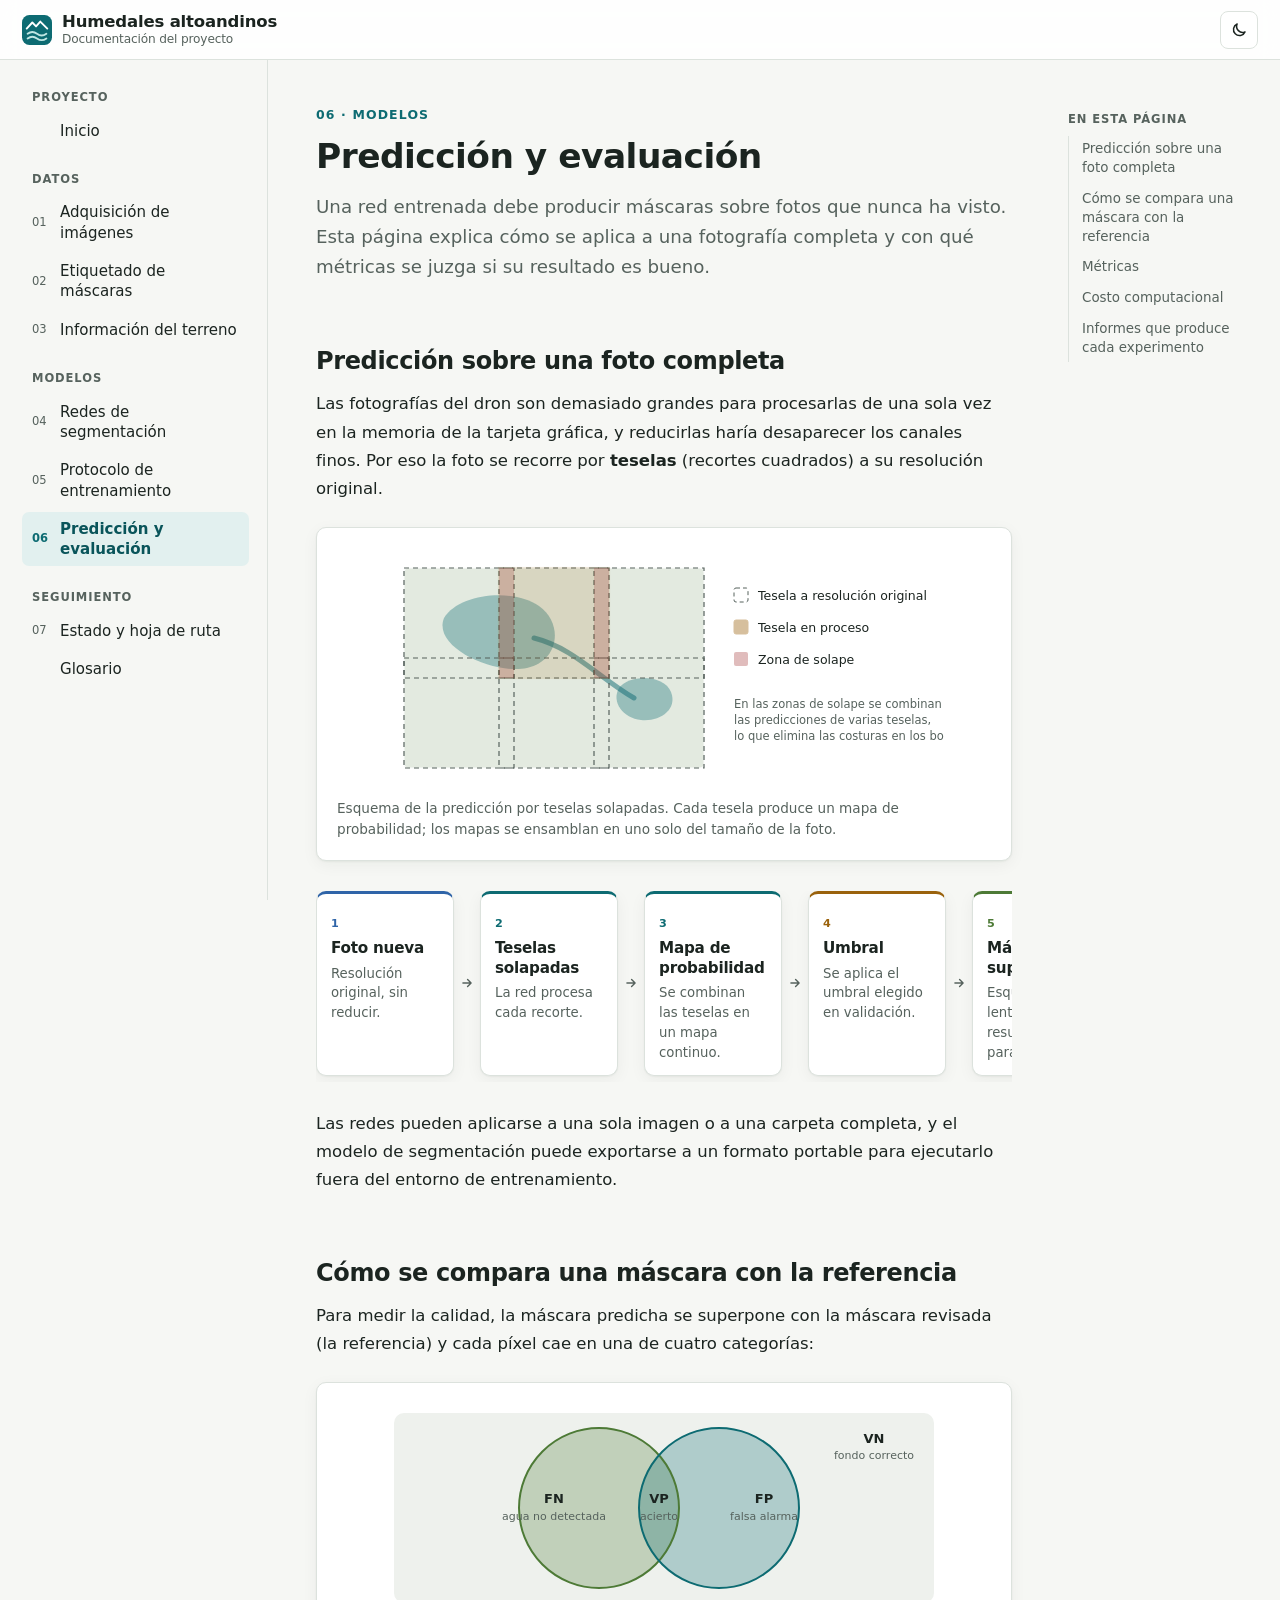
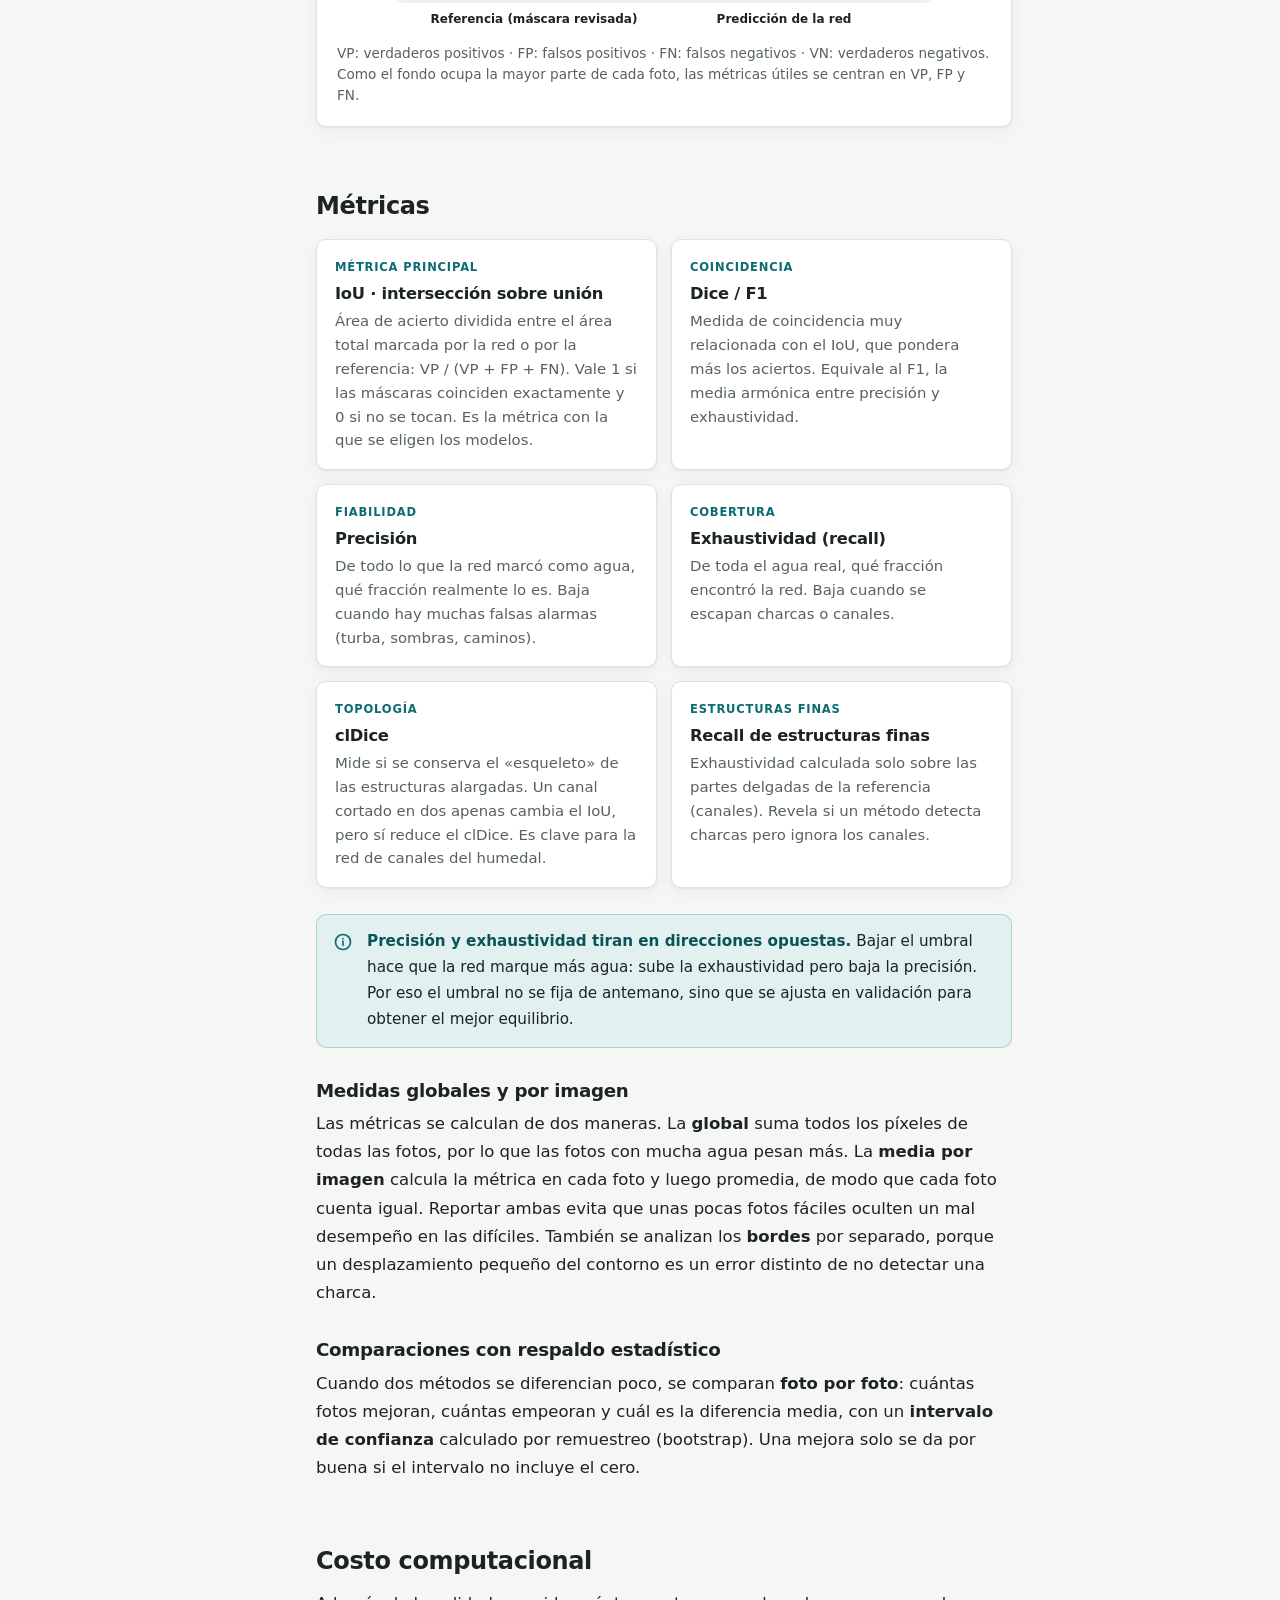
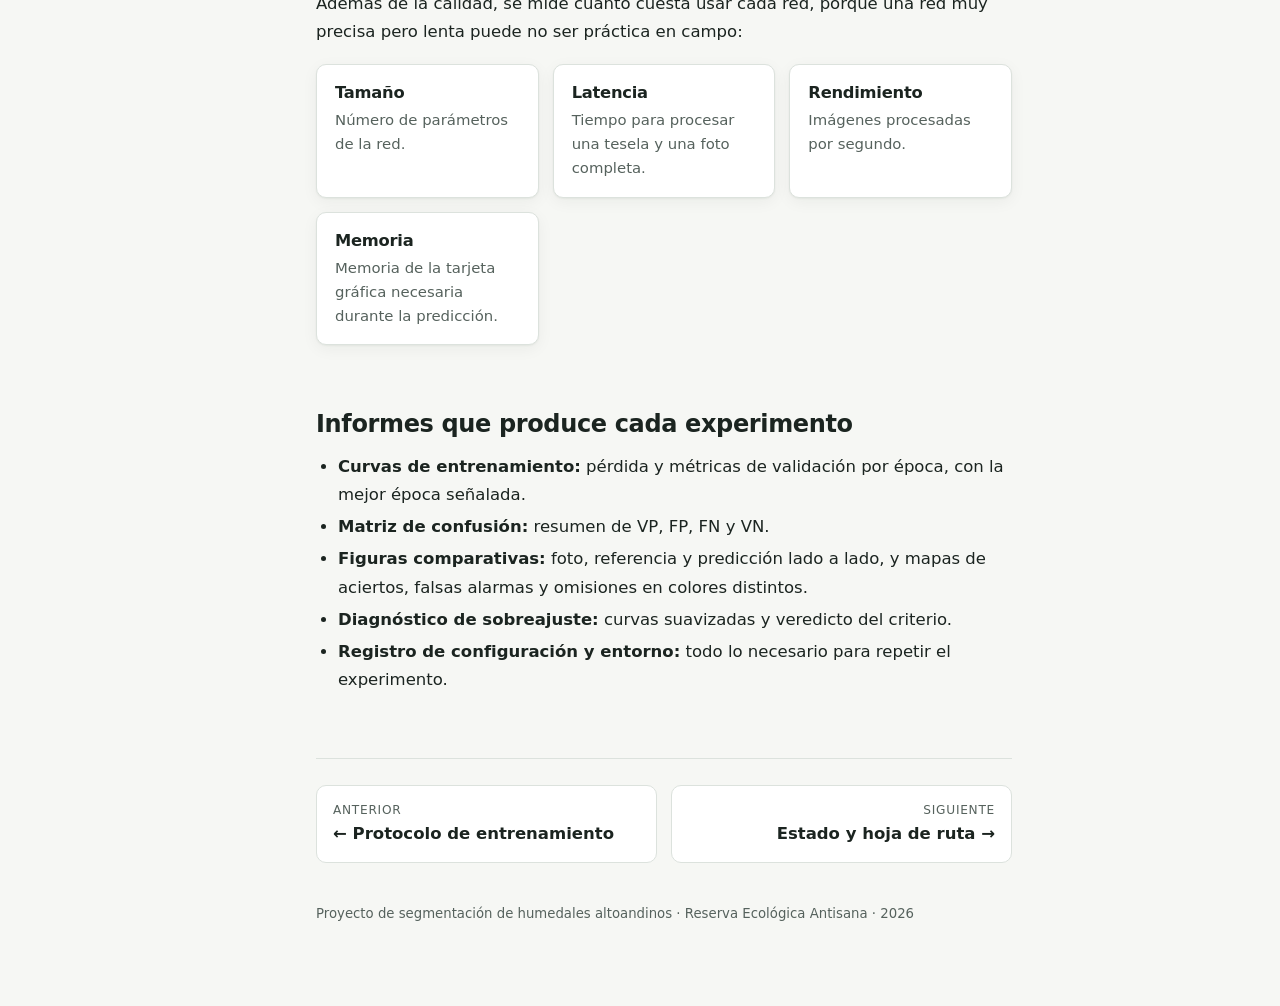
<file: evaluacion.html>
<!doctype html>
<html lang="es">
<head>
<meta charset="utf-8">
<meta name="viewport" content="width=device-width, initial-scale=1">
<title>Predicción y evaluación · Humedales altoandinos</title>
<meta name="description" content="Cómo se aplica una red entrenada a una foto completa y cómo se mide la calidad de sus máscaras.">
<link rel="icon" href="assets/img/icono.svg" type="image/svg+xml">
<link rel="stylesheet" href="assets/css/estilo.css">
<script>(function(){try{var t=localStorage.getItem("tema");if(!t)t=matchMedia("(prefers-color-scheme: dark)").matches?"dark":"light";document.documentElement.setAttribute("data-theme",t);}catch(e){}})();</script>
</head>
<body>
<a class="skip-link" href="#main">Saltar al contenido</a>
<header class="site-header">
  <button class="icon-btn menu-btn" id="menu-btn" aria-label="Abrir menú" aria-expanded="false"><svg viewBox="0 0 24 24" fill="none" stroke="currentColor" stroke-width="2" stroke-linecap="round"><path d="M4 7h16M4 12h16M4 17h16"/></svg></button>
  <a class="brand" href="index.html"><img class="brand-mark" src="assets/img/icono.svg" alt=""><span>Humedales altoandinos<small>Documentación del proyecto</small></span></a>
  <div class="header-spacer"></div>
  <button class="icon-btn" id="theme-btn" aria-label="Cambiar tema"></button>
</header>

<div class="layout">
<nav class="sidebar" id="sidebar" aria-label="Secciones"></nav>

<main class="content" id="main">
<div class="eyebrow">06 · Modelos</div>
<h1>Predicción y evaluación</h1>
<p class="lead">Una red entrenada debe producir máscaras sobre fotos que nunca ha visto. Esta página explica cómo se aplica a una fotografía completa y con qué métricas se juzga si su resultado es bueno.</p>

<h2>Predicción sobre una foto completa</h2>
<p>Las fotografías del dron son demasiado grandes para procesarlas de una sola vez en la memoria de la tarjeta gráfica, y reducirlas haría desaparecer los canales finos. Por eso la foto se recorre por <strong>teselas</strong> (recortes cuadrados) a su resolución original.</p>

<figure class="panel">
  <svg viewBox="0 0 560 240" width="560" role="img" aria-label="Recorrido de una foto por teselas solapadas">
    <rect x="20" y="20" width="300" height="200" rx="4" fill="var(--moss)" opacity=".15" stroke="var(--border)"/>
    <path d="M60 70c15-25 70-30 95-12s20 55-12 62-95-20-83-50z" fill="var(--accent)" opacity=".35"/>
    <path d="M150 90C190 100 215 130 250 150" stroke="var(--accent)" stroke-opacity=".5" stroke-width="5" fill="none" stroke-linecap="round"/>
    <path d="M235 140c10-14 45-14 52 4s-12 30-30 28-30-18-22-32z" fill="var(--accent)" opacity=".35"/>
    <g fill="none" stroke="var(--muted)" stroke-width="1.2" stroke-dasharray="5 4">
      <rect x="20" y="20" width="110" height="110"/><rect x="115" y="20" width="110" height="110"/><rect x="210" y="20" width="110" height="110"/>
      <rect x="20" y="110" width="110" height="110"/><rect x="115" y="110" width="110" height="110"/><rect x="210" y="110" width="110" height="110"/>
    </g>
    <rect x="115" y="20" width="110" height="110" fill="var(--amber)" opacity=".14" stroke="var(--amber)" stroke-width="2.2"/>
    <rect x="115" y="20" width="15" height="110" fill="var(--rose)" opacity=".25"/>
    <rect x="210" y="20" width="15" height="110" fill="var(--rose)" opacity=".25"/>
    <g font-size="12.5">
      <rect x="350" y="40" width="14" height="14" rx="2" fill="none" stroke="var(--muted)" stroke-dasharray="4 3"/><text x="374" y="52" class="svg-text">Tesela a resolución original</text>
      <rect x="350" y="72" width="14" height="14" rx="2" fill="var(--amber)" opacity=".4" stroke="var(--amber)"/><text x="374" y="84" class="svg-text">Tesela en proceso</text>
      <rect x="350" y="104" width="14" height="14" rx="2" fill="var(--rose)" opacity=".35"/><text x="374" y="116" class="svg-text">Zona de solape</text>
    </g>
    <text x="350" y="160" class="svg-muted" font-size="11.5">En las zonas de solape se combinan</text>
    <text x="350" y="176" class="svg-muted" font-size="11.5">las predicciones de varias teselas,</text>
    <text x="350" y="192" class="svg-muted" font-size="11.5">lo que elimina las costuras en los bordes.</text>
  </svg>
  <figcaption>Esquema de la predicción por teselas solapadas. Cada tesela produce un mapa de probabilidad; los mapas se ensamblan en uno solo del tamaño de la foto.</figcaption>
</figure>

<div class="pipeline wide">
  <div class="step c-data"><span class="n">1</span><h4>Foto nueva</h4><p>Resolución original, sin reducir.</p></div>
  <span class="arrow"></span>
  <div class="step c-model"><span class="n">2</span><h4>Teselas solapadas</h4><p>La red procesa cada recorte.</p></div>
  <span class="arrow"></span>
  <div class="step c-model"><span class="n">3</span><h4>Mapa de probabilidad</h4><p>Se combinan las teselas en un mapa continuo.</p></div>
  <span class="arrow"></span>
  <div class="step c-terrain"><span class="n">4</span><h4>Umbral</h4><p>Se aplica el umbral elegido en validación.</p></div>
  <span class="arrow"></span>
  <div class="step c-label"><span class="n">5</span><h4>Máscara y superposición</h4><p>Esquinas del lente a fondo; resultado listo para revisar.</p></div>
</div>

<p>Las redes pueden aplicarse a una sola imagen o a una carpeta completa, y el modelo de segmentación puede exportarse a un formato portable para ejecutarlo fuera del entorno de entrenamiento.</p>

<h2>Cómo se compara una máscara con la referencia</h2>
<p>Para medir la calidad, la máscara predicha se superpone con la máscara revisada (la referencia) y cada píxel cae en una de cuatro categorías:</p>

<figure class="panel">
  <svg viewBox="0 0 560 230" width="560" role="img" aria-label="Diagrama de verdaderos positivos, falsos positivos y falsos negativos">
    <rect x="10" y="10" width="540" height="190" rx="10" fill="var(--surface-2)"/>
    <circle cx="215" cy="105" r="80" fill="var(--moss)" opacity=".28"/>
    <circle cx="335" cy="105" r="80" fill="var(--accent)" opacity=".28"/>
    <circle cx="215" cy="105" r="80" fill="none" stroke="var(--moss)" stroke-width="2"/>
    <circle cx="335" cy="105" r="80" fill="none" stroke="var(--accent)" stroke-width="2"/>
    <text x="170" y="100" text-anchor="middle" class="svg-text" font-size="13" font-weight="700">FN</text>
    <text x="170" y="117" text-anchor="middle" class="svg-muted" font-size="11">agua no detectada</text>
    <text x="275" y="100" text-anchor="middle" class="svg-text" font-size="13" font-weight="700">VP</text>
    <text x="275" y="117" text-anchor="middle" class="svg-muted" font-size="11">acierto</text>
    <text x="380" y="100" text-anchor="middle" class="svg-text" font-size="13" font-weight="700">FP</text>
    <text x="380" y="117" text-anchor="middle" class="svg-muted" font-size="11">falsa alarma</text>
    <text x="490" y="40" text-anchor="middle" class="svg-text" font-size="13" font-weight="700">VN</text>
    <text x="490" y="56" text-anchor="middle" class="svg-muted" font-size="11">fondo correcto</text>
    <text x="150" y="220" text-anchor="middle" class="svg-text" font-size="12" font-weight="600" fill="var(--moss)">Referencia (máscara revisada)</text>
    <text x="400" y="220" text-anchor="middle" class="svg-text" font-size="12" font-weight="600">Predicción de la red</text>
  </svg>
  <figcaption>VP: verdaderos positivos · FP: falsos positivos · FN: falsos negativos · VN: verdaderos negativos. Como el fondo ocupa la mayor parte de cada foto, las métricas útiles se centran en VP, FP y FN.</figcaption>
</figure>

<h2>Métricas</h2>
<div class="cards two">
  <div class="card"><span class="card-kicker">Métrica principal</span><h4>IoU · intersección sobre unión</h4><p>Área de acierto dividida entre el área total marcada por la red o por la referencia: VP / (VP + FP + FN). Vale 1 si las máscaras coinciden exactamente y 0 si no se tocan. Es la métrica con la que se eligen los modelos.</p></div>
  <div class="card"><span class="card-kicker">Coincidencia</span><h4>Dice / F1</h4><p>Medida de coincidencia muy relacionada con el IoU, que pondera más los aciertos. Equivale al F1, la media armónica entre precisión y exhaustividad.</p></div>
  <div class="card"><span class="card-kicker">Fiabilidad</span><h4>Precisión</h4><p>De todo lo que la red marcó como agua, qué fracción realmente lo es. Baja cuando hay muchas falsas alarmas (turba, sombras, caminos).</p></div>
  <div class="card"><span class="card-kicker">Cobertura</span><h4>Exhaustividad (recall)</h4><p>De toda el agua real, qué fracción encontró la red. Baja cuando se escapan charcas o canales.</p></div>
  <div class="card"><span class="card-kicker">Topología</span><h4>clDice</h4><p>Mide si se conserva el «esqueleto» de las estructuras alargadas. Un canal cortado en dos apenas cambia el IoU, pero sí reduce el clDice. Es clave para la red de canales del humedal.</p></div>
  <div class="card"><span class="card-kicker">Estructuras finas</span><h4>Recall de estructuras finas</h4><p>Exhaustividad calculada solo sobre las partes delgadas de la referencia (canales). Revela si un método detecta charcas pero ignora los canales.</p></div>
</div>

<div class="callout">
  <svg viewBox="0 0 24 24" fill="none" stroke="currentColor" stroke-width="2"><circle cx="12" cy="12" r="9"/><path d="M12 11v5M12 8h.01" stroke-linecap="round"/></svg>
  <div><p><strong>Precisión y exhaustividad tiran en direcciones opuestas.</strong> Bajar el umbral hace que la red marque más agua: sube la exhaustividad pero baja la precisión. Por eso el umbral no se fija de antemano, sino que se ajusta en validación para obtener el mejor equilibrio.</p></div>
</div>

<h3>Medidas globales y por imagen</h3>
<p>Las métricas se calculan de dos maneras. La <strong>global</strong> suma todos los píxeles de todas las fotos, por lo que las fotos con mucha agua pesan más. La <strong>media por imagen</strong> calcula la métrica en cada foto y luego promedia, de modo que cada foto cuenta igual. Reportar ambas evita que unas pocas fotos fáciles oculten un mal desempeño en las difíciles. También se analizan los <strong>bordes</strong> por separado, porque un desplazamiento pequeño del contorno es un error distinto de no detectar una charca.</p>

<h3>Comparaciones con respaldo estadístico</h3>
<p>Cuando dos métodos se diferencian poco, se comparan <strong>foto por foto</strong>: cuántas fotos mejoran, cuántas empeoran y cuál es la diferencia media, con un <strong>intervalo de confianza</strong> calculado por remuestreo (bootstrap). Una mejora solo se da por buena si el intervalo no incluye el cero.</p>

<h2>Costo computacional</h2>
<p>Además de la calidad, se mide cuánto cuesta usar cada red, porque una red muy precisa pero lenta puede no ser práctica en campo:</p>
<div class="cards four">
  <div class="card"><h4>Tamaño</h4><p>Número de parámetros de la red.</p></div>
  <div class="card"><h4>Latencia</h4><p>Tiempo para procesar una tesela y una foto completa.</p></div>
  <div class="card"><h4>Rendimiento</h4><p>Imágenes procesadas por segundo.</p></div>
  <div class="card"><h4>Memoria</h4><p>Memoria de la tarjeta gráfica necesaria durante la predicción.</p></div>
</div>

<h2>Informes que produce cada experimento</h2>
<ul>
  <li><strong>Curvas de entrenamiento:</strong> pérdida y métricas de validación por época, con la mejor época señalada.</li>
  <li><strong>Matriz de confusión:</strong> resumen de VP, FP, FN y VN.</li>
  <li><strong>Figuras comparativas:</strong> foto, referencia y predicción lado a lado, y mapas de aciertos, falsas alarmas y omisiones en colores distintos.</li>
  <li><strong>Diagnóstico de sobreajuste:</strong> curvas suavizadas y veredicto del criterio.</li>
  <li><strong>Registro de configuración y entorno:</strong> todo lo necesario para repetir el experimento.</li>
</ul>

<nav class="pager" id="pager" aria-label="Paginación"></nav>
<footer class="site-footer">Proyecto de segmentación de humedales altoandinos · Reserva Ecológica Antisana · <span id="year"></span></footer>
</main>

<aside class="toc" id="toc" aria-label="Índice de la página"></aside>
</div>
<script src="assets/js/sitio.js"></script>
</body>
</html>
</file>
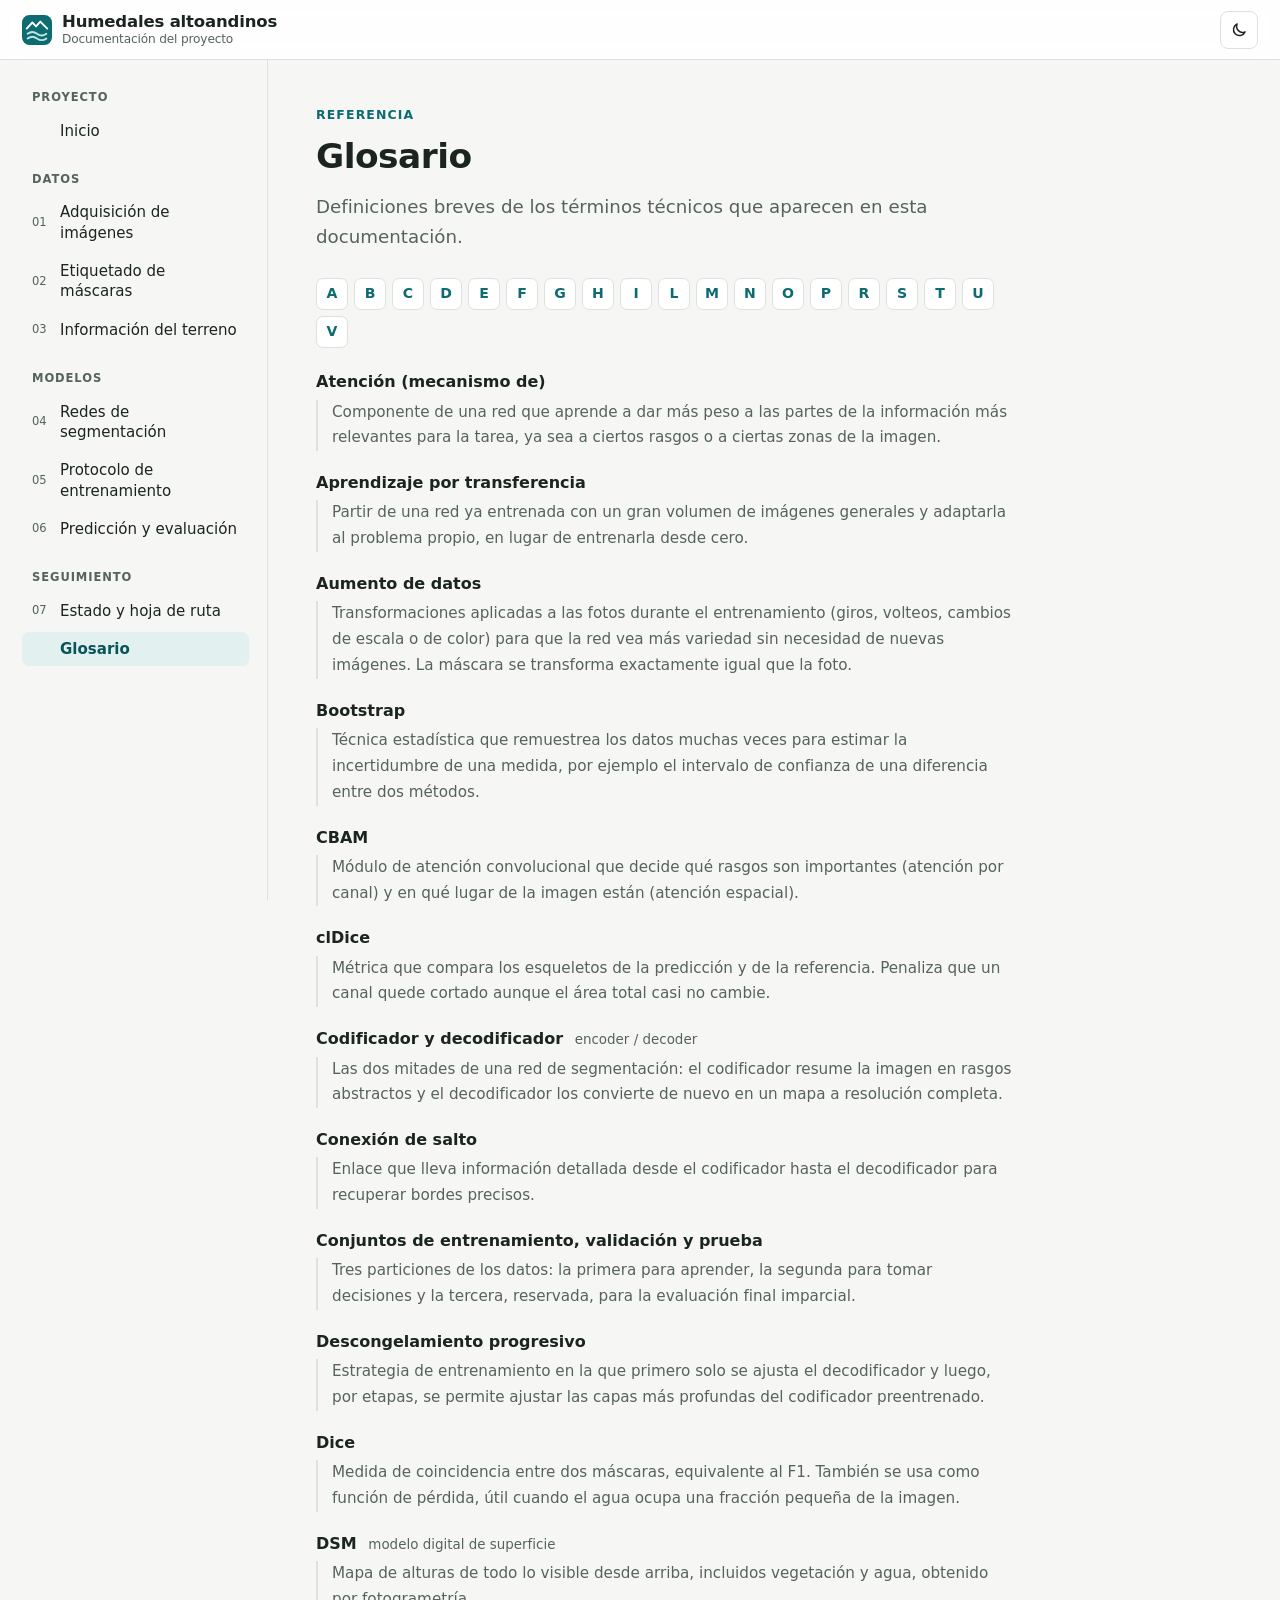
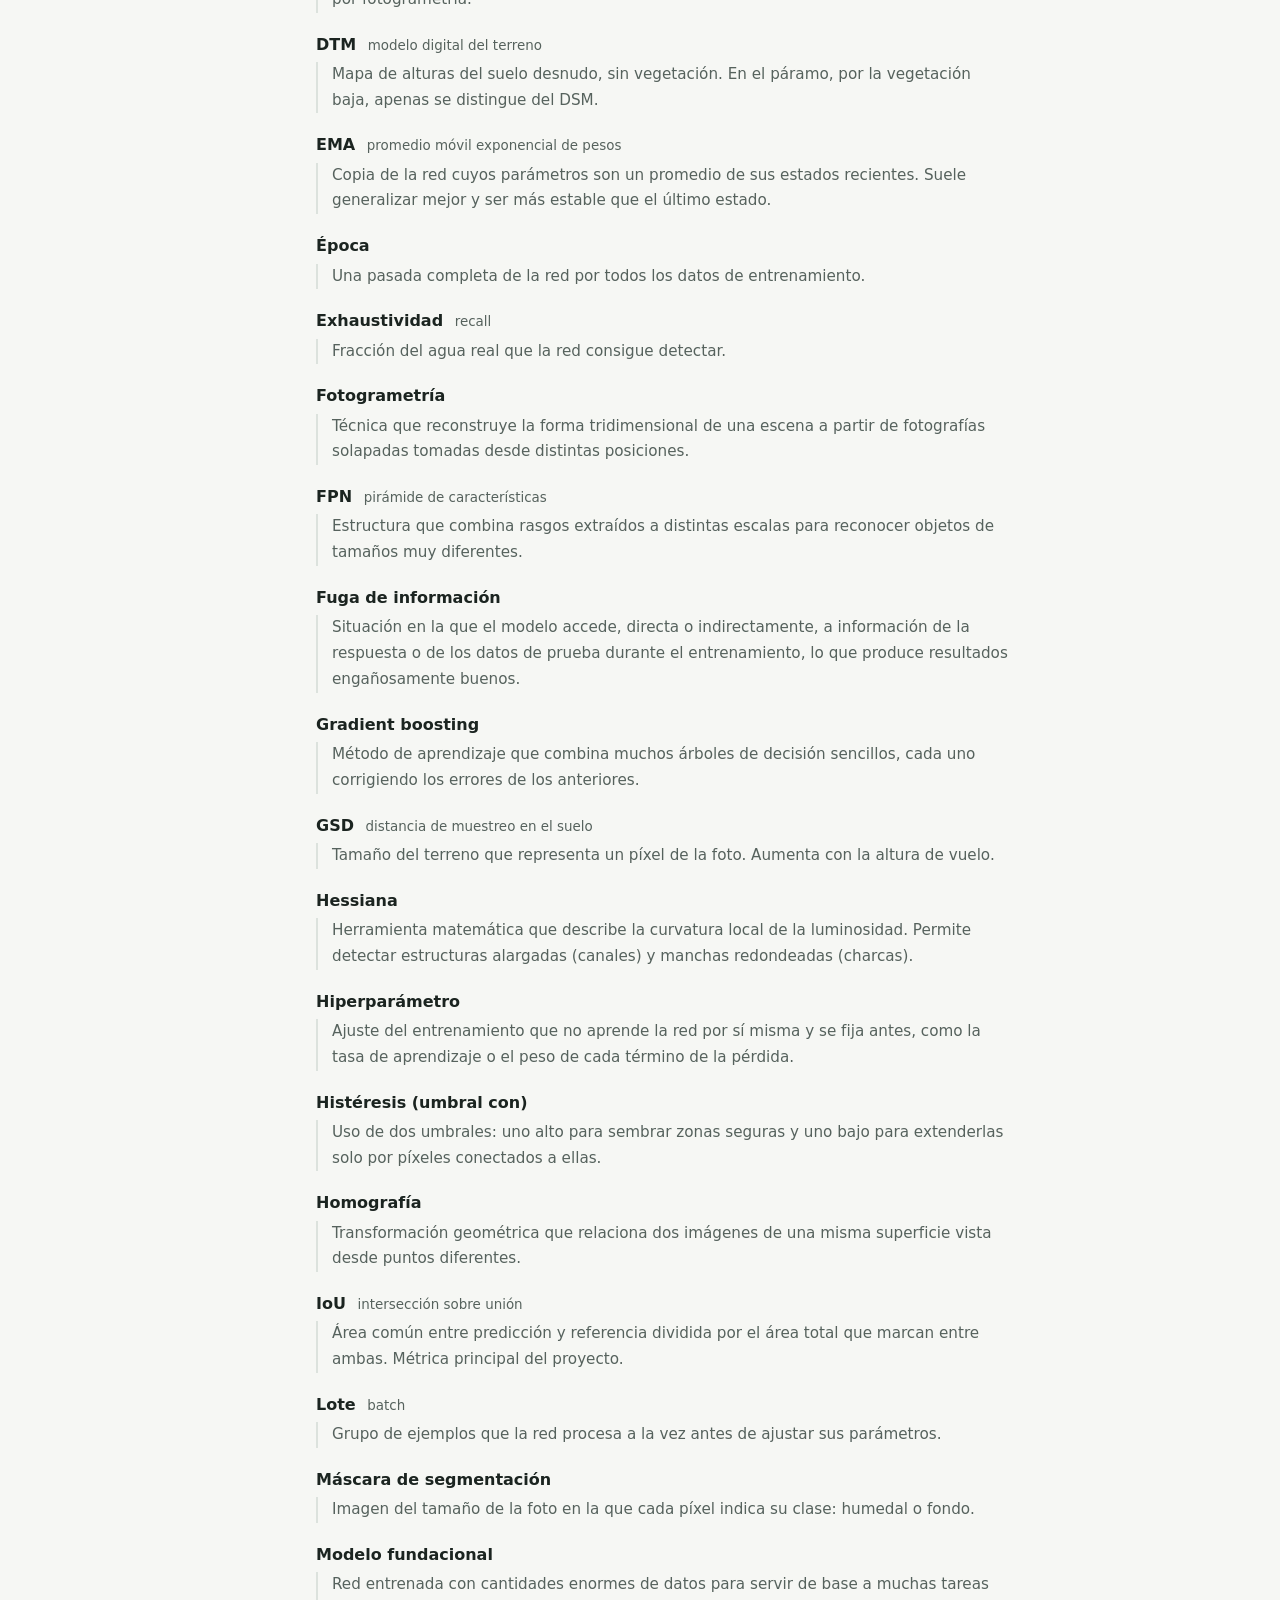
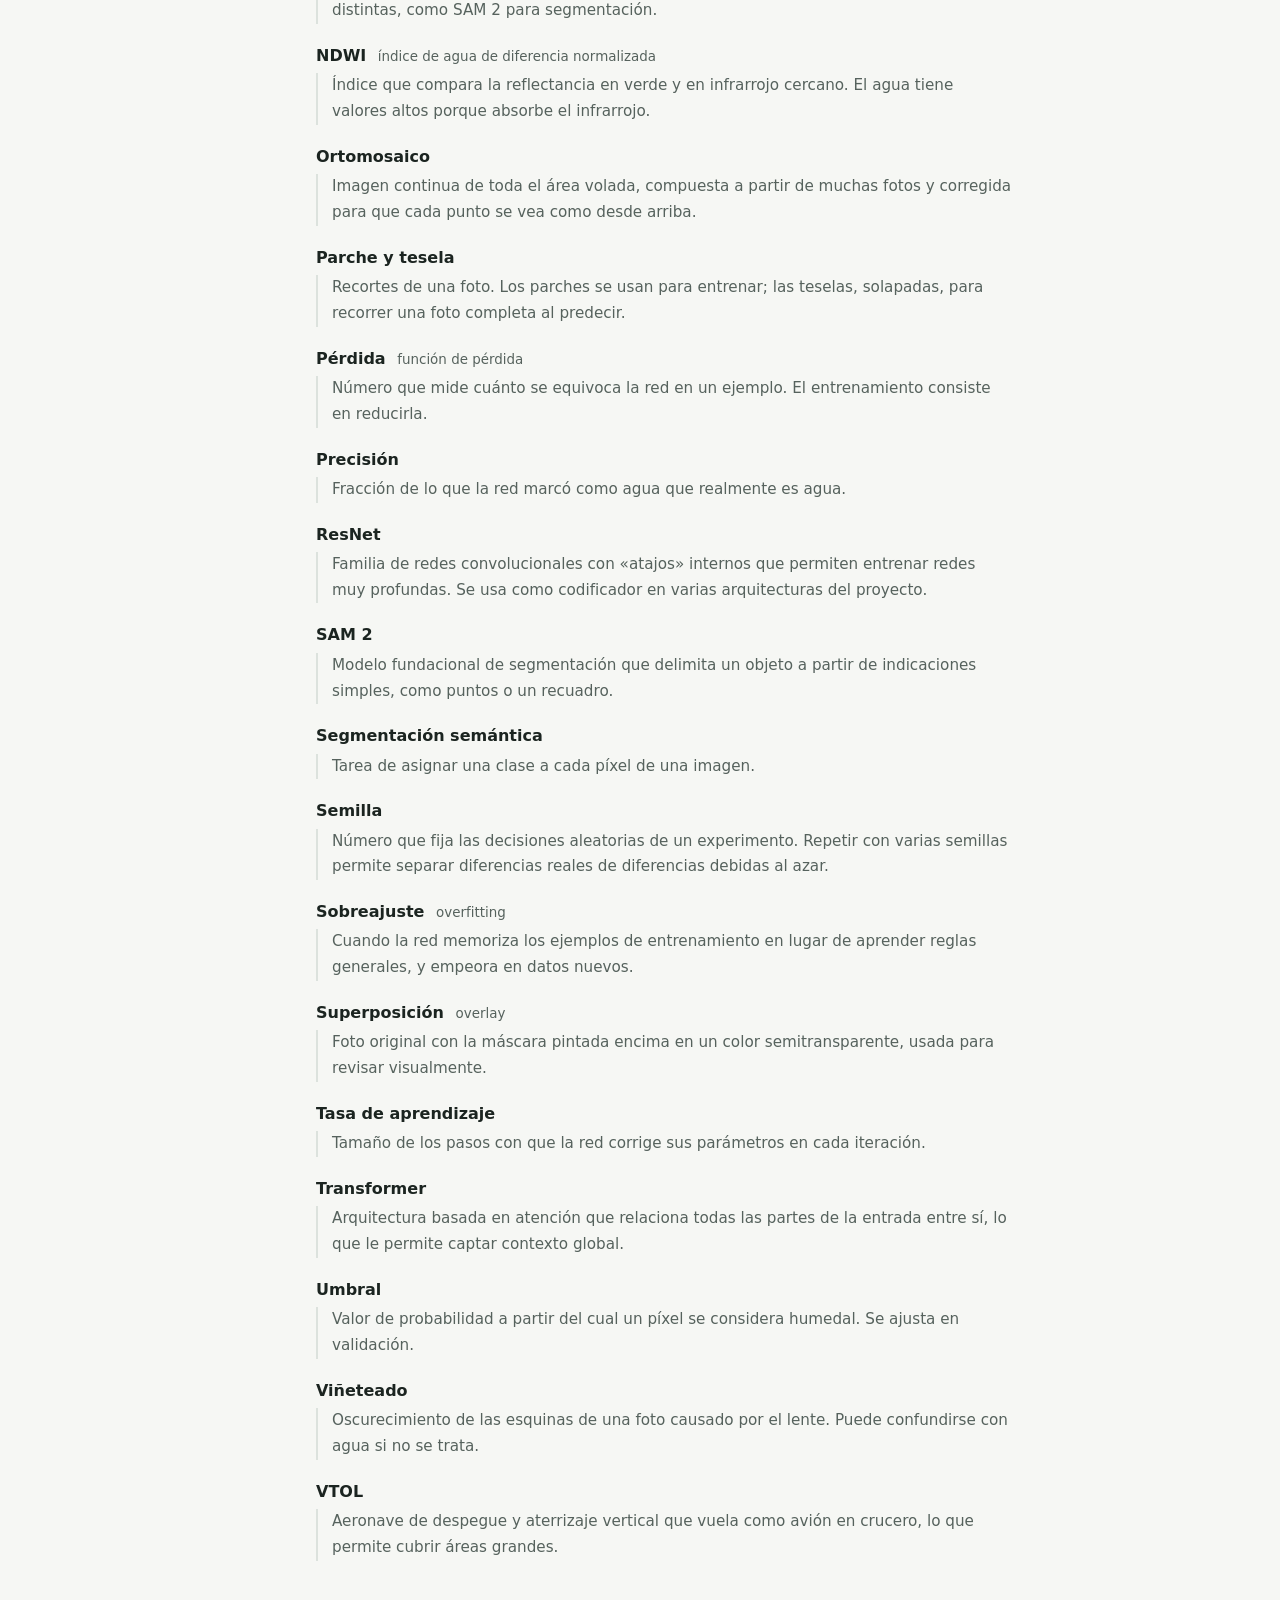
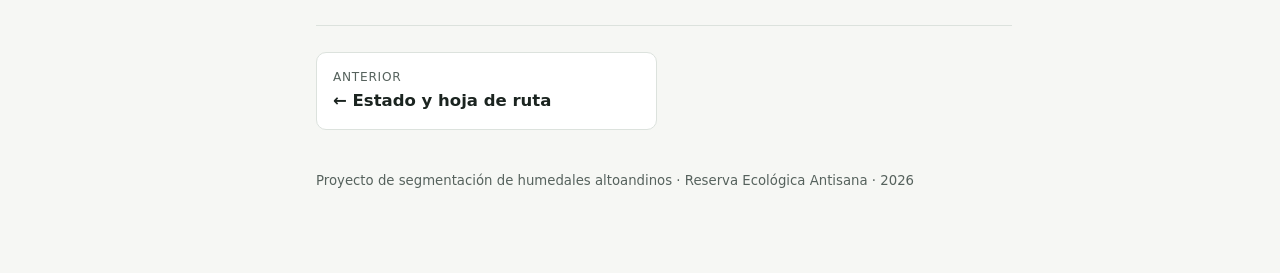
<file: glosario.html>
<!doctype html>
<html lang="es">
<head>
<meta charset="utf-8">
<meta name="viewport" content="width=device-width, initial-scale=1">
<title>Glosario · Humedales altoandinos</title>
<meta name="description" content="Definiciones de los términos usados en la documentación del proyecto.">
<link rel="icon" href="assets/img/icono.svg" type="image/svg+xml">
<link rel="stylesheet" href="assets/css/estilo.css">
<script>(function(){try{var t=localStorage.getItem("tema");if(!t)t=matchMedia("(prefers-color-scheme: dark)").matches?"dark":"light";document.documentElement.setAttribute("data-theme",t);}catch(e){}})();</script>
</head>
<body>
<a class="skip-link" href="#main">Saltar al contenido</a>
<header class="site-header">
  <button class="icon-btn menu-btn" id="menu-btn" aria-label="Abrir menú" aria-expanded="false"><svg viewBox="0 0 24 24" fill="none" stroke="currentColor" stroke-width="2" stroke-linecap="round"><path d="M4 7h16M4 12h16M4 17h16"/></svg></button>
  <a class="brand" href="index.html"><img class="brand-mark" src="assets/img/icono.svg" alt=""><span>Humedales altoandinos<small>Documentación del proyecto</small></span></a>
  <div class="header-spacer"></div>
  <button class="icon-btn" id="theme-btn" aria-label="Cambiar tema"></button>
</header>

<div class="layout">
<nav class="sidebar" id="sidebar" aria-label="Secciones"></nav>

<main class="content" id="main">
<div class="eyebrow">Referencia</div>
<h1>Glosario</h1>
<p class="lead">Definiciones breves de los términos técnicos que aparecen en esta documentación.</p>

<nav class="letters" aria-label="Ir a la letra">
  <a href="#a">A</a><a href="#b">B</a><a href="#c">C</a><a href="#d">D</a><a href="#e">E</a><a href="#f">F</a><a href="#g">G</a><a href="#h">H</a><a href="#i">I</a><a href="#l">L</a><a href="#m">M</a><a href="#n">N</a><a href="#o">O</a><a href="#p">P</a><a href="#r">R</a><a href="#s">S</a><a href="#t">T</a><a href="#u">U</a><a href="#v">V</a>
</nav>

<dl class="glossary">
  <dt id="a">Atención (mecanismo de)</dt>
  <dd>Componente de una red que aprende a dar más peso a las partes de la información más relevantes para la tarea, ya sea a ciertos rasgos o a ciertas zonas de la imagen.</dd>
  <dt>Aprendizaje por transferencia</dt>
  <dd>Partir de una red ya entrenada con un gran volumen de imágenes generales y adaptarla al problema propio, en lugar de entrenarla desde cero.</dd>
  <dt>Aumento de datos</dt>
  <dd>Transformaciones aplicadas a las fotos durante el entrenamiento (giros, volteos, cambios de escala o de color) para que la red vea más variedad sin necesidad de nuevas imágenes. La máscara se transforma exactamente igual que la foto.</dd>

  <dt id="b">Bootstrap</dt>
  <dd>Técnica estadística que remuestrea los datos muchas veces para estimar la incertidumbre de una medida, por ejemplo el intervalo de confianza de una diferencia entre dos métodos.</dd>

  <dt id="c">CBAM</dt>
  <dd>Módulo de atención convolucional que decide qué rasgos son importantes (atención por canal) y en qué lugar de la imagen están (atención espacial).</dd>
  <dt>clDice</dt>
  <dd>Métrica que compara los esqueletos de la predicción y de la referencia. Penaliza que un canal quede cortado aunque el área total casi no cambie.</dd>
  <dt>Codificador y decodificador <small>encoder / decoder</small></dt>
  <dd>Las dos mitades de una red de segmentación: el codificador resume la imagen en rasgos abstractos y el decodificador los convierte de nuevo en un mapa a resolución completa.</dd>
  <dt>Conexión de salto</dt>
  <dd>Enlace que lleva información detallada desde el codificador hasta el decodificador para recuperar bordes precisos.</dd>
  <dt>Conjuntos de entrenamiento, validación y prueba</dt>
  <dd>Tres particiones de los datos: la primera para aprender, la segunda para tomar decisiones y la tercera, reservada, para la evaluación final imparcial.</dd>

  <dt id="d">Descongelamiento progresivo</dt>
  <dd>Estrategia de entrenamiento en la que primero solo se ajusta el decodificador y luego, por etapas, se permite ajustar las capas más profundas del codificador preentrenado.</dd>
  <dt>Dice</dt>
  <dd>Medida de coincidencia entre dos máscaras, equivalente al F1. También se usa como función de pérdida, útil cuando el agua ocupa una fracción pequeña de la imagen.</dd>
  <dt>DSM <small>modelo digital de superficie</small></dt>
  <dd>Mapa de alturas de todo lo visible desde arriba, incluidos vegetación y agua, obtenido por fotogrametría.</dd>
  <dt>DTM <small>modelo digital del terreno</small></dt>
  <dd>Mapa de alturas del suelo desnudo, sin vegetación. En el páramo, por la vegetación baja, apenas se distingue del DSM.</dd>

  <dt id="e">EMA <small>promedio móvil exponencial de pesos</small></dt>
  <dd>Copia de la red cuyos parámetros son un promedio de sus estados recientes. Suele generalizar mejor y ser más estable que el último estado.</dd>
  <dt>Época</dt>
  <dd>Una pasada completa de la red por todos los datos de entrenamiento.</dd>
  <dt>Exhaustividad <small>recall</small></dt>
  <dd>Fracción del agua real que la red consigue detectar.</dd>

  <dt id="f">Fotogrametría</dt>
  <dd>Técnica que reconstruye la forma tridimensional de una escena a partir de fotografías solapadas tomadas desde distintas posiciones.</dd>
  <dt>FPN <small>pirámide de características</small></dt>
  <dd>Estructura que combina rasgos extraídos a distintas escalas para reconocer objetos de tamaños muy diferentes.</dd>
  <dt>Fuga de información</dt>
  <dd>Situación en la que el modelo accede, directa o indirectamente, a información de la respuesta o de los datos de prueba durante el entrenamiento, lo que produce resultados engañosamente buenos.</dd>

  <dt id="g">Gradient boosting</dt>
  <dd>Método de aprendizaje que combina muchos árboles de decisión sencillos, cada uno corrigiendo los errores de los anteriores.</dd>
  <dt>GSD <small>distancia de muestreo en el suelo</small></dt>
  <dd>Tamaño del terreno que representa un píxel de la foto. Aumenta con la altura de vuelo.</dd>

  <dt id="h">Hessiana</dt>
  <dd>Herramienta matemática que describe la curvatura local de la luminosidad. Permite detectar estructuras alargadas (canales) y manchas redondeadas (charcas).</dd>
  <dt>Hiperparámetro</dt>
  <dd>Ajuste del entrenamiento que no aprende la red por sí misma y se fija antes, como la tasa de aprendizaje o el peso de cada término de la pérdida.</dd>
  <dt>Histéresis (umbral con)</dt>
  <dd>Uso de dos umbrales: uno alto para sembrar zonas seguras y uno bajo para extenderlas solo por píxeles conectados a ellas.</dd>
  <dt>Homografía</dt>
  <dd>Transformación geométrica que relaciona dos imágenes de una misma superficie vista desde puntos diferentes.</dd>

  <dt id="i">IoU <small>intersección sobre unión</small></dt>
  <dd>Área común entre predicción y referencia dividida por el área total que marcan entre ambas. Métrica principal del proyecto.</dd>

  <dt id="l">Lote <small>batch</small></dt>
  <dd>Grupo de ejemplos que la red procesa a la vez antes de ajustar sus parámetros.</dd>

  <dt id="m">Máscara de segmentación</dt>
  <dd>Imagen del tamaño de la foto en la que cada píxel indica su clase: humedal o fondo.</dd>
  <dt>Modelo fundacional</dt>
  <dd>Red entrenada con cantidades enormes de datos para servir de base a muchas tareas distintas, como SAM 2 para segmentación.</dd>

  <dt id="n">NDWI <small>índice de agua de diferencia normalizada</small></dt>
  <dd>Índice que compara la reflectancia en verde y en infrarrojo cercano. El agua tiene valores altos porque absorbe el infrarrojo.</dd>

  <dt id="o">Ortomosaico</dt>
  <dd>Imagen continua de toda el área volada, compuesta a partir de muchas fotos y corregida para que cada punto se vea como desde arriba.</dd>

  <dt id="p">Parche y tesela</dt>
  <dd>Recortes de una foto. Los parches se usan para entrenar; las teselas, solapadas, para recorrer una foto completa al predecir.</dd>
  <dt>Pérdida <small>función de pérdida</small></dt>
  <dd>Número que mide cuánto se equivoca la red en un ejemplo. El entrenamiento consiste en reducirla.</dd>
  <dt>Precisión</dt>
  <dd>Fracción de lo que la red marcó como agua que realmente es agua.</dd>

  <dt id="r">ResNet</dt>
  <dd>Familia de redes convolucionales con «atajos» internos que permiten entrenar redes muy profundas. Se usa como codificador en varias arquitecturas del proyecto.</dd>

  <dt id="s">SAM 2</dt>
  <dd>Modelo fundacional de segmentación que delimita un objeto a partir de indicaciones simples, como puntos o un recuadro.</dd>
  <dt>Segmentación semántica</dt>
  <dd>Tarea de asignar una clase a cada píxel de una imagen.</dd>
  <dt>Semilla</dt>
  <dd>Número que fija las decisiones aleatorias de un experimento. Repetir con varias semillas permite separar diferencias reales de diferencias debidas al azar.</dd>
  <dt>Sobreajuste <small>overfitting</small></dt>
  <dd>Cuando la red memoriza los ejemplos de entrenamiento en lugar de aprender reglas generales, y empeora en datos nuevos.</dd>
  <dt>Superposición <small>overlay</small></dt>
  <dd>Foto original con la máscara pintada encima en un color semitransparente, usada para revisar visualmente.</dd>

  <dt id="t">Tasa de aprendizaje</dt>
  <dd>Tamaño de los pasos con que la red corrige sus parámetros en cada iteración.</dd>
  <dt>Transformer</dt>
  <dd>Arquitectura basada en atención que relaciona todas las partes de la entrada entre sí, lo que le permite captar contexto global.</dd>

  <dt id="u">Umbral</dt>
  <dd>Valor de probabilidad a partir del cual un píxel se considera humedal. Se ajusta en validación.</dd>

  <dt id="v">Viñeteado</dt>
  <dd>Oscurecimiento de las esquinas de una foto causado por el lente. Puede confundirse con agua si no se trata.</dd>
  <dt>VTOL</dt>
  <dd>Aeronave de despegue y aterrizaje vertical que vuela como avión en crucero, lo que permite cubrir áreas grandes.</dd>
</dl>

<nav class="pager" id="pager" aria-label="Paginación"></nav>
<footer class="site-footer">Proyecto de segmentación de humedales altoandinos · Reserva Ecológica Antisana · <span id="year"></span></footer>
</main>

<aside class="toc" id="toc" aria-label="Índice de la página"></aside>
</div>
<script src="assets/js/sitio.js"></script>
</body>
</html>
</file>
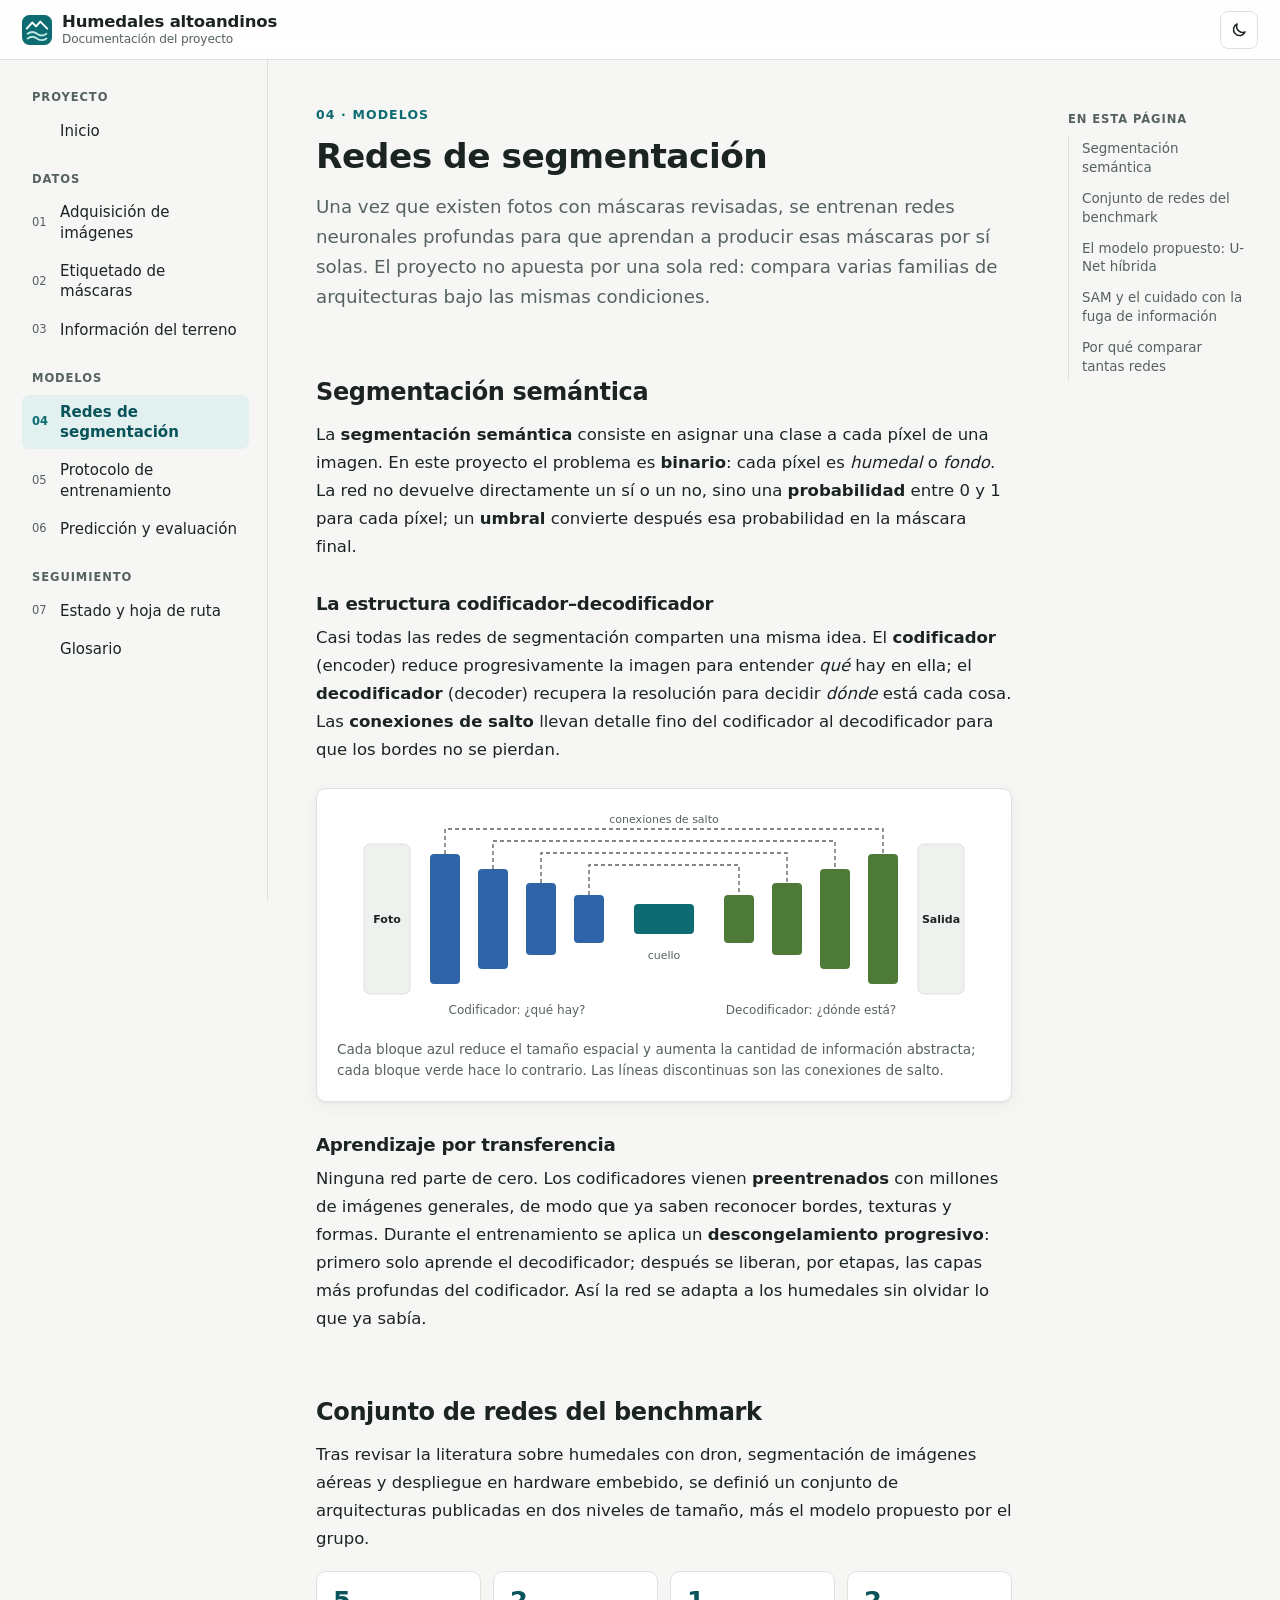
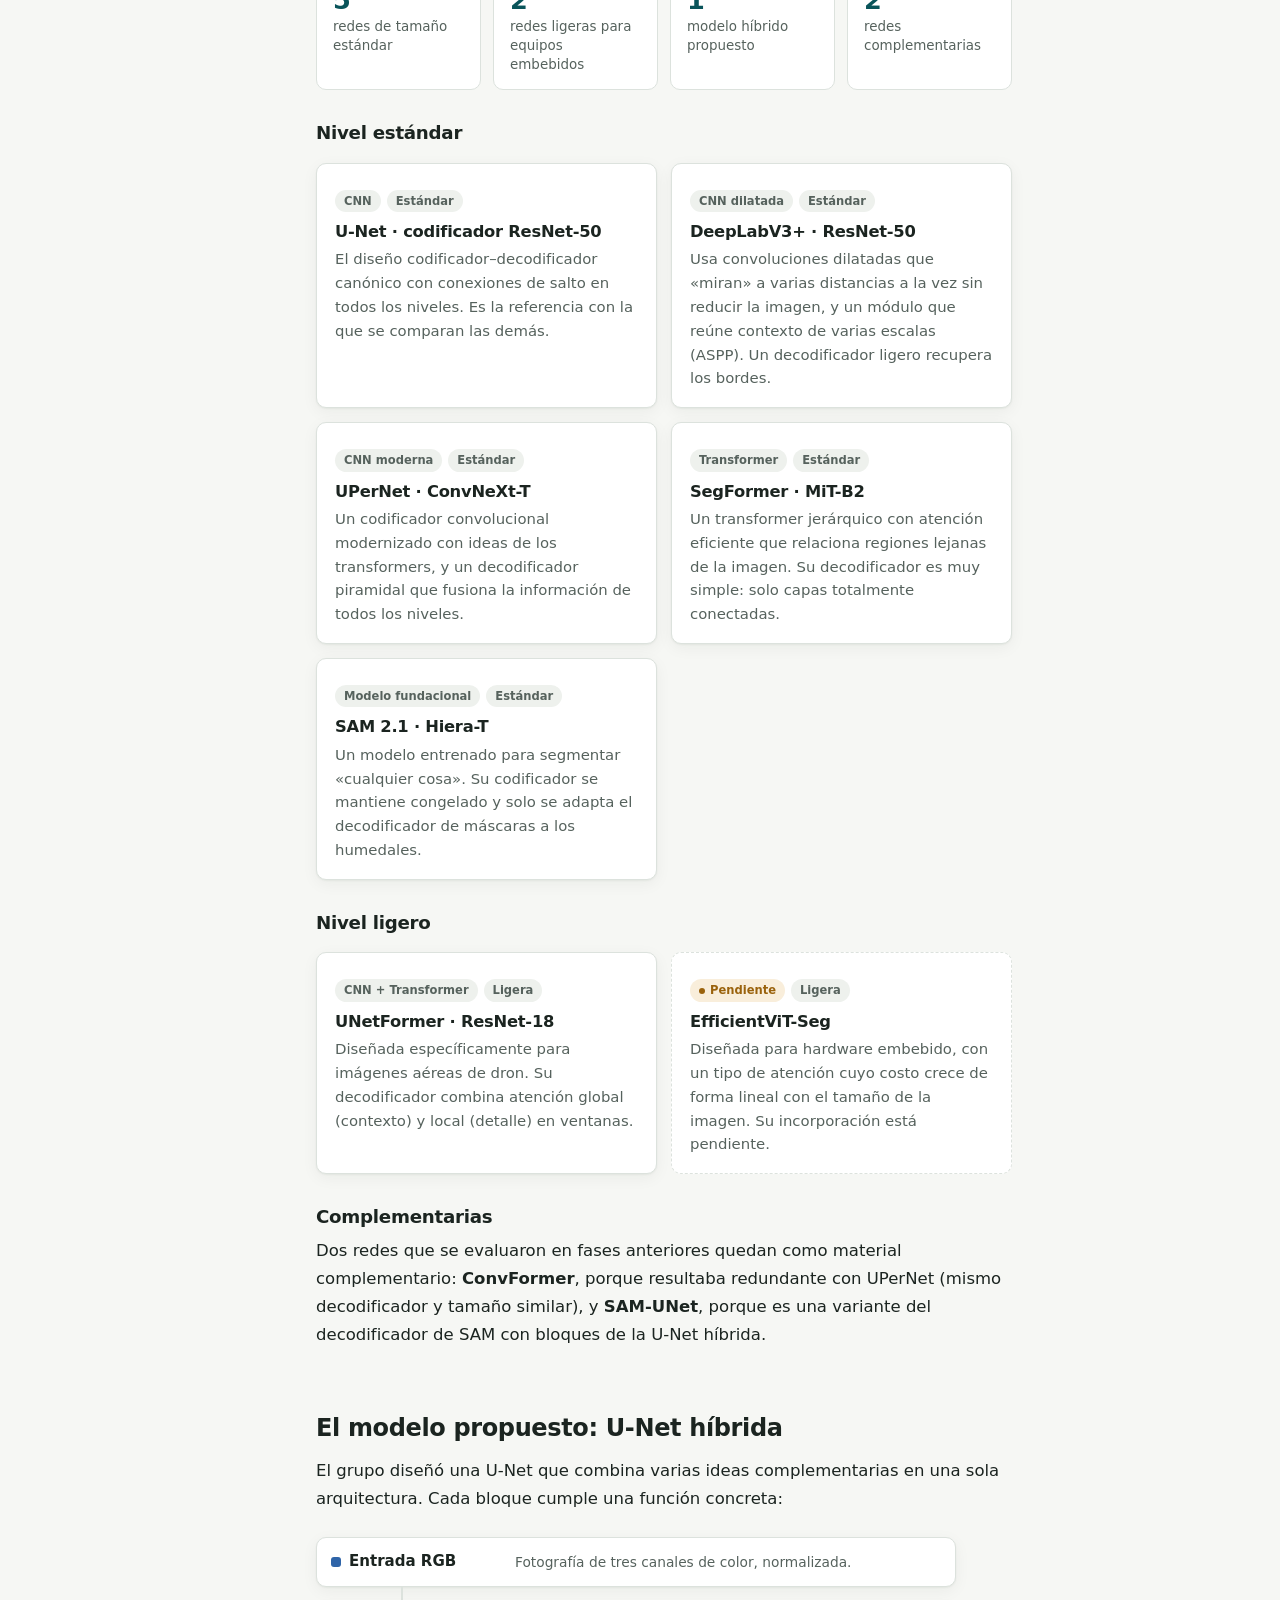
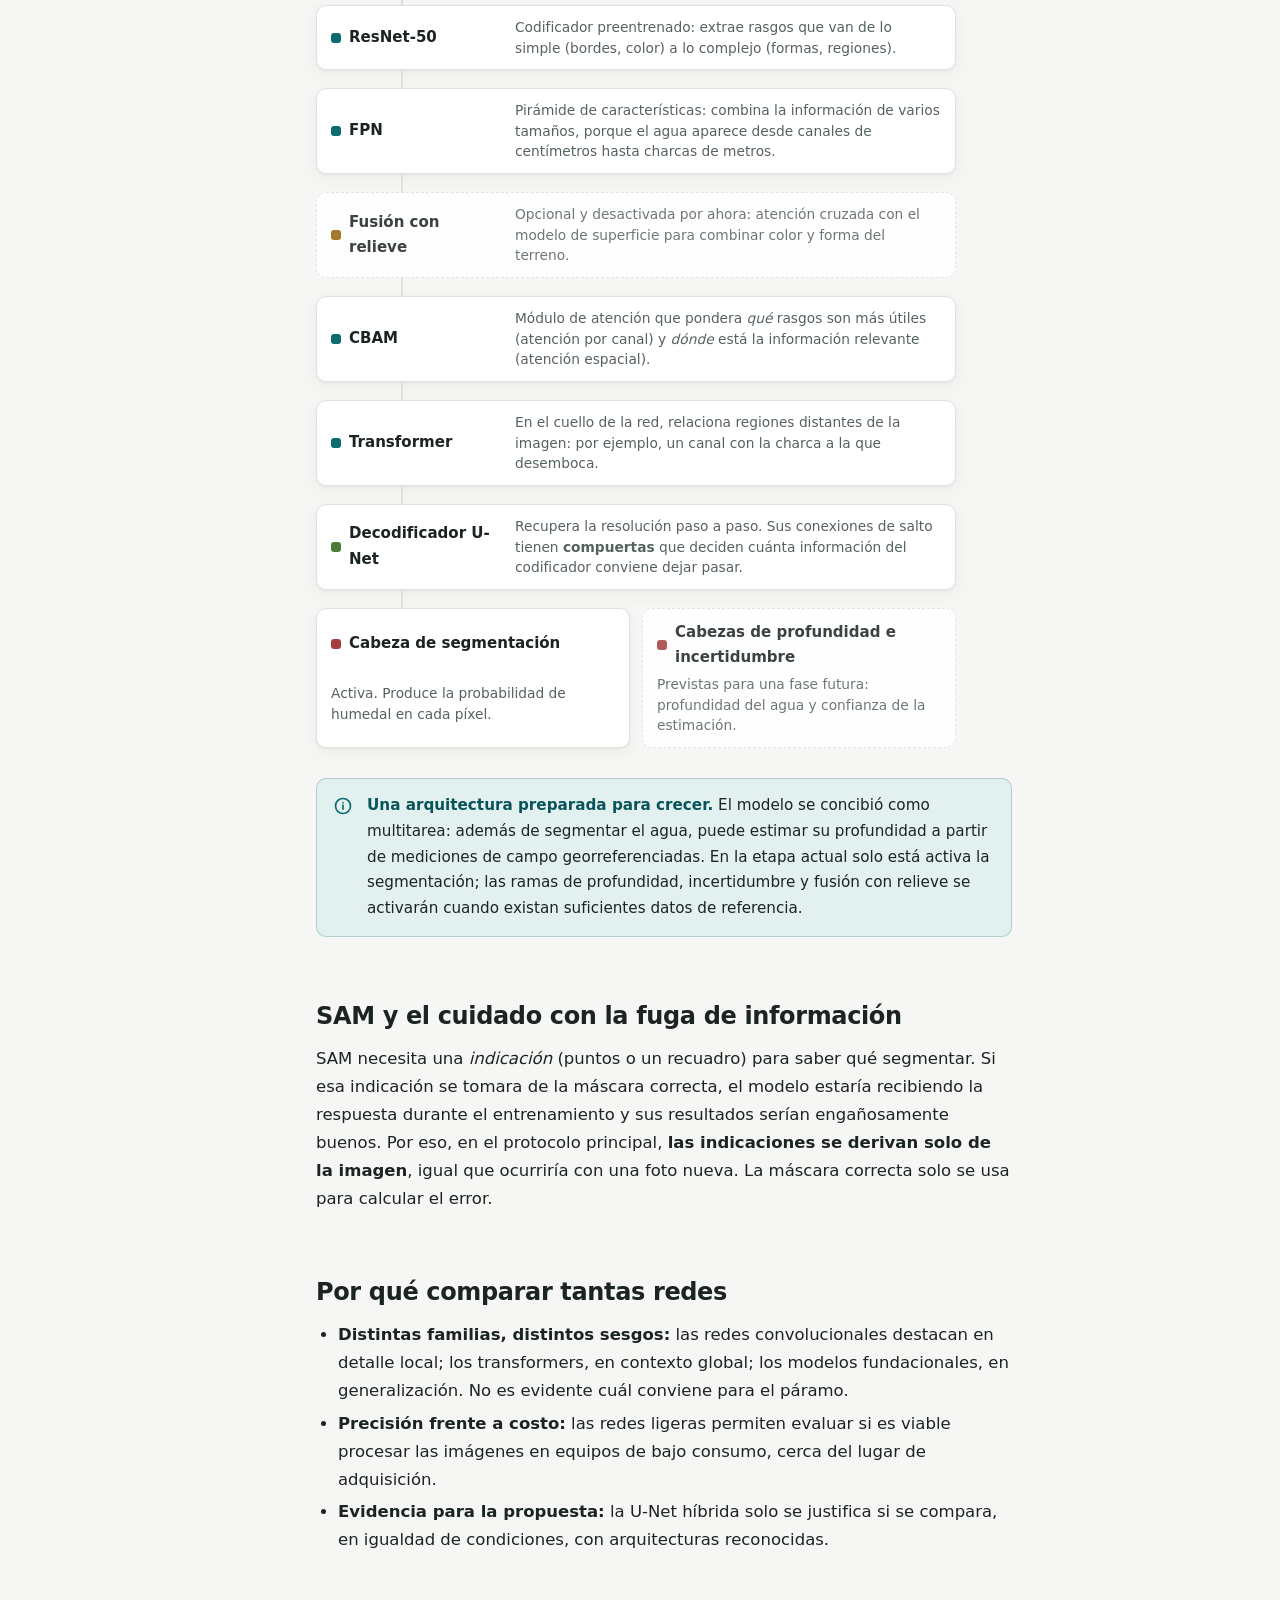
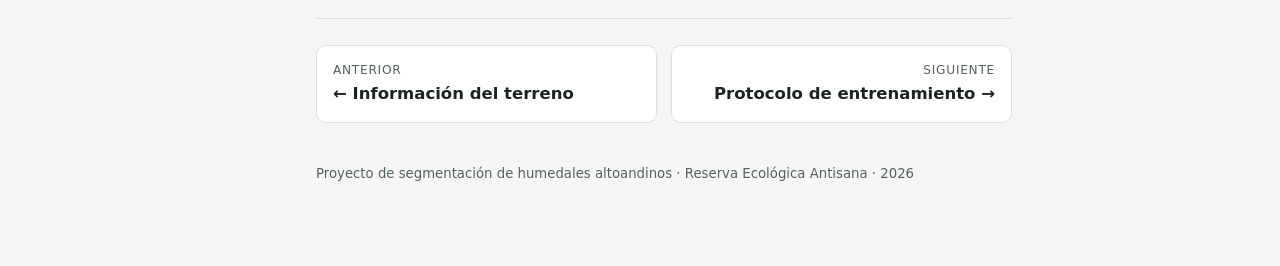
<file: modelos.html>
<!doctype html>
<html lang="es">
<head>
<meta charset="utf-8">
<meta name="viewport" content="width=device-width, initial-scale=1">
<title>Redes de segmentación · Humedales altoandinos</title>
<meta name="description" content="Arquitecturas de redes neuronales comparadas en el proyecto y modelo híbrido propuesto.">
<link rel="icon" href="assets/img/icono.svg" type="image/svg+xml">
<link rel="stylesheet" href="assets/css/estilo.css">
<script>(function(){try{var t=localStorage.getItem("tema");if(!t)t=matchMedia("(prefers-color-scheme: dark)").matches?"dark":"light";document.documentElement.setAttribute("data-theme",t);}catch(e){}})();</script>
</head>
<body>
<a class="skip-link" href="#main">Saltar al contenido</a>
<header class="site-header">
  <button class="icon-btn menu-btn" id="menu-btn" aria-label="Abrir menú" aria-expanded="false"><svg viewBox="0 0 24 24" fill="none" stroke="currentColor" stroke-width="2" stroke-linecap="round"><path d="M4 7h16M4 12h16M4 17h16"/></svg></button>
  <a class="brand" href="index.html"><img class="brand-mark" src="assets/img/icono.svg" alt=""><span>Humedales altoandinos<small>Documentación del proyecto</small></span></a>
  <div class="header-spacer"></div>
  <button class="icon-btn" id="theme-btn" aria-label="Cambiar tema"></button>
</header>

<div class="layout">
<nav class="sidebar" id="sidebar" aria-label="Secciones"></nav>

<main class="content" id="main">
<div class="eyebrow">04 · Modelos</div>
<h1>Redes de segmentación</h1>
<p class="lead">Una vez que existen fotos con máscaras revisadas, se entrenan redes neuronales profundas para que aprendan a producir esas máscaras por sí solas. El proyecto no apuesta por una sola red: compara varias familias de arquitecturas bajo las mismas condiciones.</p>

<h2>Segmentación semántica</h2>
<p>La <strong>segmentación semántica</strong> consiste en asignar una clase a cada píxel de una imagen. En este proyecto el problema es <strong>binario</strong>: cada píxel es <em>humedal</em> o <em>fondo</em>. La red no devuelve directamente un sí o un no, sino una <strong>probabilidad</strong> entre 0 y 1 para cada píxel; un <strong>umbral</strong> convierte después esa probabilidad en la máscara final.</p>

<h3>La estructura codificador–decodificador</h3>
<p>Casi todas las redes de segmentación comparten una misma idea. El <strong>codificador</strong> (encoder) reduce progresivamente la imagen para entender <em>qué</em> hay en ella; el <strong>decodificador</strong> (decoder) recupera la resolución para decidir <em>dónde</em> está cada cosa. Las <strong>conexiones de salto</strong> llevan detalle fino del codificador al decodificador para que los bordes no se pierdan.</p>

<figure class="panel">
  <svg viewBox="0 0 620 220" width="620" role="img" aria-label="Esquema codificador-decodificador con conexiones de salto">
    <g fill="none" stroke="var(--muted)" stroke-width="1.3" stroke-dasharray="4 3">
      <path d="M91 45 V20 H529 V45"/>
      <path d="M139 60 V32 H481 V60"/>
      <path d="M187 74 V44 H433 V74"/>
      <path d="M235 86 V56 H385 V86"/>
    </g>
    <rect x="10" y="35" width="46" height="150" rx="6" fill="var(--surface-2)" stroke="var(--border)"/>
    <text x="33" y="114" text-anchor="middle" class="svg-text" font-size="11" font-weight="600">Foto</text>
    <g fill="var(--sky)">
      <rect x="76" y="45" width="30" height="130" rx="4"/>
      <rect x="124" y="60" width="30" height="100" rx="4"/>
      <rect x="172" y="74" width="30" height="72" rx="4"/>
      <rect x="220" y="86" width="30" height="48" rx="4"/>
    </g>
    <rect x="280" y="95" width="60" height="30" rx="4" fill="var(--accent)"/>
    <g fill="var(--moss)">
      <rect x="370" y="86" width="30" height="48" rx="4"/>
      <rect x="418" y="74" width="30" height="72" rx="4"/>
      <rect x="466" y="60" width="30" height="100" rx="4"/>
      <rect x="514" y="45" width="30" height="130" rx="4"/>
    </g>
    <rect x="564" y="35" width="46" height="150" rx="6" fill="var(--surface-2)" stroke="var(--border)"/>
    <text x="587" y="114" text-anchor="middle" class="svg-text" font-size="11" font-weight="600">Salida</text>
    <text x="163" y="205" text-anchor="middle" class="svg-muted" font-size="12">Codificador: ¿qué hay?</text>
    <text x="310" y="150" text-anchor="middle" class="svg-muted" font-size="11">cuello</text>
    <text x="457" y="205" text-anchor="middle" class="svg-muted" font-size="12">Decodificador: ¿dónde está?</text>
    <text x="310" y="14" text-anchor="middle" class="svg-muted" font-size="11">conexiones de salto</text>
  </svg>
  <figcaption>Cada bloque azul reduce el tamaño espacial y aumenta la cantidad de información abstracta; cada bloque verde hace lo contrario. Las líneas discontinuas son las conexiones de salto.</figcaption>
</figure>

<h3>Aprendizaje por transferencia</h3>
<p>Ninguna red parte de cero. Los codificadores vienen <strong>preentrenados</strong> con millones de imágenes generales, de modo que ya saben reconocer bordes, texturas y formas. Durante el entrenamiento se aplica un <strong>descongelamiento progresivo</strong>: primero solo aprende el decodificador; después se liberan, por etapas, las capas más profundas del codificador. Así la red se adapta a los humedales sin olvidar lo que ya sabía.</p>

<h2>Conjunto de redes del benchmark</h2>
<p>Tras revisar la literatura sobre humedales con dron, segmentación de imágenes aéreas y despliegue en hardware embebido, se definió un conjunto de arquitecturas publicadas en dos niveles de tamaño, más el modelo propuesto por el grupo.</p>

<div class="kpis">
  <div class="kpi"><b>5</b><span>redes de tamaño estándar</span></div>
  <div class="kpi"><b>2</b><span>redes ligeras para equipos embebidos</span></div>
  <div class="kpi"><b>1</b><span>modelo híbrido propuesto</span></div>
  <div class="kpi"><b>2</b><span>redes complementarias</span></div>
</div>

<h3>Nivel estándar</h3>
<div class="cards two">
  <div class="card">
    <div class="meta"><span class="badge plain">CNN</span><span class="badge plain">Estándar</span></div>
    <h4>U-Net · codificador ResNet-50</h4>
    <p>El diseño codificador–decodificador canónico con conexiones de salto en todos los niveles. Es la referencia con la que se comparan las demás.</p>
  </div>
  <div class="card">
    <div class="meta"><span class="badge plain">CNN dilatada</span><span class="badge plain">Estándar</span></div>
    <h4>DeepLabV3+ · ResNet-50</h4>
    <p>Usa convoluciones dilatadas que «miran» a varias distancias a la vez sin reducir la imagen, y un módulo que reúne contexto de varias escalas (ASPP). Un decodificador ligero recupera los bordes.</p>
  </div>
  <div class="card">
    <div class="meta"><span class="badge plain">CNN moderna</span><span class="badge plain">Estándar</span></div>
    <h4>UPerNet · ConvNeXt-T</h4>
    <p>Un codificador convolucional modernizado con ideas de los transformers, y un decodificador piramidal que fusiona la información de todos los niveles.</p>
  </div>
  <div class="card">
    <div class="meta"><span class="badge plain">Transformer</span><span class="badge plain">Estándar</span></div>
    <h4>SegFormer · MiT-B2</h4>
    <p>Un transformer jerárquico con atención eficiente que relaciona regiones lejanas de la imagen. Su decodificador es muy simple: solo capas totalmente conectadas.</p>
  </div>
  <div class="card">
    <div class="meta"><span class="badge plain">Modelo fundacional</span><span class="badge plain">Estándar</span></div>
    <h4>SAM 2.1 · Hiera-T</h4>
    <p>Un modelo entrenado para segmentar «cualquier cosa». Su codificador se mantiene congelado y solo se adapta el decodificador de máscaras a los humedales.</p>
  </div>
</div>

<h3>Nivel ligero</h3>
<div class="cards two">
  <div class="card">
    <div class="meta"><span class="badge plain">CNN + Transformer</span><span class="badge plain">Ligera</span></div>
    <h4>UNetFormer · ResNet-18</h4>
    <p>Diseñada específicamente para imágenes aéreas de dron. Su decodificador combina atención global (contexto) y local (detalle) en ventanas.</p>
  </div>
  <div class="card pending">
    <div class="meta"><span class="badge wait">Pendiente</span><span class="badge plain">Ligera</span></div>
    <h4>EfficientViT-Seg</h4>
    <p>Diseñada para hardware embebido, con un tipo de atención cuyo costo crece de forma lineal con el tamaño de la imagen. Su incorporación está pendiente.</p>
  </div>
</div>

<h3>Complementarias</h3>
<p>Dos redes que se evaluaron en fases anteriores quedan como material complementario: <strong>ConvFormer</strong>, porque resultaba redundante con UPerNet (mismo decodificador y tamaño similar), y <strong>SAM-UNet</strong>, porque es una variante del decodificador de SAM con bloques de la U-Net híbrida.</p>

<h2>El modelo propuesto: U-Net híbrida</h2>
<p>El grupo diseñó una U-Net que combina varias ideas complementarias en una sola arquitectura. Cada bloque cumple una función concreta:</p>

<div class="arch">
  <div class="layer c-data"><div class="name"><i></i>Entrada RGB</div><div class="desc">Fotografía de tres canales de color, normalizada.</div></div>
  <div class="link"></div>
  <div class="layer c-model"><div class="name"><i></i>ResNet-50</div><div class="desc">Codificador preentrenado: extrae rasgos que van de lo simple (bordes, color) a lo complejo (formas, regiones).</div></div>
  <div class="link"></div>
  <div class="layer c-model"><div class="name"><i></i>FPN</div><div class="desc">Pirámide de características: combina la información de varios tamaños, porque el agua aparece desde canales de centímetros hasta charcas de metros.</div></div>
  <div class="link"></div>
  <div class="layer c-terrain future"><div class="name"><i></i>Fusión con relieve</div><div class="desc">Opcional y desactivada por ahora: atención cruzada con el modelo de superficie para combinar color y forma del terreno.</div></div>
  <div class="link"></div>
  <div class="layer c-model"><div class="name"><i></i>CBAM</div><div class="desc">Módulo de atención que pondera <em>qué</em> rasgos son más útiles (atención por canal) y <em>dónde</em> está la información relevante (atención espacial).</div></div>
  <div class="link"></div>
  <div class="layer c-model"><div class="name"><i></i>Transformer</div><div class="desc">En el cuello de la red, relaciona regiones distantes de la imagen: por ejemplo, un canal con la charca a la que desemboca.</div></div>
  <div class="link"></div>
  <div class="layer c-label"><div class="name"><i></i>Decodificador U-Net</div><div class="desc">Recupera la resolución paso a paso. Sus conexiones de salto tienen <strong>compuertas</strong> que deciden cuánta información del codificador conviene dejar pasar.</div></div>
  <div class="link"></div>
  <div class="branches">
    <div class="layer c-eval"><div class="name"><i></i>Cabeza de segmentación</div><div class="desc">Activa. Produce la probabilidad de humedal en cada píxel.</div></div>
    <div class="layer c-eval future"><div class="name"><i></i>Cabezas de profundidad e incertidumbre</div><div class="desc">Previstas para una fase futura: profundidad del agua y confianza de la estimación.</div></div>
  </div>
</div>

<div class="callout">
  <svg viewBox="0 0 24 24" fill="none" stroke="currentColor" stroke-width="2"><circle cx="12" cy="12" r="9"/><path d="M12 11v5M12 8h.01" stroke-linecap="round"/></svg>
  <div><p><strong>Una arquitectura preparada para crecer.</strong> El modelo se concibió como multitarea: además de segmentar el agua, puede estimar su profundidad a partir de mediciones de campo georreferenciadas. En la etapa actual solo está activa la segmentación; las ramas de profundidad, incertidumbre y fusión con relieve se activarán cuando existan suficientes datos de referencia.</p></div>
</div>

<h2>SAM y el cuidado con la fuga de información</h2>
<p>SAM necesita una <em>indicación</em> (puntos o un recuadro) para saber qué segmentar. Si esa indicación se tomara de la máscara correcta, el modelo estaría recibiendo la respuesta durante el entrenamiento y sus resultados serían engañosamente buenos. Por eso, en el protocolo principal, <strong>las indicaciones se derivan solo de la imagen</strong>, igual que ocurriría con una foto nueva. La máscara correcta solo se usa para calcular el error.</p>

<h2>Por qué comparar tantas redes</h2>
<ul>
  <li><strong>Distintas familias, distintos sesgos:</strong> las redes convolucionales destacan en detalle local; los transformers, en contexto global; los modelos fundacionales, en generalización. No es evidente cuál conviene para el páramo.</li>
  <li><strong>Precisión frente a costo:</strong> las redes ligeras permiten evaluar si es viable procesar las imágenes en equipos de bajo consumo, cerca del lugar de adquisición.</li>
  <li><strong>Evidencia para la propuesta:</strong> la U-Net híbrida solo se justifica si se compara, en igualdad de condiciones, con arquitecturas reconocidas.</li>
</ul>

<nav class="pager" id="pager" aria-label="Paginación"></nav>
<footer class="site-footer">Proyecto de segmentación de humedales altoandinos · Reserva Ecológica Antisana · <span id="year"></span></footer>
</main>

<aside class="toc" id="toc" aria-label="Índice de la página"></aside>
</div>
<script src="assets/js/sitio.js"></script>
</body>
</html>
</file>
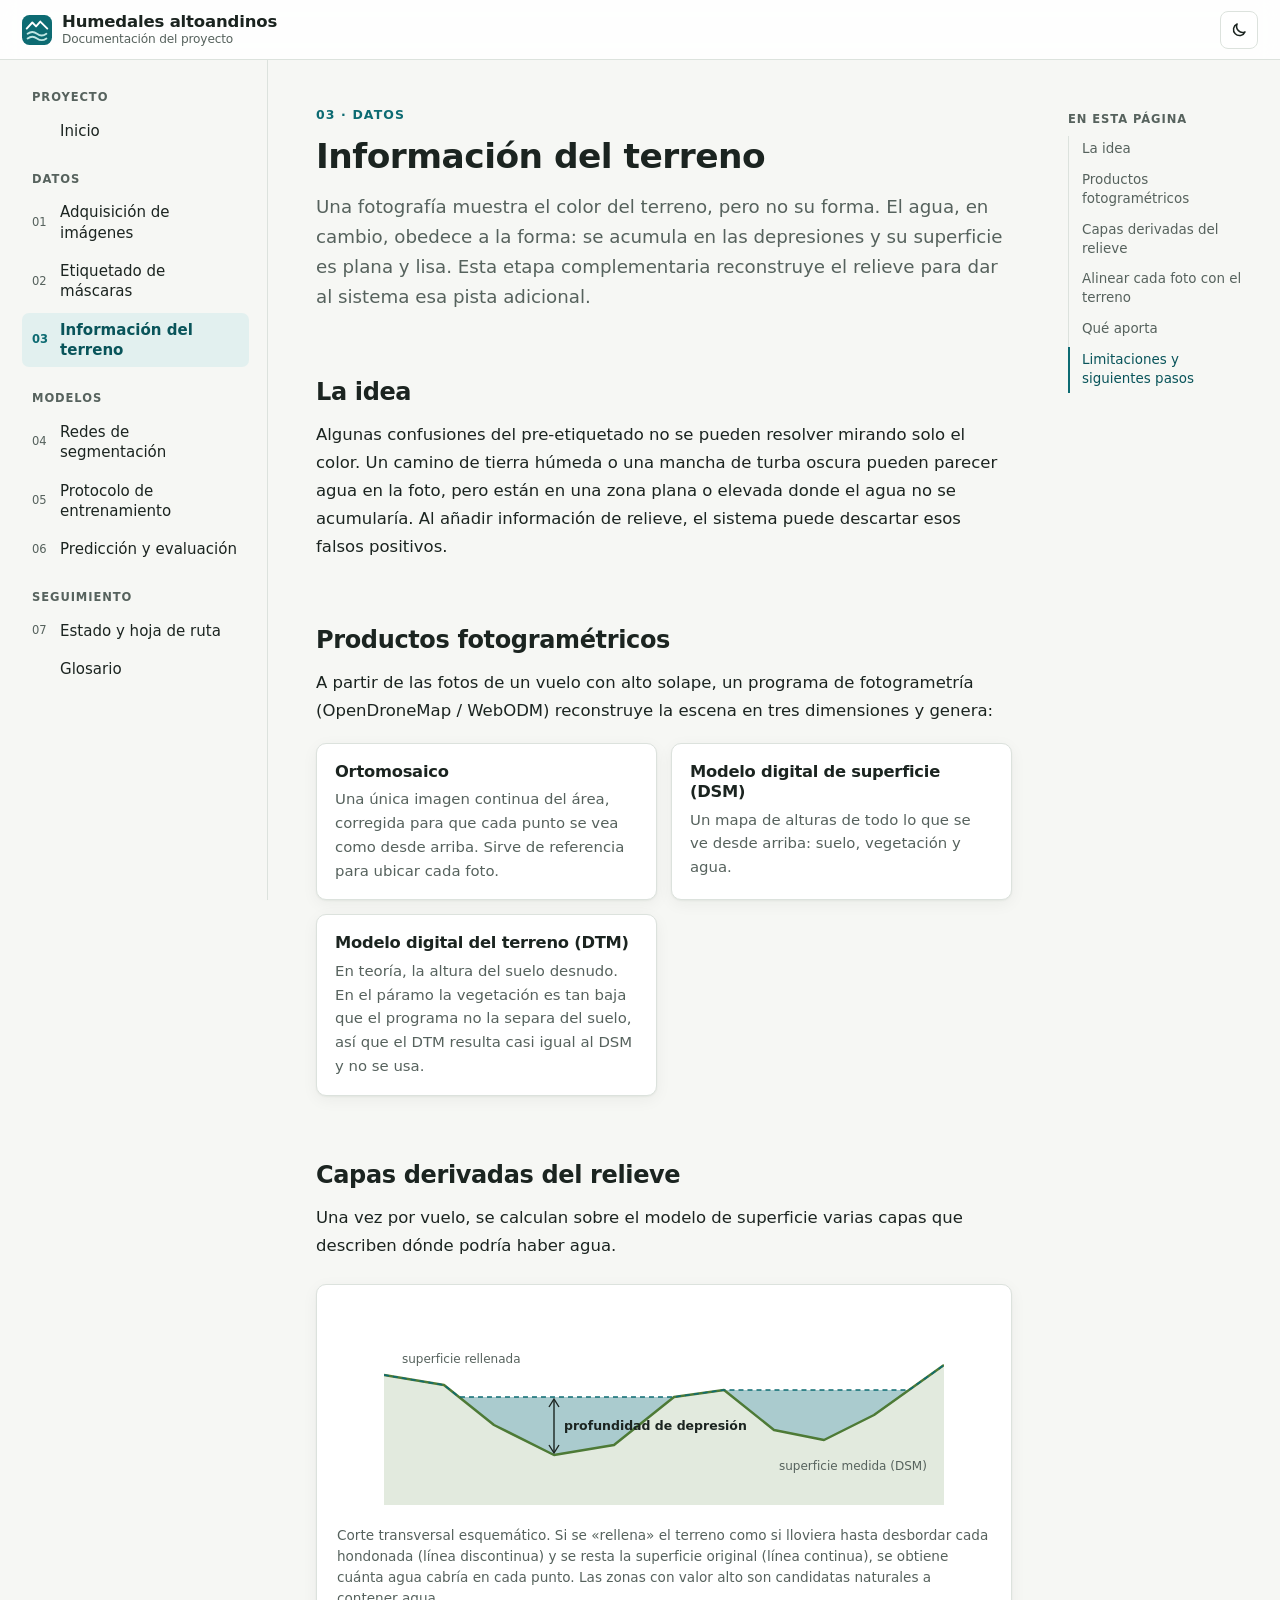
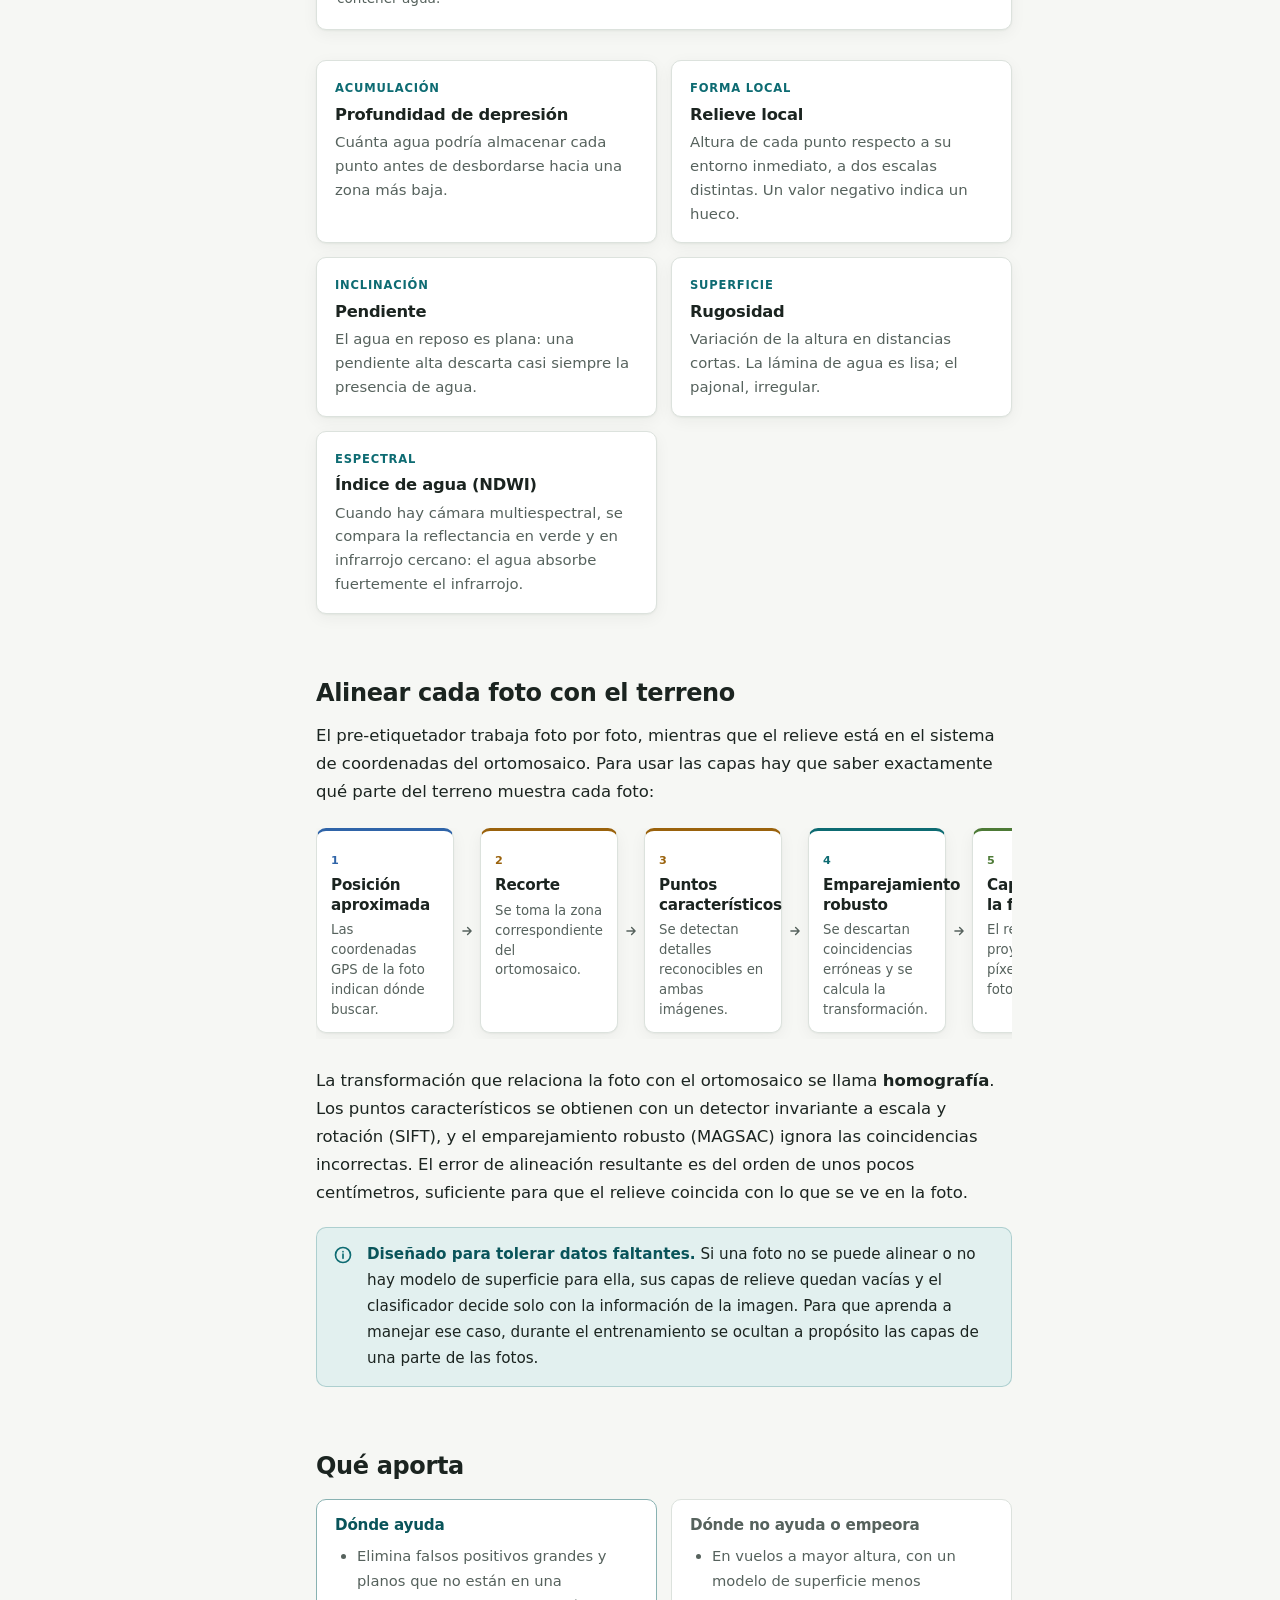
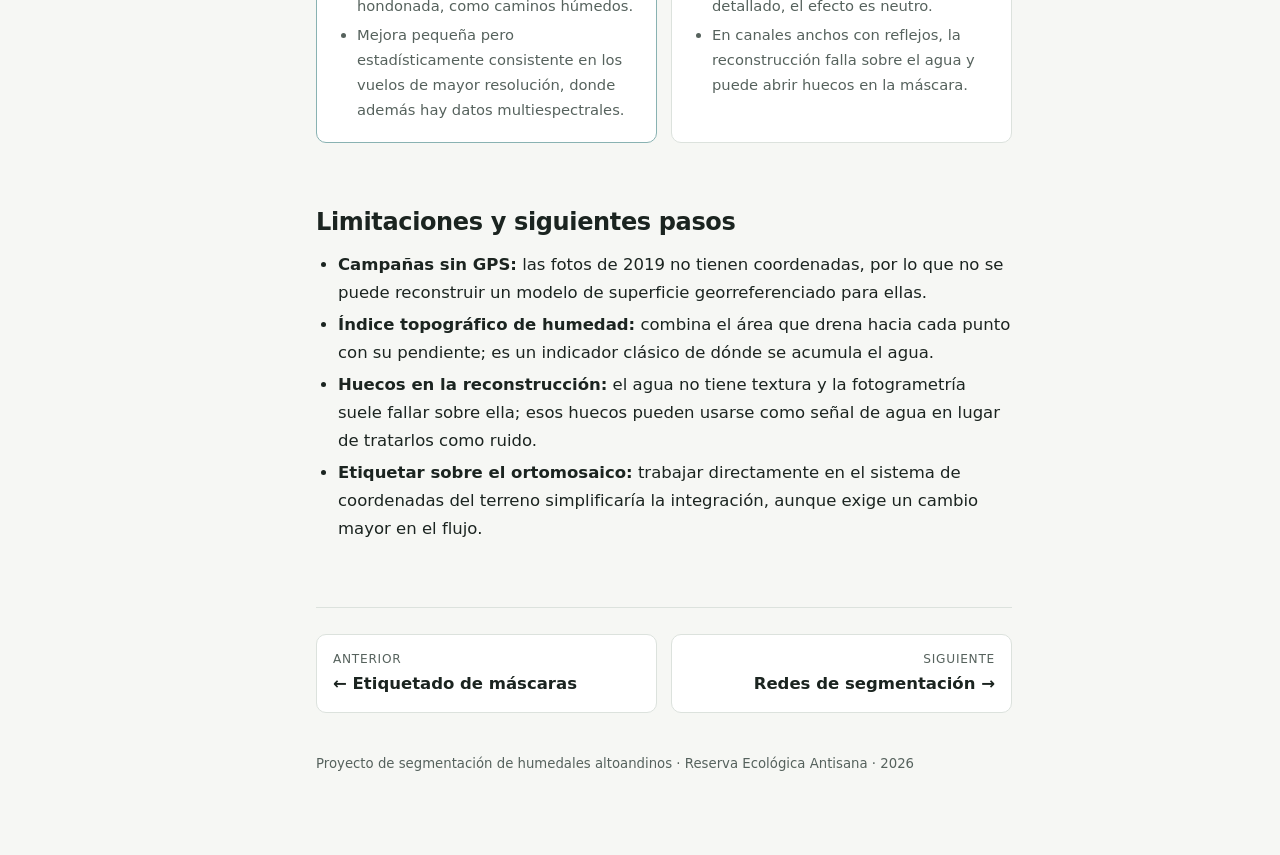
<file: terreno.html>
<!doctype html>
<html lang="es">
<head>
<meta charset="utf-8">
<meta name="viewport" content="width=device-width, initial-scale=1">
<title>Información del terreno · Humedales altoandinos</title>
<meta name="description" content="Cómo la fotogrametría y el relieve ayudan a reconocer el agua de los humedales.">
<link rel="icon" href="assets/img/icono.svg" type="image/svg+xml">
<link rel="stylesheet" href="assets/css/estilo.css">
<script>(function(){try{var t=localStorage.getItem("tema");if(!t)t=matchMedia("(prefers-color-scheme: dark)").matches?"dark":"light";document.documentElement.setAttribute("data-theme",t);}catch(e){}})();</script>
</head>
<body>
<a class="skip-link" href="#main">Saltar al contenido</a>
<header class="site-header">
  <button class="icon-btn menu-btn" id="menu-btn" aria-label="Abrir menú" aria-expanded="false"><svg viewBox="0 0 24 24" fill="none" stroke="currentColor" stroke-width="2" stroke-linecap="round"><path d="M4 7h16M4 12h16M4 17h16"/></svg></button>
  <a class="brand" href="index.html"><img class="brand-mark" src="assets/img/icono.svg" alt=""><span>Humedales altoandinos<small>Documentación del proyecto</small></span></a>
  <div class="header-spacer"></div>
  <button class="icon-btn" id="theme-btn" aria-label="Cambiar tema"></button>
</header>

<div class="layout">
<nav class="sidebar" id="sidebar" aria-label="Secciones"></nav>

<main class="content" id="main">
<div class="eyebrow">03 · Datos</div>
<h1>Información del terreno</h1>
<p class="lead">Una fotografía muestra el color del terreno, pero no su forma. El agua, en cambio, obedece a la forma: se acumula en las depresiones y su superficie es plana y lisa. Esta etapa complementaria reconstruye el relieve para dar al sistema esa pista adicional.</p>

<h2>La idea</h2>
<p>Algunas confusiones del pre-etiquetado no se pueden resolver mirando solo el color. Un camino de tierra húmeda o una mancha de turba oscura pueden parecer agua en la foto, pero están en una zona plana o elevada donde el agua no se acumularía. Al añadir información de relieve, el sistema puede descartar esos falsos positivos.</p>

<h2>Productos fotogramétricos</h2>
<p>A partir de las fotos de un vuelo con alto solape, un programa de fotogrametría (OpenDroneMap / WebODM) reconstruye la escena en tres dimensiones y genera:</p>
<div class="cards">
  <div class="card"><h4>Ortomosaico</h4><p>Una única imagen continua del área, corregida para que cada punto se vea como desde arriba. Sirve de referencia para ubicar cada foto.</p></div>
  <div class="card"><h4>Modelo digital de superficie (DSM)</h4><p>Un mapa de alturas de todo lo que se ve desde arriba: suelo, vegetación y agua.</p></div>
  <div class="card"><h4>Modelo digital del terreno (DTM)</h4><p>En teoría, la altura del suelo desnudo. En el páramo la vegetación es tan baja que el programa no la separa del suelo, así que el DTM resulta casi igual al DSM y no se usa.</p></div>
</div>

<h2>Capas derivadas del relieve</h2>
<p>Una vez por vuelo, se calculan sobre el modelo de superficie varias capas que describen dónde podría haber agua.</p>

<figure class="panel">
  <svg viewBox="0 0 560 210" width="560" role="img" aria-label="Perfil del terreno con depresiones rellenadas de agua">
    <path d="M0 70 L60 80 L110 120 L170 150 L230 140 L290 92 L340 85 L390 125 L440 135 L490 110 L560 60 L560 200 L0 200 Z" fill="var(--moss)" opacity=".16"/>
    <path d="M75 92 L110 120 L170 150 L230 140 L290 92 Z" fill="var(--accent)" opacity=".35"/>
    <path d="M340 85 L390 125 L440 135 L490 110 L525 85 Z" fill="var(--accent)" opacity=".35"/>
    <path d="M0 70 L60 80 L110 120 L170 150 L230 140 L290 92 L340 85 L390 125 L440 135 L490 110 L560 60" fill="none" stroke="var(--moss)" stroke-width="2.5" stroke-linejoin="round"/>
    <path d="M0 70 L60 80 L75 92 L290 92 L340 85 L525 85 L560 60" fill="none" stroke="var(--accent)" stroke-width="1.6" stroke-dasharray="5 4"/>
    <line x1="170" y1="95" x2="170" y2="147" stroke="var(--text)" stroke-width="1.4"/>
    <path d="M165 102 L170 94 L175 102 M165 140 L170 148 L175 140" fill="none" stroke="var(--text)" stroke-width="1.4"/>
    <text x="180" y="125" class="svg-text" font-size="12.5" font-weight="600">profundidad de depresión</text>
    <text x="18" y="58" class="svg-muted" font-size="12">superficie rellenada</text>
    <text x="395" y="165" class="svg-muted" font-size="12">superficie medida (DSM)</text>
  </svg>
  <figcaption>Corte transversal esquemático. Si se «rellena» el terreno como si lloviera hasta desbordar cada hondonada (línea discontinua) y se resta la superficie original (línea continua), se obtiene cuánta agua cabría en cada punto. Las zonas con valor alto son candidatas naturales a contener agua.</figcaption>
</figure>

<div class="cards two">
  <div class="card"><span class="card-kicker">Acumulación</span><h4>Profundidad de depresión</h4><p>Cuánta agua podría almacenar cada punto antes de desbordarse hacia una zona más baja.</p></div>
  <div class="card"><span class="card-kicker">Forma local</span><h4>Relieve local</h4><p>Altura de cada punto respecto a su entorno inmediato, a dos escalas distintas. Un valor negativo indica un hueco.</p></div>
  <div class="card"><span class="card-kicker">Inclinación</span><h4>Pendiente</h4><p>El agua en reposo es plana: una pendiente alta descarta casi siempre la presencia de agua.</p></div>
  <div class="card"><span class="card-kicker">Superficie</span><h4>Rugosidad</h4><p>Variación de la altura en distancias cortas. La lámina de agua es lisa; el pajonal, irregular.</p></div>
  <div class="card"><span class="card-kicker">Espectral</span><h4>Índice de agua (NDWI)</h4><p>Cuando hay cámara multiespectral, se compara la reflectancia en verde y en infrarrojo cercano: el agua absorbe fuertemente el infrarrojo.</p></div>
</div>

<h2>Alinear cada foto con el terreno</h2>
<p>El pre-etiquetador trabaja foto por foto, mientras que el relieve está en el sistema de coordenadas del ortomosaico. Para usar las capas hay que saber exactamente qué parte del terreno muestra cada foto:</p>

<div class="pipeline wide">
  <div class="step c-data"><span class="n">1</span><h4>Posición aproximada</h4><p>Las coordenadas GPS de la foto indican dónde buscar.</p></div>
  <span class="arrow"></span>
  <div class="step c-terrain"><span class="n">2</span><h4>Recorte</h4><p>Se toma la zona correspondiente del ortomosaico.</p></div>
  <span class="arrow"></span>
  <div class="step c-terrain"><span class="n">3</span><h4>Puntos característicos</h4><p>Se detectan detalles reconocibles en ambas imágenes.</p></div>
  <span class="arrow"></span>
  <div class="step c-model"><span class="n">4</span><h4>Emparejamiento robusto</h4><p>Se descartan coincidencias erróneas y se calcula la transformación.</p></div>
  <span class="arrow"></span>
  <div class="step c-label"><span class="n">5</span><h4>Capas sobre la foto</h4><p>El relieve se proyecta píxel a píxel sobre la foto.</p></div>
</div>

<p>La transformación que relaciona la foto con el ortomosaico se llama <strong>homografía</strong>. Los puntos característicos se obtienen con un detector invariante a escala y rotación (SIFT), y el emparejamiento robusto (MAGSAC) ignora las coincidencias incorrectas. El error de alineación resultante es del orden de unos pocos centímetros, suficiente para que el relieve coincida con lo que se ve en la foto.</p>

<div class="callout">
  <svg viewBox="0 0 24 24" fill="none" stroke="currentColor" stroke-width="2"><circle cx="12" cy="12" r="9"/><path d="M12 11v5M12 8h.01" stroke-linecap="round"/></svg>
  <div><p><strong>Diseñado para tolerar datos faltantes.</strong> Si una foto no se puede alinear o no hay modelo de superficie para ella, sus capas de relieve quedan vacías y el clasificador decide solo con la información de la imagen. Para que aprenda a manejar ese caso, durante el entrenamiento se ocultan a propósito las capas de una parte de las fotos.</p></div>
</div>

<h2>Qué aporta</h2>
<div class="versus">
  <div class="after">
    <h4>Dónde ayuda</h4>
    <ul>
      <li>Elimina falsos positivos grandes y planos que no están en una hondonada, como caminos húmedos.</li>
      <li>Mejora pequeña pero estadísticamente consistente en los vuelos de mayor resolución, donde además hay datos multiespectrales.</li>
    </ul>
  </div>
  <div class="before">
    <h4>Dónde no ayuda o empeora</h4>
    <ul>
      <li>En vuelos a mayor altura, con un modelo de superficie menos detallado, el efecto es neutro.</li>
      <li>En canales anchos con reflejos, la reconstrucción falla sobre el agua y puede abrir huecos en la máscara.</li>
    </ul>
  </div>
</div>

<h2>Limitaciones y siguientes pasos</h2>
<ul>
  <li><strong>Campañas sin GPS:</strong> las fotos de 2019 no tienen coordenadas, por lo que no se puede reconstruir un modelo de superficie georreferenciado para ellas.</li>
  <li><strong>Índice topográfico de humedad:</strong> combina el área que drena hacia cada punto con su pendiente; es un indicador clásico de dónde se acumula el agua.</li>
  <li><strong>Huecos en la reconstrucción:</strong> el agua no tiene textura y la fotogrametría suele fallar sobre ella; esos huecos pueden usarse como señal de agua en lugar de tratarlos como ruido.</li>
  <li><strong>Etiquetar sobre el ortomosaico:</strong> trabajar directamente en el sistema de coordenadas del terreno simplificaría la integración, aunque exige un cambio mayor en el flujo.</li>
</ul>

<nav class="pager" id="pager" aria-label="Paginación"></nav>
<footer class="site-footer">Proyecto de segmentación de humedales altoandinos · Reserva Ecológica Antisana · <span id="year"></span></footer>
</main>

<aside class="toc" id="toc" aria-label="Índice de la página"></aside>
</div>
<script src="assets/js/sitio.js"></script>
</body>
</html>
</file>
<file: assets/css/estilo.css>
/* ==========================================================================
   Documentación — Segmentación de humedales altoandinos
   Hoja de estilos única del sitio
   ========================================================================== */

:root {
  --bg: #f6f7f4;
  --surface: #ffffff;
  --surface-2: #eef1ed;
  --text: #1b2420;
  --muted: #56625d;
  --border: #dce2dd;
  --accent: #0d6b72;
  --accent-strong: #09545a;
  --accent-soft: #e2f0ef;
  --moss: #4d7a36;
  --moss-soft: #e8f1e1;
  --sky: #2f64a8;
  --sky-soft: #e5edf8;
  --amber: #9a620c;
  --amber-soft: #f9eedb;
  --rose: #a53f3f;
  --rose-soft: #f8e5e3;
  --code-bg: #eef1ed;
  --shadow: 0 1px 2px rgba(20, 30, 25, .05), 0 4px 16px rgba(20, 30, 25, .05);
  --radius: 10px;
  --radius-sm: 6px;
  --header-h: 60px;
  --sidebar-w: 268px;
  --content-w: 780px;
  --font: "Segoe UI", system-ui, -apple-system, "Helvetica Neue", Arial, sans-serif;
  --font-mono: ui-monospace, "Cascadia Mono", "SFMono-Regular", Consolas, monospace;
  color-scheme: light;
}

[data-theme="dark"] {
  --bg: #0e1412;
  --surface: #151d1a;
  --surface-2: #1b2521;
  --text: #e3eae6;
  --muted: #9ba8a2;
  --border: #29352f;
  --accent: #52b7bc;
  --accent-strong: #79cdd1;
  --accent-soft: #14302f;
  --moss: #93c06f;
  --moss-soft: #1d2b17;
  --sky: #7fa9e3;
  --sky-soft: #172436;
  --amber: #e0a94a;
  --amber-soft: #2e2311;
  --rose: #e48a84;
  --rose-soft: #331a19;
  --code-bg: #1b2521;
  --shadow: 0 1px 2px rgba(0, 0, 0, .3), 0 4px 16px rgba(0, 0, 0, .25);
  color-scheme: dark;
}

*, *::before, *::after { box-sizing: border-box; }

html { scroll-behavior: smooth; scroll-padding-top: calc(var(--header-h) + 16px); }

body {
  margin: 0;
  font-family: var(--font);
  font-size: 16.5px;
  line-height: 1.7;
  color: var(--text);
  background: var(--bg);
  -webkit-font-smoothing: antialiased;
}

a { color: var(--accent); text-decoration-thickness: 1px; text-underline-offset: 3px; }
a:hover { color: var(--accent-strong); }

img, svg { max-width: 100%; }

:focus-visible { outline: 2px solid var(--accent); outline-offset: 2px; border-radius: 4px; }

.skip-link {
  position: absolute; left: -999px; top: 8px; z-index: 100;
  background: var(--surface); padding: 8px 14px; border-radius: var(--radius-sm);
}
.skip-link:focus { left: 8px; }

/* ---------- Cabecera ---------- */
.site-header {
  position: sticky; top: 0; z-index: 50;
  height: var(--header-h);
  display: flex; align-items: center; gap: 14px;
  padding: 0 22px;
  background: color-mix(in srgb, var(--surface) 88%, transparent);
  backdrop-filter: saturate(1.4) blur(10px);
  border-bottom: 1px solid var(--border);
}
.brand { display: flex; align-items: center; gap: 10px; color: var(--text); text-decoration: none; font-weight: 650; letter-spacing: -.01em; }
.brand:hover { color: var(--text); }
.brand-mark { width: 30px; height: 30px; flex: none; }
.brand small { display: block; font-weight: 450; color: var(--muted); font-size: .76rem; line-height: 1.2; }
.brand span { line-height: 1.2; }
.header-spacer { flex: 1; }
.icon-btn {
  display: inline-flex; align-items: center; justify-content: center;
  width: 38px; height: 38px; border-radius: 8px;
  border: 1px solid var(--border); background: var(--surface); color: var(--text); cursor: pointer;
}
.icon-btn:hover { background: var(--surface-2); }
.icon-btn svg { width: 18px; height: 18px; }
.menu-btn { display: none; }

/* ---------- Estructura ---------- */
.layout {
  display: grid;
  grid-template-columns: var(--sidebar-w) minmax(0, 1fr) 220px;
  max-width: 1400px; margin: 0 auto;
}

.sidebar {
  position: sticky; top: var(--header-h);
  height: calc(100vh - var(--header-h));
  overflow-y: auto;
  padding: 28px 18px 40px 22px;
  border-right: 1px solid var(--border);
}
.sidebar .nav-group { margin: 22px 0 6px; font-size: .72rem; font-weight: 650; letter-spacing: .08em; text-transform: uppercase; color: var(--muted); padding-left: 10px; }
.sidebar .nav-group:first-child { margin-top: 0; }
.sidebar ul { list-style: none; margin: 0; padding: 0; }
.sidebar a {
  display: flex; align-items: center; gap: 10px;
  padding: 7px 10px; border-radius: 7px;
  color: var(--text); text-decoration: none; font-size: .94rem; line-height: 1.35;
}
.sidebar a:hover { background: var(--surface-2); }
.sidebar a[aria-current="page"] { background: var(--accent-soft); color: var(--accent-strong); font-weight: 600; }
.sidebar .num { font-size: .72rem; color: var(--muted); font-variant-numeric: tabular-nums; width: 18px; flex: none; }
.sidebar a[aria-current="page"] .num { color: var(--accent); }

.content { padding: 44px 48px 80px; min-width: 0; }
.content > * { max-width: var(--content-w); }
.content > .wide { max-width: 1000px; }

.toc {
  position: sticky; top: var(--header-h);
  height: calc(100vh - var(--header-h)); overflow-y: auto;
  padding: 44px 20px 40px 8px; font-size: .84rem;
}
.toc h2 { font-size: .72rem; letter-spacing: .08em; text-transform: uppercase; color: var(--muted); margin: 0 0 10px; font-weight: 650; }
.toc ul { list-style: none; padding: 0; margin: 0; border-left: 1px solid var(--border); }
.toc a { display: block; padding: 4px 12px; color: var(--muted); text-decoration: none; margin-left: -1px; border-left: 2px solid transparent; line-height: 1.4; }
.toc a:hover { color: var(--text); }
.toc a.active { color: var(--accent-strong); border-left-color: var(--accent); }

/* ---------- Tipografía ---------- */
h1, h2, h3, h4 { line-height: 1.25; letter-spacing: -.015em; font-weight: 680; }
h1 { font-size: 2.15rem; margin: 0 0 14px; }
h2 { font-size: 1.5rem; margin: 56px 0 14px; padding-top: 8px; }
h3 { font-size: 1.14rem; margin: 32px 0 8px; }
h4 { font-size: 1rem; margin: 20px 0 6px; }
p { margin: 0 0 16px; }
ul, ol { padding-left: 22px; margin: 0 0 16px; }
li { margin: 4px 0; }
strong { font-weight: 640; }
hr { border: 0; border-top: 1px solid var(--border); margin: 40px 0; }

.eyebrow { font-size: .78rem; font-weight: 650; letter-spacing: .09em; text-transform: uppercase; color: var(--accent); margin-bottom: 10px; }
.lead { font-size: 1.14rem; color: var(--muted); line-height: 1.65; margin-bottom: 26px; }
.muted { color: var(--muted); }
.small { font-size: .88rem; }
code, kbd { font-family: var(--font-mono); font-size: .86em; background: var(--code-bg); padding: 1px 6px; border-radius: 5px; }
kbd { border: 1px solid var(--border); border-bottom-width: 2px; }

.term { border-bottom: 1px dotted var(--muted); cursor: help; }

/* ---------- Portada ---------- */
.hero {
  position: relative; overflow: hidden;
  border-radius: 16px; padding: 46px 44px 40px;
  background:
    radial-gradient(120% 140% at 100% 0%, color-mix(in srgb, var(--accent) 22%, transparent) 0%, transparent 55%),
    radial-gradient(90% 120% at 0% 100%, color-mix(in srgb, var(--moss) 18%, transparent) 0%, transparent 60%),
    var(--surface);
  border: 1px solid var(--border);
  margin-bottom: 34px;
}
.hero h1 { font-size: 2.45rem; max-width: 640px; }
.hero .lead { max-width: 640px; margin-bottom: 22px; }
.hero-tags { display: flex; flex-wrap: wrap; gap: 8px; }
.tag {
  display: inline-flex; align-items: center; gap: 6px;
  font-size: .8rem; padding: 4px 11px; border-radius: 999px;
  background: var(--surface); border: 1px solid var(--border); color: var(--muted);
}
.hero-art { position: absolute; right: -30px; bottom: -40px; width: 340px; opacity: .55; pointer-events: none; }

/* ---------- Tarjetas ---------- */
.cards { display: grid; grid-template-columns: repeat(auto-fill, minmax(230px, 1fr)); gap: 14px; margin: 18px 0 26px; }
.cards.two { grid-template-columns: repeat(auto-fill, minmax(320px, 1fr)); }
.cards.four { grid-template-columns: repeat(auto-fill, minmax(170px, 1fr)); }
.card {
  background: var(--surface); border: 1px solid var(--border); border-radius: var(--radius);
  padding: 18px 18px 16px; box-shadow: var(--shadow);
}
.card h3, .card h4 { margin: 0 0 6px; font-size: 1.02rem; }
.card p { margin: 0 0 8px; font-size: .93rem; color: var(--muted); line-height: 1.6; }
.card p:last-child { margin-bottom: 0; }
.card ul { font-size: .92rem; color: var(--muted); margin-bottom: 0; }
a.card { display: block; text-decoration: none; color: var(--text); transition: border-color .15s, transform .15s; }
a.card:hover { border-color: var(--accent); transform: translateY(-2px); }
.card .card-kicker { font-size: .72rem; font-weight: 650; letter-spacing: .07em; text-transform: uppercase; color: var(--accent); margin-bottom: 6px; display: block; }
.card .ico { width: 34px; height: 34px; border-radius: 9px; display: grid; place-items: center; background: var(--accent-soft); color: var(--accent); margin-bottom: 10px; }
.card .ico svg { width: 19px; height: 19px; }
.card.pending { border-style: dashed; box-shadow: none; }
.card .meta { display: flex; flex-wrap: wrap; gap: 6px; margin: 8px 0 10px; }

/* ---------- Insignias ---------- */
.badge {
  display: inline-flex; align-items: center; gap: 5px;
  font-size: .72rem; font-weight: 600; padding: 2px 9px; border-radius: 999px;
  background: var(--surface-2); color: var(--muted); white-space: nowrap; line-height: 1.6;
}
.badge::before { content: ""; width: 6px; height: 6px; border-radius: 50%; background: currentColor; }
.badge.ok { background: var(--moss-soft); color: var(--moss); }
.badge.run { background: var(--sky-soft); color: var(--sky); }
.badge.wait { background: var(--amber-soft); color: var(--amber); }
.badge.off { background: var(--surface-2); color: var(--muted); }
.badge.plain::before { display: none; }

/* ---------- Avisos ---------- */
.callout {
  display: grid; grid-template-columns: 22px 1fr; gap: 12px;
  padding: 14px 16px; border-radius: var(--radius);
  background: var(--accent-soft); border: 1px solid color-mix(in srgb, var(--accent) 25%, transparent);
  margin: 20px 0;
}
.callout svg { width: 20px; height: 20px; color: var(--accent); margin-top: 3px; }
.callout p { margin: 0 0 6px; font-size: .95rem; }
.callout p:last-child { margin: 0; }
.callout strong { color: var(--accent-strong); }
.callout.warn { background: var(--amber-soft); border-color: color-mix(in srgb, var(--amber) 30%, transparent); }
.callout.warn svg, .callout.warn strong { color: var(--amber); }
.callout.green { background: var(--moss-soft); border-color: color-mix(in srgb, var(--moss) 30%, transparent); }
.callout.green svg, .callout.green strong { color: var(--moss); }

/* ---------- Pipeline horizontal ---------- */
.pipeline {
  display: flex; align-items: stretch; gap: 0;
  margin: 22px 0 28px; overflow-x: auto; padding-bottom: 6px;
}
.pipeline .step {
  flex: 1 1 0; min-width: 138px;
  background: var(--surface); border: 1px solid var(--border); border-radius: var(--radius);
  padding: 14px 14px 12px; position: relative; box-shadow: var(--shadow);
  border-top: 3px solid var(--step-c, var(--accent));
}
.pipeline .step .n { font-size: .7rem; font-weight: 700; color: var(--step-c, var(--accent)); letter-spacing: .06em; text-transform: uppercase; }
.pipeline .step h4 { margin: 3px 0 5px; font-size: .95rem; line-height: 1.3; }
.pipeline .step p { margin: 0; font-size: .83rem; color: var(--muted); line-height: 1.5; }
.pipeline .step.optional { border-style: dashed; box-shadow: none; }
.pipeline a.step { text-decoration: none; color: var(--text); }
.pipeline a.step:hover { border-color: var(--step-c, var(--accent)); }
.pipeline .arrow {
  flex: 0 0 26px; display: grid; place-items: center; color: var(--muted);
}
.pipeline .arrow::before { content: ""; width: 14px; height: 14px; background: currentColor;
  -webkit-mask: url("data:image/svg+xml,%3Csvg xmlns='http://www.w3.org/2000/svg' viewBox='0 0 24 24'%3E%3Cpath d='M5 12h13M13 6l6 6-6 6' fill='none' stroke='black' stroke-width='2.4' stroke-linecap='round' stroke-linejoin='round'/%3E%3C/svg%3E") center/contain no-repeat;
          mask: url("data:image/svg+xml,%3Csvg xmlns='http://www.w3.org/2000/svg' viewBox='0 0 24 24'%3E%3Cpath d='M5 12h13M13 6l6 6-6 6' fill='none' stroke='black' stroke-width='2.4' stroke-linecap='round' stroke-linejoin='round'/%3E%3C/svg%3E") center/contain no-repeat;
}
.c-data { --step-c: var(--sky); }
.c-label { --step-c: var(--moss); }
.c-terrain { --step-c: var(--amber); }
.c-model { --step-c: var(--accent); }
.c-eval { --step-c: var(--rose); }

/* ---------- Flujo vertical ---------- */
.vflow { display: flex; flex-direction: column; align-items: center; margin: 24px auto 30px; max-width: 560px; }
.vflow .node {
  width: 100%; text-align: center;
  background: var(--surface); border: 1px solid var(--border); border-radius: var(--radius);
  padding: 11px 16px; box-shadow: var(--shadow); border-left: 4px solid var(--step-c, var(--accent));
}
.vflow .node strong { display: block; font-size: .96rem; }
.vflow .node span { display: block; font-size: .84rem; color: var(--muted); line-height: 1.5; }
.vflow .node.key { background: var(--accent-soft); }
.vflow .node.dashed { border-style: dashed; box-shadow: none; }
.vflow .down { height: 26px; width: 2px; background: var(--border); position: relative; }
.vflow .down::after { content: ""; position: absolute; bottom: -1px; left: 50%; transform: translateX(-50%);
  border: 6px solid transparent; border-top-color: var(--muted); border-bottom: 0; }
.vflow .down.label { height: 34px; }
.vflow .down .lbl { position: absolute; left: 12px; top: 50%; transform: translateY(-50%); font-size: .76rem; color: var(--muted); white-space: nowrap; }
.vflow .split { display: grid; grid-template-columns: 1fr 1fr; gap: 14px; width: 100%; }
.vflow .split .col { display: flex; flex-direction: column; align-items: center; }
.vflow .decision {
  background: var(--amber-soft); border: 1px solid color-mix(in srgb, var(--amber) 35%, transparent);
  color: var(--text); padding: 9px 18px; border-radius: 999px; font-weight: 600; font-size: .93rem; text-align: center;
}

/* ---------- Línea de tiempo ---------- */
.timeline { list-style: none; padding: 0; margin: 20px 0 30px; position: relative; }
.timeline::before { content: ""; position: absolute; left: 11px; top: 6px; bottom: 6px; width: 2px; background: var(--border); }
.timeline > li { position: relative; padding: 0 0 22px 42px; margin: 0; }
.timeline > li::before {
  content: ""; position: absolute; left: 4px; top: 6px; width: 16px; height: 16px; border-radius: 50%;
  background: var(--surface); border: 3px solid var(--dot, var(--accent));
}
.timeline > li.done { --dot: var(--moss); }
.timeline > li.done::before { background: var(--moss); }
.timeline > li.now { --dot: var(--sky); }
.timeline > li.next { --dot: var(--amber); }
.timeline > li.later { --dot: var(--border); }
.timeline h4 { margin: 0 0 3px; font-size: 1rem; display: flex; flex-wrap: wrap; align-items: center; gap: 8px; }
.timeline p { margin: 0 0 4px; font-size: .94rem; color: var(--muted); }
.timeline .when { font-size: .76rem; color: var(--muted); font-weight: 600; letter-spacing: .03em; }

/* ---------- Tablas ---------- */
.table-wrap { overflow-x: auto; margin: 18px 0 26px; border: 1px solid var(--border); border-radius: var(--radius); background: var(--surface); }
table { width: 100%; border-collapse: collapse; font-size: .9rem; }
th, td { text-align: left; padding: 10px 14px; border-bottom: 1px solid var(--border); vertical-align: top; line-height: 1.5; }
th { background: var(--surface-2); font-weight: 640; font-size: .82rem; letter-spacing: .01em; }
tr:last-child td { border-bottom: 0; }
td.c, th.c { text-align: center; }
.lvl { display: inline-block; width: 52px; height: 7px; border-radius: 4px; background: var(--surface-2); position: relative; overflow: hidden; vertical-align: middle; }
.lvl::after { content: ""; position: absolute; inset: 0 auto 0 0; width: var(--v, 50%); background: var(--accent); border-radius: 4px; }

/* ---------- Diagrama de arquitectura ---------- */
.arch { display: flex; flex-direction: column; gap: 0; margin: 24px 0 30px; max-width: 640px; }
.arch .layer {
  display: grid; grid-template-columns: 170px 1fr; gap: 14px; align-items: center;
  background: var(--surface); border: 1px solid var(--border); border-radius: var(--radius);
  padding: 11px 14px; box-shadow: var(--shadow);
}
.arch .layer .name { font-weight: 650; font-size: .94rem; display: flex; align-items: center; gap: 8px; }
.arch .layer .name i { width: 10px; height: 10px; border-radius: 3px; background: var(--step-c, var(--accent)); flex: none; }
.arch .layer .desc { font-size: .86rem; color: var(--muted); line-height: 1.5; }
.arch .link { height: 18px; margin-left: 85px; border-left: 2px solid var(--border); }
.arch .branches { display: grid; grid-template-columns: 1fr 1fr; gap: 12px; }
.arch .branches .layer { grid-template-columns: 1fr; gap: 3px; }
.arch .layer.future { border-style: dashed; box-shadow: none; opacity: .85; }

/* ---------- Encoder–decoder ---------- */
.ed { display: flex; align-items: center; justify-content: center; gap: 8px; margin: 26px 0 8px; flex-wrap: nowrap; overflow-x: auto; padding: 8px 0; }
.ed .blk { border-radius: 6px; display: grid; place-items: center; color: #fff; font-size: .7rem; font-weight: 650; flex: none; text-align: center; line-height: 1.15; }
.ed .enc { background: var(--sky); }
.ed .bott { background: var(--accent); }
.ed .dec { background: var(--moss); }
.ed .io { background: var(--surface-2); color: var(--text); border: 1px solid var(--border); }
.ed-legend { display: flex; justify-content: center; gap: 18px; flex-wrap: wrap; font-size: .82rem; color: var(--muted); margin-bottom: 26px; }
.ed-legend span::before { content: ""; display: inline-block; width: 10px; height: 10px; border-radius: 3px; margin-right: 6px; background: var(--c); vertical-align: -1px; }

/* ---------- Figuras ---------- */
figure { margin: 24px 0 30px; }
figure.panel { background: var(--surface); border: 1px solid var(--border); border-radius: var(--radius); padding: 20px; box-shadow: var(--shadow); }
figcaption { font-size: .85rem; color: var(--muted); margin-top: 10px; line-height: 1.55; }
figure svg { display: block; margin: 0 auto; height: auto; }
.svg-text { fill: var(--text); font-family: var(--font); }
.svg-muted { fill: var(--muted); font-family: var(--font); }

/* Ilustración foto / máscara / superposición */
.trio { display: grid; grid-template-columns: repeat(3, 1fr); gap: 14px; }
.trio > div { text-align: center; font-size: .84rem; color: var(--muted); }
.trio .frame { aspect-ratio: 4 / 3; border-radius: 8px; overflow: hidden; border: 1px solid var(--border); margin-bottom: 6px; }
.trio svg { width: 100%; height: 100%; display: block; }

/* ---------- Comparación de dos columnas ---------- */
.versus { display: grid; grid-template-columns: 1fr 1fr; gap: 14px; margin: 18px 0 26px; }
.versus > div { background: var(--surface); border: 1px solid var(--border); border-radius: var(--radius); padding: 16px 18px; }
.versus h4 { margin: 0 0 8px; font-size: .95rem; display: flex; align-items: center; gap: 8px; }
.versus ul { margin: 0; font-size: .92rem; color: var(--muted); }
.versus .before h4 { color: var(--muted); }
.versus .after { border-color: color-mix(in srgb, var(--accent) 40%, var(--border)); }
.versus .after h4 { color: var(--accent-strong); }

/* ---------- Herramientas ---------- */
.tools { display: grid; grid-template-columns: repeat(auto-fill, minmax(220px, 1fr)); gap: 10px; margin: 16px 0 24px; }
.tool { background: var(--surface); border: 1px solid var(--border); border-radius: var(--radius); padding: 12px 14px; }
.tool strong { display: flex; align-items: center; gap: 8px; font-size: .93rem; margin-bottom: 3px; }
.tool span { font-size: .84rem; color: var(--muted); line-height: 1.5; display: block; }

/* ---------- Glosario ---------- */
.glossary { margin: 10px 0 30px; }
.glossary dt { font-weight: 650; margin-top: 18px; font-size: 1rem; scroll-margin-top: calc(var(--header-h) + 16px); }
.glossary dt small { font-weight: 450; color: var(--muted); margin-left: 6px; font-size: .84rem; }
.glossary dd { margin: 4px 0 0; color: var(--muted); font-size: .95rem; padding-left: 14px; border-left: 2px solid var(--border); }
.letters { display: flex; flex-wrap: wrap; gap: 6px; margin: 10px 0 20px; }
.letters a { display: grid; place-items: center; width: 32px; height: 32px; border-radius: 7px; border: 1px solid var(--border); background: var(--surface); text-decoration: none; font-weight: 600; font-size: .88rem; }
.letters a:hover { border-color: var(--accent); }

/* ---------- Navegación entre páginas ---------- */
.pager { display: grid; grid-template-columns: 1fr 1fr; gap: 14px; margin-top: 64px; padding-top: 26px; border-top: 1px solid var(--border); }
.pager a { display: block; padding: 14px 16px; border: 1px solid var(--border); border-radius: var(--radius); text-decoration: none; background: var(--surface); }
.pager a:hover { border-color: var(--accent); }
.pager small { display: block; color: var(--muted); font-size: .76rem; text-transform: uppercase; letter-spacing: .06em; }
.pager span { color: var(--text); font-weight: 600; }
.pager .next { text-align: right; grid-column: 2; }

.site-footer { margin-top: 40px; font-size: .83rem; color: var(--muted); }

/* ---------- Estadística resumida ---------- */
.kpis { display: grid; grid-template-columns: repeat(auto-fill, minmax(150px, 1fr)); gap: 12px; margin: 18px 0 26px; }
.kpi { background: var(--surface); border: 1px solid var(--border); border-radius: var(--radius); padding: 14px 16px; }
.kpi b { display: block; font-size: 1.6rem; line-height: 1.1; letter-spacing: -.02em; color: var(--accent-strong); font-variant-numeric: tabular-nums; }
.kpi span { font-size: .84rem; color: var(--muted); line-height: 1.4; display: block; margin-top: 4px; }

/* ---------- Árbol de carpetas ---------- */
.tree { font-family: var(--font-mono); font-size: .84rem; line-height: 1.75; background: var(--surface); border: 1px solid var(--border); border-radius: var(--radius); padding: 16px 20px; overflow-x: auto; white-space: pre; margin: 16px 0 24px; }
.tree .d { color: var(--accent-strong); font-weight: 600; }
.tree .c { color: var(--muted); }

/* ---------- Adaptación a pantallas ---------- */
@media (max-width: 1180px) {
  .layout { grid-template-columns: var(--sidebar-w) minmax(0, 1fr); }
  .toc { display: none; }
}

@media (max-width: 860px) {
  body { font-size: 16px; }
  .layout { grid-template-columns: 1fr; }
  .menu-btn { display: inline-flex; }
  .sidebar {
    position: fixed; top: var(--header-h); left: 0; bottom: 0; width: 290px; height: auto; z-index: 40;
    background: var(--surface); transform: translateX(-102%); transition: transform .2s ease; box-shadow: var(--shadow);
  }
  body.nav-open .sidebar { transform: none; }
  body.nav-open::after { content: ""; position: fixed; inset: var(--header-h) 0 0 0; background: rgba(0, 0, 0, .3); z-index: 30; }
  .content { padding: 28px 20px 60px; }
  .hero { padding: 30px 22px 26px; }
  .hero h1 { font-size: 1.85rem; }
  h1 { font-size: 1.8rem; }
  .hero-art { display: none; }
  .pipeline { flex-direction: column; overflow: visible; }
  .pipeline .step { min-width: 0; }
  .pipeline .arrow { flex-basis: 22px; transform: rotate(90deg); }
  .versus, .vflow .split { grid-template-columns: 1fr; }
  .arch .layer { grid-template-columns: 1fr; gap: 2px; }
  .arch .link { margin-left: 24px; }
  .arch .branches { grid-template-columns: 1fr; }
  .trio { grid-template-columns: 1fr 1fr 1fr; gap: 8px; }
  .brand small { display: none; }
}

@media print {
  .site-header, .sidebar, .toc, .pager { display: none; }
  .layout { display: block; }
  .content { padding: 0; }
}
</file>
